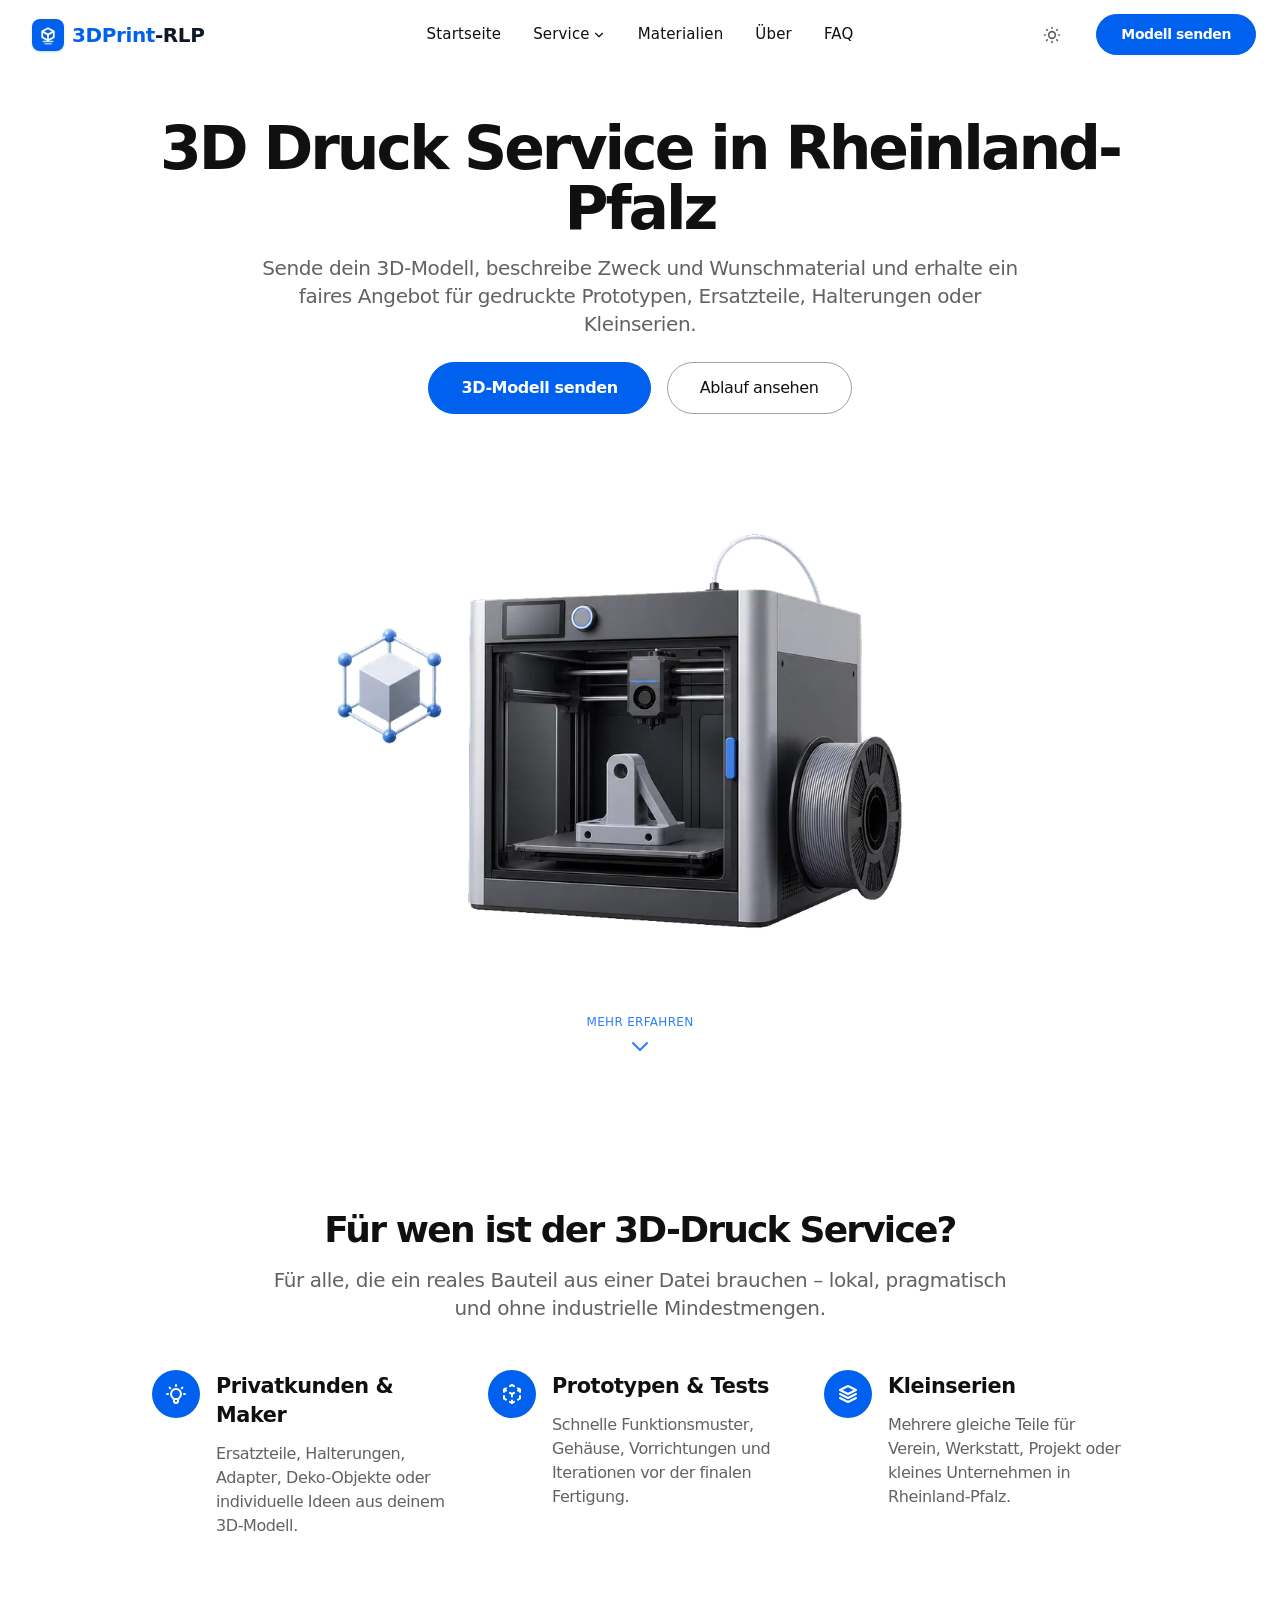
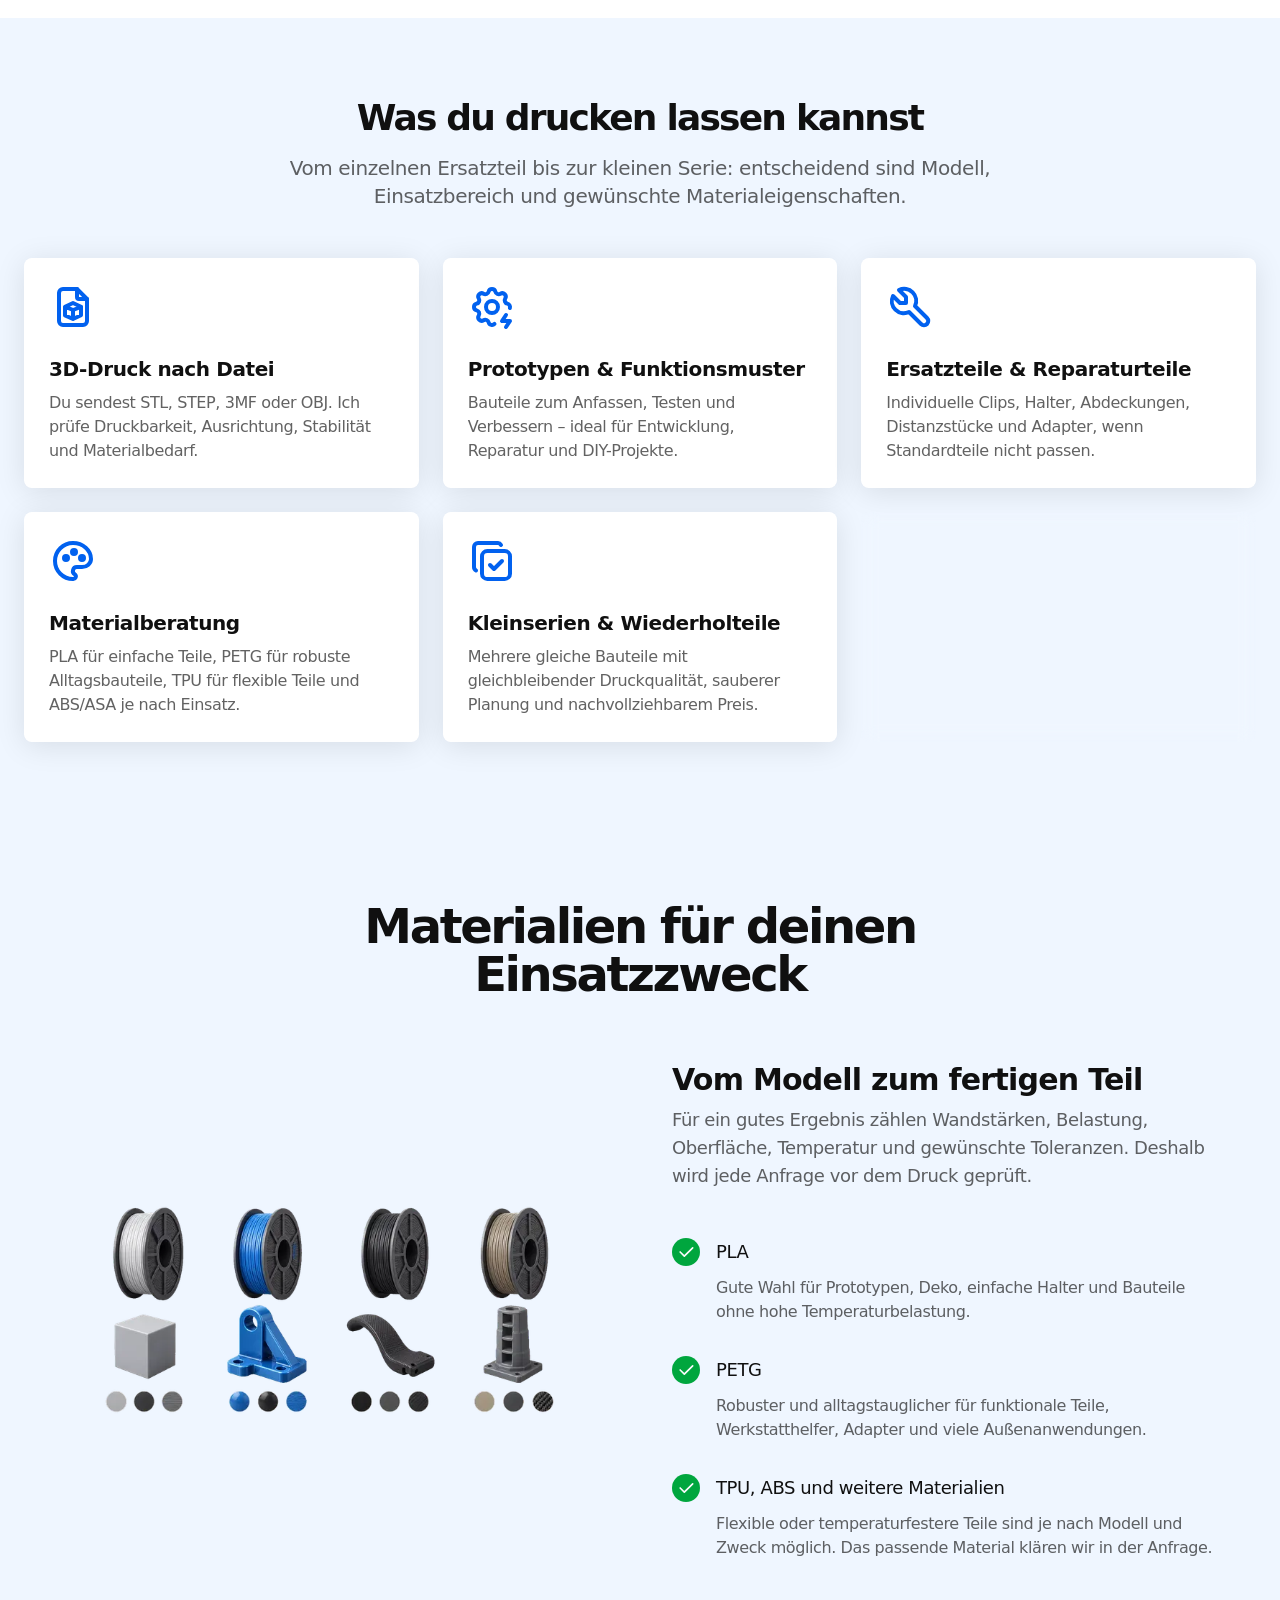
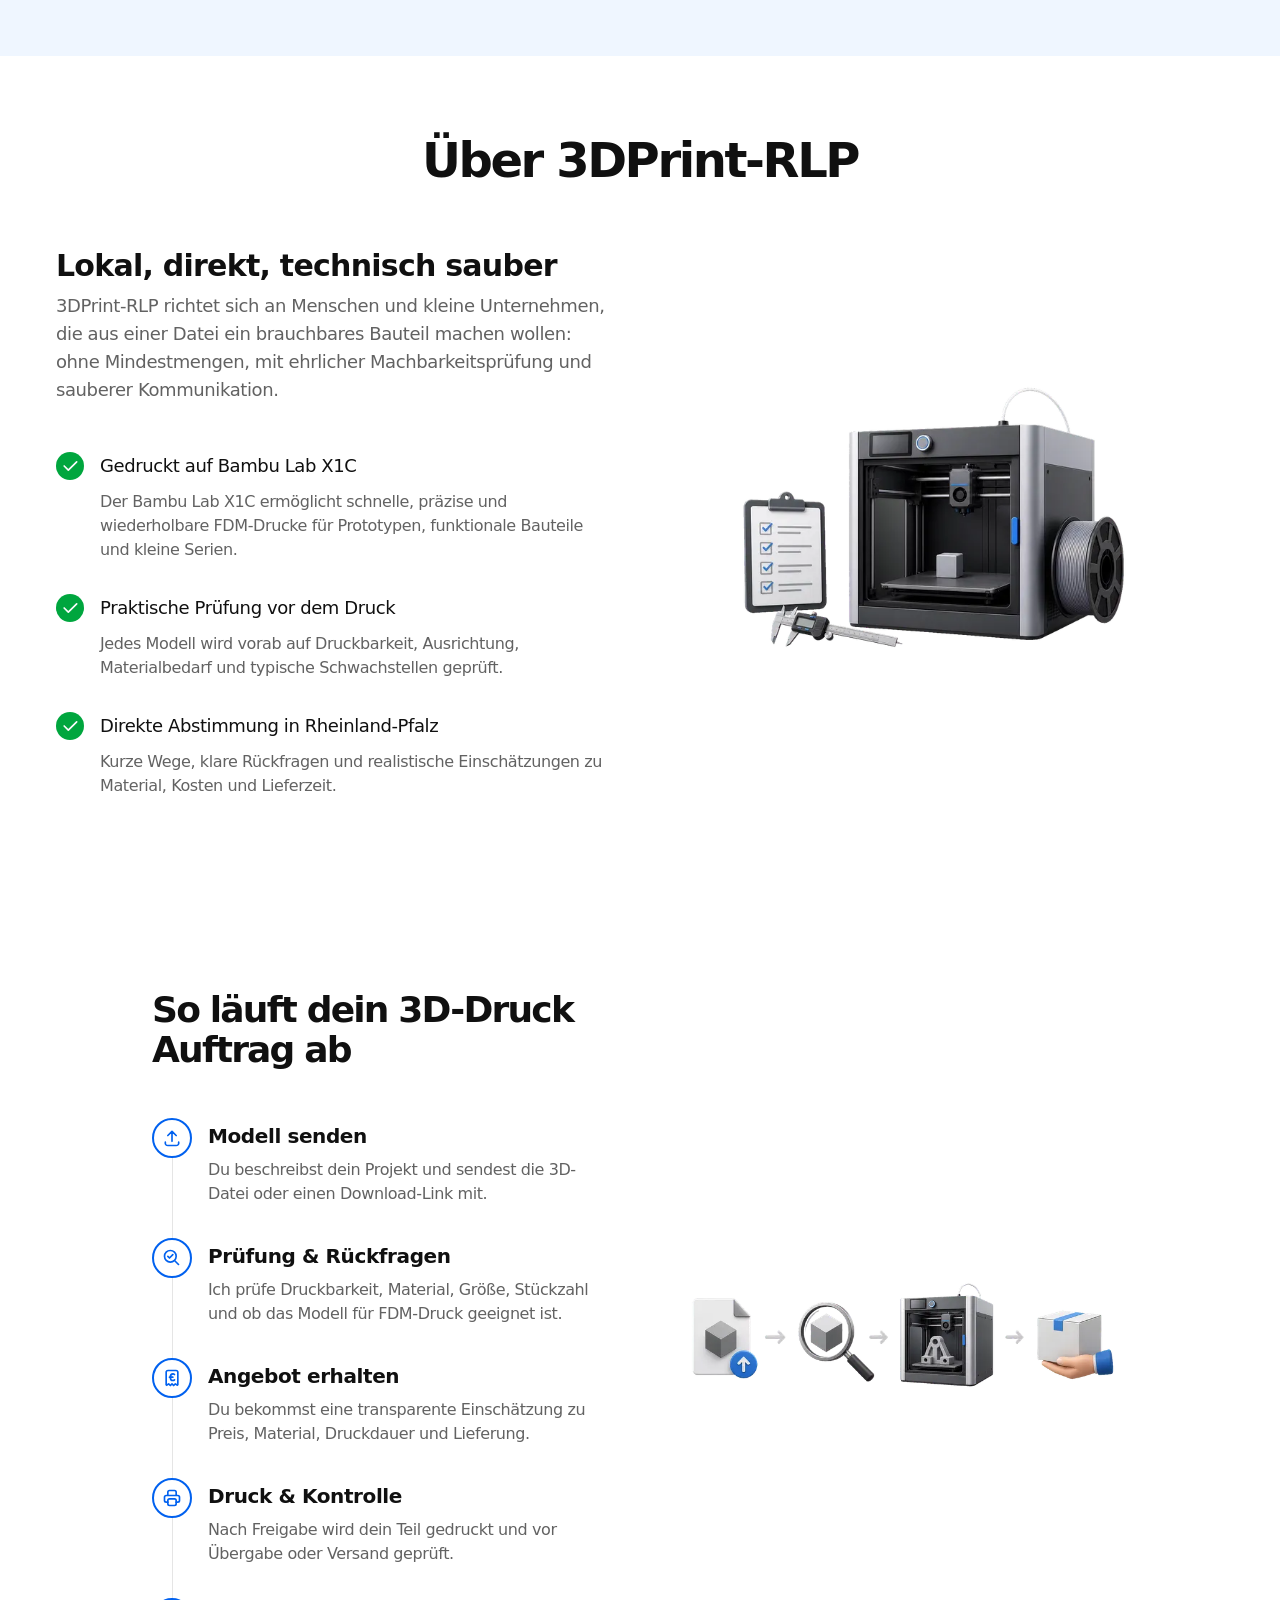
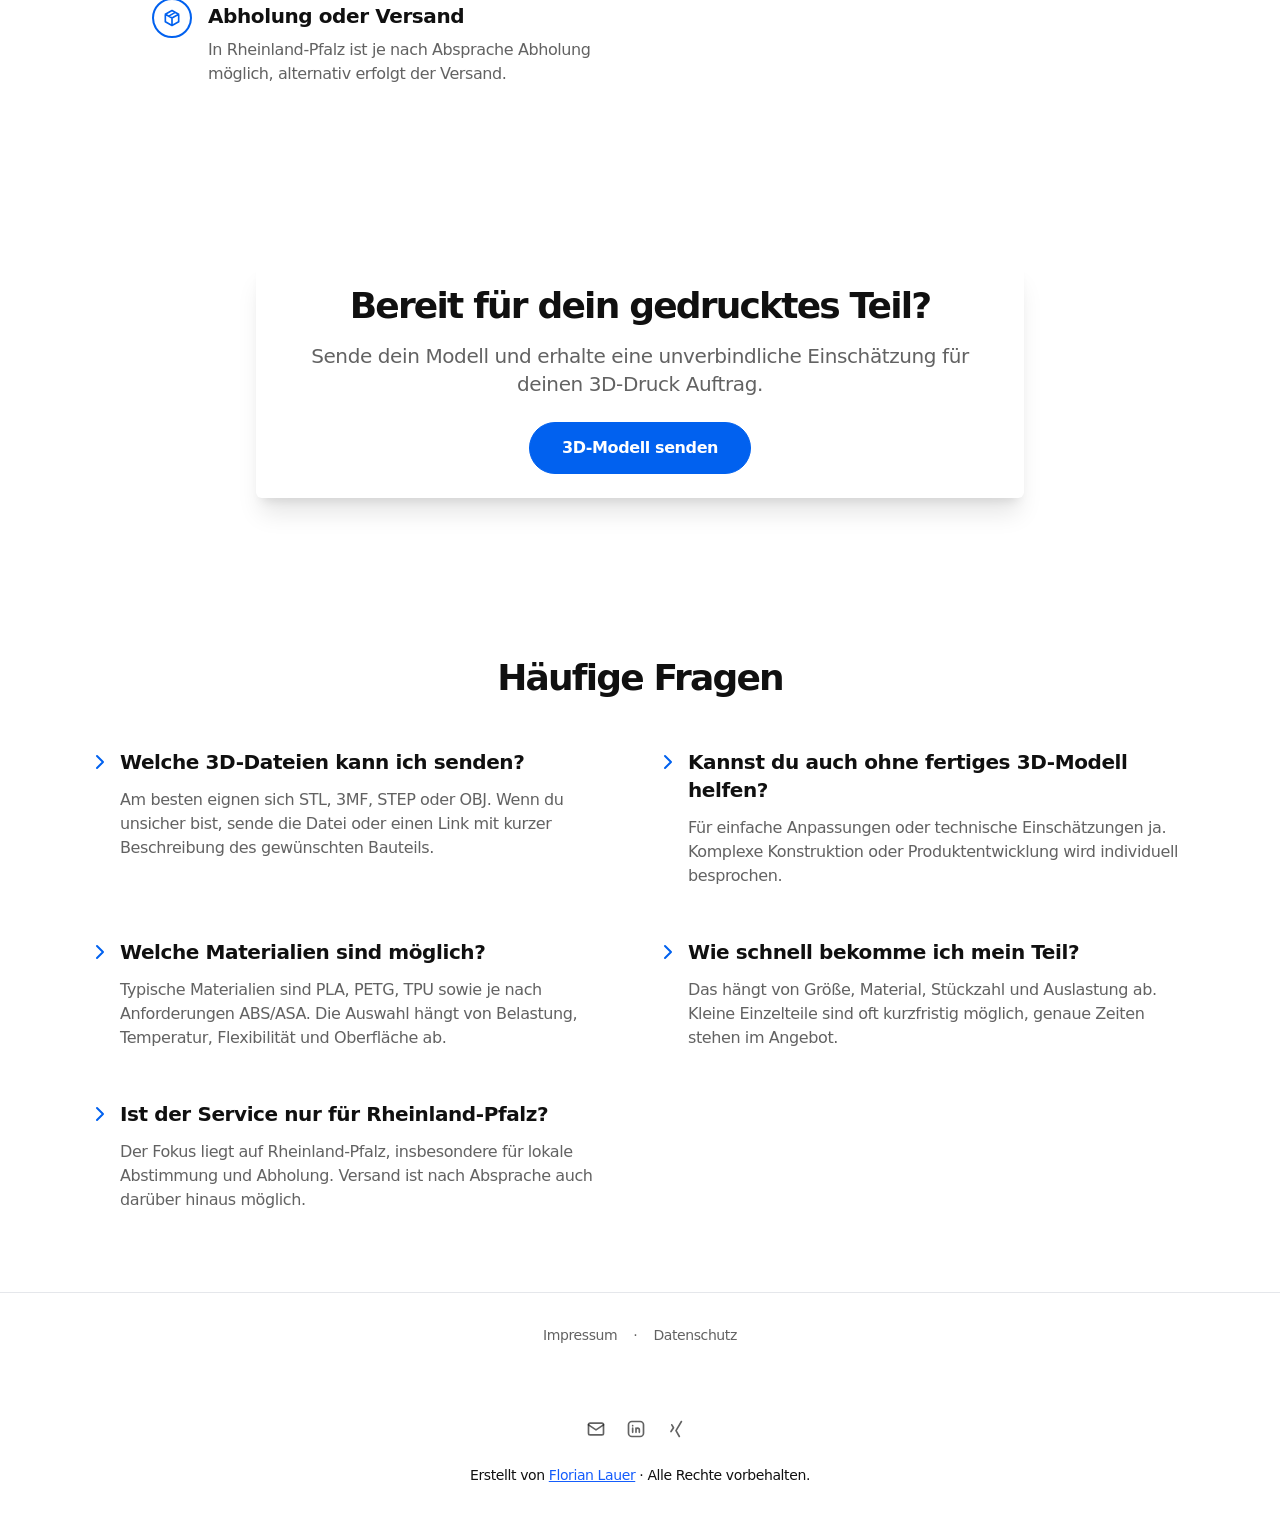
<file: index.html>
<!DOCTYPE html><html class="2xl:text-[20px]" dir="ltr" lang="de"><head><meta charset="UTF-8"><meta content="width=device-width,initial-scale=1" name="viewport"><link href="/sitemap-index.xml" rel="sitemap"><link href="[data-uri]" rel="shortcut icon"><link href="/_astro/favicon.B-3lZ6lV.svg" rel="icon" type="image/svg+xml"><link href="/_astro/favicon-16x16.CPQlSgik.png" rel="icon" sizes="16x16" type="image/png"><link href="/_astro/favicon-32x32.BfTQ4vm6.png" rel="icon" sizes="32x32" type="image/png"><link href="/_astro/apple-touch-icon.D1D8XJqk.png" rel="apple-touch-icon" sizes="180x180"><link href="/_astro/android-chrome-192x192.CGfPVZnA.png" rel="icon" sizes="192x192" type="image/png"><link href="/_astro/android-chrome-512x512.DG6S8uuY.png" rel="icon" sizes="512x512" type="image/png"><link href="/site.webmanifest" rel="manifest"><style>:root{--cc-font-family:'Inter Variable',sans-serif;--cc-modal-border-radius:1rem;--cc-btn-border-radius:9999px;--cc-bg:#ffffff;--cc-primary-color:#111827;--cc-secondary-color:#6b7280;--cc-btn-primary-bg:rgb(1 97 239);--cc-btn-primary-color:#ffffff;--cc-btn-primary-border-color:rgb(1 97 239);--cc-btn-primary-hover-bg:rgb(1 78 190);--cc-btn-primary-hover-color:#ffffff;--cc-btn-primary-hover-border-color:rgb(1 78 190);--cc-separator-border-color:#e5e7eb;--cc-footer-bg:#f9fafb;--cc-footer-border-color:#e5e7eb}#cc-main.cc--darkmode{--cc-bg:rgb(15 23 42);--cc-primary-color:rgb(229 236 246);--cc-secondary-color:rgb(148 163 184);--cc-btn-primary-bg:rgb(1 97 239);--cc-btn-primary-color:#ffffff;--cc-btn-primary-border-color:rgb(1 97 239);--cc-btn-primary-hover-bg:rgb(1 78 190);--cc-btn-primary-hover-color:#ffffff;--cc-btn-primary-hover-border-color:rgb(1 78 190);--cc-separator-border-color:rgb(255 255 255 / 8%);--cc-footer-bg:rgb(9 15 29);--cc-footer-border-color:rgb(255 255 255 / 8%);--cc-footer-color:rgb(148 163 184)}#cc-main .cm{box-shadow:0 4px 32px rgb(0 0 0 / 20%);border:1px solid var(--cc-separator-border-color)}#cc-main .cm__title{font-weight:600;font-size:1rem}#cc-main .cm__desc{font-size:.875rem;line-height:1.6}#cc-main .cm__btn{font-weight:500;font-size:.875rem}:root{--aw-font-sans:'Inter Variable';--aw-font-serif:'Inter Variable';--aw-font-heading:'Inter Variable';--aw-color-primary:rgb(1 97 239);--aw-color-secondary:rgb(1 84 207);--aw-color-accent:rgb(109 40 217);--aw-color-text-heading:rgb(0 0 0);--aw-color-text-default:rgb(16 16 16);--aw-color-text-muted:rgb(16 16 16 / 66%);--aw-color-bg-page:rgb(255 255 255);--aw-color-bg-page-dark:rgb(3 6 32)}.dark{--aw-font-sans:'Inter Variable';--aw-font-serif:'Inter Variable';--aw-font-heading:'Inter Variable';--aw-color-primary:rgb(1 97 239);--aw-color-secondary:rgb(1 84 207);--aw-color-accent:rgb(109 40 217);--aw-color-text-heading:rgb(247, 248, 248);--aw-color-text-default:rgb(229 236 246);--aw-color-text-muted:rgb(229 236 246 / 66%);--aw-color-bg-page:rgb(3 6 32)}</style><script>!function(){const e="system";function t(e){"dark"===e?document.documentElement.classList.add("dark"):document.documentElement.classList.remove("dark");const t=document.querySelectorAll("[data-aw-toggle-color-scheme] > input");t&&t.length&&t.forEach(t=>{t.checked="dark"!==e})}e&&e.endsWith(":only")||(localStorage.theme,0)?t(e.replace(":only","")):"dark"===localStorage.theme||!("theme"in localStorage)&&window.matchMedia("(prefers-color-scheme: dark)").matches?t("dark"):t("light")}()</script><title>3DPrint-RLP – 3D Druck Service in Rheinland-Pfalz</title><link href="https://www.3dprint-rlp.de" rel="canonical"><meta content="3D Druck Service in Rheinland-Pfalz: Sende dein 3D-Modell und erhalte ein Angebot für Prototypen, Ersatzteile, Halterungen und Kleinserien aus PLA, PETG, ABS oder TPU." name="description"><meta content="index, follow" name="robots"><meta content="3DPrint-RLP – 3D Druck Service in Rheinland-Pfalz" property="og:title"><meta content="website" property="og:type"><meta content="https://www.3dprint-rlp.de/_astro/hero-3dprint-rlp-minimal.CckD0odZ_Z41UoC.jpg" property="og:image"><meta content="https://www.3dprint-rlp.de" property="og:url"><meta content="3D Druck Service in Rheinland-Pfalz: Sende dein 3D-Modell und erhalte ein Angebot für Prototypen, Ersatzteile, Halterungen und Kleinserien aus PLA, PETG, ABS oder TPU." property="og:description"><meta content="de" property="og:locale"><meta content="3DPrint-RLP" property="og:site_name"><meta content="https://www.3dprint-rlp.de/_astro/hero-3dprint-rlp-minimal.CckD0odZ_Z41UoC.jpg" property="og:image:url"><meta content="1200" property="og:image:width"><meta content="626" property="og:image:height"><meta content="3DPrint-RLP – 3D Druck Service in Rheinland-Pfalz" property="og:image:alt"><meta content="summary_large_image" name="twitter:card"><meta content="@LauerFlorian" name="twitter:site"><meta content="@LauerFlorian" name="twitter:creator"><script data-id id="ga-init">if(document.getElementById("ga-init").dataset.id){var d=document.getElementById("ga-init").dataset.id;window.dataLayer=window.dataLayer||[],window.gtag=function(){dataLayer.push(arguments)},window.gtag("js",new Date),window.gtag("config",d)}</script><link href="https://images.unsplash.com" rel="preconnect"><script src="https://cloud.umami.is/script.js" data-website-id="01786d0e-2e12-4068-82dd-b2e217a2e656" defer="defer"></script><meta content="true" name="astro-view-transitions-enabled"><meta content="swap" name="astro-view-transitions-fallback"><script type="module" src="/_astro/ClientRouter.astro_astro_type_script_index_0_lang.CAqDO0tx.js"></script><link href="/_astro/Layout.C8nXGtP_.css" rel="stylesheet"><script type="module" src="/_astro/page.JYoqAuaC.js"></script></head><body class="antialiased bg-page text-default tracking-tight"><script type="module">function t(){const t=document.getElementById("cc-main");if(!t)return;const e=document.documentElement.classList.contains("dark");t.classList.toggle("cc--darkmode",e)}const c=new MutationObserver(t);c.observe(document.documentElement,{attributes:!0,attributeFilter:["class"]}),document.addEventListener("DOMContentLoaded",t)</script><header class="mx-auto w-full border-b border-gray-50/0 ease-in-out flex-none sticky top-0 transition-[opacity] z-40" data-aw-sticky-header="true" id="header"><div class="absolute inset-0"></div><div class="relative mx-auto md:px-6 text-default max-w-7xl md:grid md:grid-cols-3 md:items-center px-3 py-3 w-full"><div class="flex justify-between"><a class="flex items-center" href="/"><span class="flex items-center whitespace-nowrap gap-2 ml-2 rtl:ml-0 rtl:mr-2"><span class="flex items-center justify-center bg-primary h-8 rounded-lg shadow-blue-600/20 shadow-sm text-white w-8" aria-hidden="true"><svg class="w-6 h-6" viewBox="0 0 512 512" fill="none"><path d="M256 111 133 179l123 69 123-69-123-68Z" stroke="currentColor" stroke-width="38" stroke-linejoin="round"></path><path d="M133 179v126l123 69 123-69V179" stroke="currentColor" stroke-width="38" stroke-linejoin="round"></path><path d="M256 248v126" stroke="currentColor" stroke-width="38" stroke-linecap="round"></path><path d="M154 397h204" stroke="currentColor" stroke-width="32" stroke-linecap="round" opacity="0.78"></path><path d="M190 443h132" stroke="currentColor" stroke-width="32" stroke-linecap="round" opacity="0.62"></path></svg> </span><span class="font-bold text-2xl md:text-xl"><span class="text-primary">3DPrint</span><span class="dark:text-white text-gray-900">-RLP</span></span></span></a><div class="flex items-center md:hidden"><button class="flex items-center justify-center cursor-pointer flex-col group h-12 rounded w-12" type="button" aria-label="Toggle Menu" data-aw-toggle-menu><span class="sr-only">Toggle Menu</span> <span class="rounded-full bg-black dark:bg-white duration-200 ease h-0.5 my-1 opacity-80 transform transition w-6 group-[.expanded]:rotate-45 group-[.expanded]:translate-y-2.5" aria-hidden="true"></span> <span class="rounded-full bg-black dark:bg-white duration-200 ease h-0.5 my-1 opacity-80 transform transition w-6 group-[.expanded]:opacity-0" aria-hidden="true"></span> <span class="rounded-full bg-black dark:bg-white duration-200 ease h-0.5 my-1 opacity-80 transform transition w-6 group-[.expanded]:-rotate-45 group-[.expanded]:-translate-y-2.5" aria-hidden="true"></span></button></div></div><nav aria-label="Main navigation" class="items-center md:w-auto w-full hidden md:flex md:justify-self-center md:mx-5 md:overflow-visible overflow-x-hidden overflow-y-auto text-default"><ul class="flex flex-col md:flex-row font-medium md:justify-center md:self-center md:text-[0.9375rem] md:w-auto text-xl tracking-[0.01rem] w-full"><li class><a class="flex items-center whitespace-nowrap dark:hover:text-white hover:text-link px-4 py-3 aw-link-active" href="/">Startseite</a></li><li class="dropdown"><button class="flex items-center whitespace-nowrap dark:hover:text-white hover:text-link px-4 py-3" type="button">Service <svg class="rtl:ml-0 h-3.5 hidden md:inline ml-0.5 rtl:mr-0.5 w-3.5" data-icon="tabler:chevron-down" height="1em" width="1em"><symbol id="ai:tabler:chevron-down" viewBox="0 0 24 24"><path d="m6 9l6 6l6-6" stroke="currentColor" stroke-width="2" stroke-linecap="round" fill="none" stroke-linejoin="round"/></symbol><use href="#ai:tabler:chevron-down"></use></svg></button><ul class="dark:md:bg-dark drop-shadow-xl dropdown-menu font-medium md:absolute md:backdrop-blur-md md:bg-white/90 md:hidden md:min-w-[200px] md:pl-0 pl-4 rounded"><li><a class="block dark:hover:bg-gray-700 dark:hover:text-white first:rounded-t hover:text-link last:rounded-b md:hover:bg-gray-100 px-5 py-2 whitespace-no-wrap" href="/#fuer-wen">Für wen?</a></li><li><a class="block dark:hover:bg-gray-700 dark:hover:text-white first:rounded-t hover:text-link last:rounded-b md:hover:bg-gray-100 px-5 py-2 whitespace-no-wrap" href="/#leistungen">Leistungen</a></li><li><a class="block dark:hover:bg-gray-700 dark:hover:text-white first:rounded-t hover:text-link last:rounded-b md:hover:bg-gray-100 px-5 py-2 whitespace-no-wrap" href="/#ablauf">Ablauf</a></li></ul></li><li class><a class="flex items-center whitespace-nowrap dark:hover:text-white hover:text-link px-4 py-3" href="/#materialien">Materialien</a></li><li class><a class="flex items-center whitespace-nowrap dark:hover:text-white hover:text-link px-4 py-3" href="/#ueber-mich">Über</a></li><li class><a class="flex items-center whitespace-nowrap dark:hover:text-white hover:text-link px-4 py-3" href="/#faq">FAQ</a></li></ul></nav><div class="items-center md:self-center bottom-0 fixed hidden justify-end left-0 md:flex md:justify-self-end md:mb-0 md:p-0 md:static md:w-auto p-3 rtl:left-auto rtl:right-0 w-full"><div class="flex items-center justify-between md:w-auto w-full"><div class="flex"><button class="items-center rounded-lg dark:focus:ring-gray-700 dark:hover:bg-gray-700 dark:text-gray-400 focus:outline-none focus:ring-4 focus:ring-gray-200 hover:bg-gray-100 inline-flex p-2.5 text-muted text-sm" type="button" aria-label="Toggle between Dark and Light mode" data-aw-toggle-color-scheme><svg class="w-6 h-6 md:h-5 md:inline-block md:w-5" data-icon="tabler:sun" height="1em" width="1em"><symbol id="ai:tabler:sun" viewBox="0 0 24 24"><path d="M8 12a4 4 0 1 0 8 0a4 4 0 1 0-8 0m-5 0h1m8-9v1m8 8h1m-9 8v1M5.6 5.6l.7.7m12.1-.7l-.7.7m0 11.4l.7.7m-12.1-.7l-.7.7" stroke="currentColor" stroke-width="2" stroke-linecap="round" fill="none" stroke-linejoin="round"/></symbol><use href="#ai:tabler:sun"></use></svg></button></div><span class="rtl:ml-0 ml-4 rtl:mr-4"><a class="btn-primary font-semibold md:px-6 ml-2 px-5.5 py-2.5 shadow-none text-sm w-auto" href="/form">Modell senden</a></span></div></div></div></header><main><section class="flex flex-col relative md:-mt-[76px] min-h-screen not-prose"><div class="absolute inset-0 pointer-events-none" aria-hidden="true"></div><div class="flex flex-col relative flex-1 max-w-7xl mx-auto px-4 sm:px-6 w-full"><div class="pointer-events-none md:pt-[76px] pt-0"></div><div class="flex flex-col flex-1 justify-between md:py-12 py-8"><div class="mx-auto max-w-5xl md:pb-16 pb-10 text-center"><h1 class="intersect-once motion-safe:md:intersect:animate-fade motion-safe:md:opacity-0 intersect-quarter dark:text-gray-200 font-bold font-heading leading-tighter mb-4 md:text-6xl text-5xl tracking-tighter">3D Druck Service in Rheinland-Pfalz</h1><div class="mx-auto max-w-3xl"><p class="text-muted text-xl dark:text-slate-300 intersect-once intersect-quarter mb-6 motion-safe:md:intersect:animate-fade motion-safe:md:opacity-0">Sende dein 3D-Modell, beschreibe Zweck und Wunschmaterial und erhalte ein faires Angebot für gedruckte Prototypen, Ersatzteile, Halterungen oder Kleinserien.</p><div class="flex flex-col intersect-once intersect-quarter motion-safe:md:intersect:animate-fade motion-safe:md:opacity-0 flex-nowrap gap-4 m-auto max-w-xs sm:flex-row sm:justify-center sm:max-w-md"><div class="flex w-full sm:w-auto"><a class="btn-primary sm:mb-0 w-full" href="/form">3D-Modell senden</a></div><div class="flex w-full sm:w-auto"><a class="sm:mb-0 w-full btn-secondary" href="/#ablauf">Ablauf ansehen</a></div></div></div></div><div class="intersect-once motion-safe:md:intersect:animate-fade motion-safe:md:opacity-0 intersect-quarter intersect-no-queue"><div class="relative m-auto max-w-3xl"><img alt="3D Druck Service in Rheinland-Pfalz mit 3D-Drucker und gedruckten Bauteilen" class="mx-auto w-full h-auto max-w-[480px] rounded-md sm:max-w-full" decoding="async" height="1024" loading="eager" sizes="(max-width: 767px) 400px, (max-width: 1023px) 768px, 1024px" src="/_astro/hero-3dprint-rlp-minimal.CckD0odZ_ZMwYH8.webp" srcset="/_astro/hero-3dprint-rlp-minimal.CckD0odZ_Ca4mM.webp 400w, /_astro/hero-3dprint-rlp-minimal.CckD0odZ_1eFU4U.webp 768w, /_astro/hero-3dprint-rlp-minimal.CckD0odZ_Z1BWvUC.webp 1024w" style="object-fit:contain;object-position:center;max-width:1536px;max-height:1024px;aspect-ratio:1.5;width:100%" width="1536" fetchpriority="high"></div></div><div class="flex justify-center duration-500 py-6 transition-opacity" id="scroll-hint"><a class="flex items-center flex-col group gap-1 hover:text-blue-400 text-blue-500 transition-colors" href="#fuer-wen" aria-label="Weiter nach unten"><span class="text-xs tracking-wide uppercase">Mehr erfahren</span> <svg class="w-6 h-6 animate-bounce" viewBox="0 0 24 24" fill="none" stroke="currentColor" stroke-width="2" xmlns="http://www.w3.org/2000/svg"><path d="M19 9l-7 7-7-7" stroke-linecap="round" stroke-linejoin="round"></path></svg></a></div></div></div></section><script type="module">const t=document.getElementById("scroll-hint");t&&window.addEventListener("scroll",()=>{t.style.opacity=window.scrollY>80?"0":"1"},{passive:!0})</script><section class="relative not-prose scroll-mt-[72px]" id="fuer-wen"><div class="absolute inset-0 pointer-events-none -z-[1]" aria-hidden="true"><div class="absolute inset-0"></div></div><div class="intersect-once motion-safe:md:intersect:animate-fade motion-safe:md:opacity-0 intersect-quarter intersect-no-queue relative mx-auto px-4 lg:py-20 md:px-6 md:py-16 py-12 text-default max-w-5xl"><div class="text-center md:mx-auto mb-8 md:mb-12 max-w-3xl"><h2 class="font-bold font-heading leading-tighter tracking-tighter text-heading md:text-4xl text-3xl">Für wen ist der 3D-Druck Service?</h2><p class="text-muted text-xl mt-4">Für alle, die ein reales Bauteil aus einer Datei brauchen – lokal, pragmatisch und ohne industrielle Mindestmengen.</p></div><div class="mx-auto gap-8 grid md:gap-y-12 sm:grid-cols-2 lg:grid-cols-3"><div class="intersect-once motion-safe:md:intersect:animate-fade motion-safe:md:opacity-0"><div class="flex flex-row max-w-md"><div class="flex justify-center"><svg class="rounded-full rtl:mr-0 rtl:mr-0 h-7 mr-2 rtl:ml-2 w-7 bg-primary md:h-12 md:p-3 md:w-12 mr-4 p-2 rtl:ml-4 text-white" data-icon="tabler:bulb" height="1em" width="1em"><symbol id="ai:tabler:bulb" viewBox="0 0 24 24"><path d="M3 12h1m8-9v1m8 8h1M5.6 5.6l.7.7m12.1-.7l-.7.7M9 16a5 5 0 1 1 6 0a3.5 3.5 0 0 0-1 3a2 2 0 0 1-4 0a3.5 3.5 0 0 0-1-3m.7 1h4.6" stroke="currentColor" stroke-width="2" stroke-linecap="round" fill="none" stroke-linejoin="round"/></symbol><use href="#ai:tabler:bulb"></use></svg></div><div class="mt-0.5"><h3 class="font-bold text-xl md:text-[1.3rem]">Privatkunden &amp; Maker</h3><p class="text-muted mt-3">Ersatzteile, Halterungen, Adapter, Deko-Objekte oder individuelle Ideen aus deinem 3D-Modell.</p></div></div></div><div class="intersect-once motion-safe:md:intersect:animate-fade motion-safe:md:opacity-0"><div class="flex flex-row max-w-md"><div class="flex justify-center"><svg class="rounded-full rtl:mr-0 rtl:mr-0 h-7 mr-2 rtl:ml-2 w-7 bg-primary md:h-12 md:p-3 md:w-12 mr-4 p-2 rtl:ml-4 text-white" data-icon="tabler:3d-cube-sphere" height="1em" width="1em"><symbol id="ai:tabler:3d-cube-sphere" viewBox="0 0 24 24"><path d="m6 17.6l-2-1.1V14m0-4V7.5l2-1.1m4-2.3L12 3l2 1.1m4 2.3l2 1.1V10m0 4v2.5l-2 1.12m-4 2.28L12 21l-2-1.1m2-7.9l2-1.1m4-2.3l2-1.1M12 12v2.5m0 4V21m0-9l-2-1.12M6 8.6L4 7.5" stroke="currentColor" stroke-width="2" stroke-linecap="round" fill="none" stroke-linejoin="round"/></symbol><use href="#ai:tabler:3d-cube-sphere"></use></svg></div><div class="mt-0.5"><h3 class="font-bold text-xl md:text-[1.3rem]">Prototypen &amp; Tests</h3><p class="text-muted mt-3">Schnelle Funktionsmuster, Gehäuse, Vorrichtungen und Iterationen vor der finalen Fertigung.</p></div></div></div><div class="intersect-once motion-safe:md:intersect:animate-fade motion-safe:md:opacity-0"><div class="flex flex-row max-w-md"><div class="flex justify-center"><svg class="rounded-full rtl:mr-0 rtl:mr-0 h-7 mr-2 rtl:ml-2 w-7 bg-primary md:h-12 md:p-3 md:w-12 mr-4 p-2 rtl:ml-4 text-white" data-icon="tabler:stack-2" height="1em" width="1em"><symbol id="ai:tabler:stack-2" viewBox="0 0 24 24"><path d="M12 4L4 8l8 4l8-4zm-8 8l8 4l8-4M4 16l8 4l8-4" stroke="currentColor" stroke-width="2" stroke-linecap="round" fill="none" stroke-linejoin="round"/></symbol><use href="#ai:tabler:stack-2"></use></svg></div><div class="mt-0.5"><h3 class="font-bold text-xl md:text-[1.3rem]">Kleinserien</h3><p class="text-muted mt-3">Mehrere gleiche Teile für Verein, Werkstatt, Projekt oder kleines Unternehmen in Rheinland-Pfalz.</p></div></div></div></div></div></section><section class="relative not-prose scroll-mt-[72px]" id="leistungen"><div class="absolute inset-0 pointer-events-none -z-[1]" aria-hidden="true"><div class="absolute inset-0 bg-blue-50 dark:bg-transparent"></div></div><div class="intersect-once motion-safe:md:intersect:animate-fade motion-safe:md:opacity-0 intersect-quarter intersect-no-queue relative mx-auto px-4 lg:py-20 md:px-6 md:py-16 py-12 text-default max-w-7xl"><div class="text-center md:mx-auto mb-8 md:mb-12 max-w-3xl"><h2 class="font-bold font-heading leading-tighter tracking-tighter text-heading md:text-4xl text-3xl">Was du drucken lassen kannst</h2><p class="text-muted text-xl mt-4">Vom einzelnen Ersatzteil bis zur kleinen Serie: entscheidend sind Modell, Einsatzbereich und gewünschte Materialeigenschaften.</p></div><div class="grid sm:grid-cols-2 lg:grid-cols-3 gap-4 gap-x-12 md:gap-6"><div class="flex flex-col relative backdrop-blur bg-white border border-[#ffffff29] dark:bg-slate-900 dark:shadow-[0_4px_30px_rgba(0,0,0,0.1)] intersect-no-queue intersect-once intersect-quarter motion-safe:md:intersect:animate-fade motion-safe:md:opacity-0 p-6 rounded-lg shadow-[0_4px_30px_rgba(0,0,0,0.1)]"><svg class="text-primary h-12 mb-6 w-12" data-icon="tabler:file-3d" height="1em" width="1em"><symbol id="ai:tabler:file-3d" viewBox="0 0 24 24"><g fill="none" stroke="currentColor" stroke-linecap="round" stroke-linejoin="round" stroke-width="2"><path d="M14 3v4a1 1 0 0 0 1 1h4"/><path d="M17 21H7a2 2 0 0 1-2-2V5a2 2 0 0 1 2-2h7l5 5v11a2 2 0 0 1-2 2m-5-7.5l4-1.5"/><path d="m8 11.846l4 1.654V18l4-1.846v-4.308L12 10zM8 12v4.2l4 1.8"/></g></symbol><use href="#ai:tabler:file-3d"></use></svg><div class="font-bold text-xl">3D-Druck nach Datei</div><p class="text-muted mt-2">Du sendest STL, STEP, 3MF oder OBJ. Ich prüfe Druckbarkeit, Ausrichtung, Stabilität und Materialbedarf.</p></div><div class="flex flex-col relative backdrop-blur bg-white border border-[#ffffff29] dark:bg-slate-900 dark:shadow-[0_4px_30px_rgba(0,0,0,0.1)] intersect-no-queue intersect-once intersect-quarter motion-safe:md:intersect:animate-fade motion-safe:md:opacity-0 p-6 rounded-lg shadow-[0_4px_30px_rgba(0,0,0,0.1)]"><svg class="text-primary h-12 mb-6 w-12" data-icon="tabler:settings-bolt" height="1em" width="1em"><symbol id="ai:tabler:settings-bolt" viewBox="0 0 24 24"><g fill="none" stroke="currentColor" stroke-linecap="round" stroke-linejoin="round" stroke-width="2"><path d="M13.256 20.473c-.855.907-2.583.643-2.931-.79a1.724 1.724 0 0 0-2.573-1.066c-1.543.94-3.31-.826-2.37-2.37a1.724 1.724 0 0 0-1.065-2.572c-1.756-.426-1.756-2.924 0-3.35a1.724 1.724 0 0 0 1.066-2.573c-.94-1.543.826-3.31 2.37-2.37c1 .608 2.296.07 2.572-1.065c.426-1.756 2.924-1.756 3.35 0a1.724 1.724 0 0 0 2.573 1.066c1.543-.94 3.31.826 2.37 2.37a1.724 1.724 0 0 0 1.065 2.572c1.07.26 1.488 1.29 1.254 2.15M19 16l-2 3h4l-2 3"/><path d="M9 12a3 3 0 1 0 6 0a3 3 0 0 0-6 0"/></g></symbol><use href="#ai:tabler:settings-bolt"></use></svg><div class="font-bold text-xl">Prototypen &amp; Funktionsmuster</div><p class="text-muted mt-2">Bauteile zum Anfassen, Testen und Verbessern – ideal für Entwicklung, Reparatur und DIY-Projekte.</p></div><div class="flex flex-col relative backdrop-blur bg-white border border-[#ffffff29] dark:bg-slate-900 dark:shadow-[0_4px_30px_rgba(0,0,0,0.1)] intersect-no-queue intersect-once intersect-quarter motion-safe:md:intersect:animate-fade motion-safe:md:opacity-0 p-6 rounded-lg shadow-[0_4px_30px_rgba(0,0,0,0.1)]"><svg class="text-primary h-12 mb-6 w-12" data-icon="tabler:tool" height="1em" width="1em"><symbol id="ai:tabler:tool" viewBox="0 0 24 24"><path d="M7 10h3V7L6.5 3.5a6 6 0 0 1 8 8l6 6a2 2 0 0 1-3 3l-6-6a6 6 0 0 1-8-8z" stroke="currentColor" stroke-width="2" stroke-linecap="round" fill="none" stroke-linejoin="round"/></symbol><use href="#ai:tabler:tool"></use></svg><div class="font-bold text-xl">Ersatzteile &amp; Reparaturteile</div><p class="text-muted mt-2">Individuelle Clips, Halter, Abdeckungen, Distanzstücke und Adapter, wenn Standardteile nicht passen.</p></div><div class="flex flex-col relative backdrop-blur bg-white border border-[#ffffff29] dark:bg-slate-900 dark:shadow-[0_4px_30px_rgba(0,0,0,0.1)] intersect-no-queue intersect-once intersect-quarter motion-safe:md:intersect:animate-fade motion-safe:md:opacity-0 p-6 rounded-lg shadow-[0_4px_30px_rgba(0,0,0,0.1)]"><svg class="text-primary h-12 mb-6 w-12" data-icon="tabler:palette" height="1em" width="1em"><symbol id="ai:tabler:palette" viewBox="0 0 24 24"><g fill="none" stroke="currentColor" stroke-linecap="round" stroke-linejoin="round" stroke-width="2"><path d="M12 21a9 9 0 0 1 0-18c4.97 0 9 3.582 9 8c0 1.06-.474 2.078-1.318 2.828S17.693 15 16.5 15H14a2 2 0 0 0-1 3.75A1.3 1.3 0 0 1 12 21"/><path d="M7.5 10.5a1 1 0 1 0 2 0a1 1 0 1 0-2 0m4-3a1 1 0 1 0 2 0a1 1 0 1 0-2 0m4 3a1 1 0 1 0 2 0a1 1 0 1 0-2 0"/></g></symbol><use href="#ai:tabler:palette"></use></svg><div class="font-bold text-xl">Materialberatung</div><p class="text-muted mt-2">PLA für einfache Teile, PETG für robuste Alltagsbauteile, TPU für flexible Teile und ABS/ASA je nach Einsatz.</p></div><div class="flex flex-col relative backdrop-blur bg-white border border-[#ffffff29] dark:bg-slate-900 dark:shadow-[0_4px_30px_rgba(0,0,0,0.1)] intersect-no-queue intersect-once intersect-quarter motion-safe:md:intersect:animate-fade motion-safe:md:opacity-0 p-6 rounded-lg shadow-[0_4px_30px_rgba(0,0,0,0.1)]"><svg class="text-primary h-12 mb-6 w-12" data-icon="tabler:copy-check" height="1em" width="1em"><symbol id="ai:tabler:copy-check" viewBox="0 0 24 24"><g fill="none" stroke="currentColor" stroke-linecap="round" stroke-linejoin="round" stroke-width="2"><path d="M7 9.667A2.667 2.667 0 0 1 9.667 7h8.666A2.667 2.667 0 0 1 21 9.667v8.666A2.667 2.667 0 0 1 18.333 21H9.667A2.667 2.667 0 0 1 7 18.333z"/><path d="M4.012 16.737A2 2 0 0 1 3 15V5c0-1.1.9-2 2-2h10c.75 0 1.158.385 1.5 1M11 14l2 2l4-4"/></g></symbol><use href="#ai:tabler:copy-check"></use></svg><div class="font-bold text-xl">Kleinserien &amp; Wiederholteile</div><p class="text-muted mt-2">Mehrere gleiche Bauteile mit gleichbleibender Druckqualität, sauberer Planung und nachvollziehbarem Preis.</p></div><div class="flex flex-col relative backdrop-blur bg-white border border-[#ffffff29] dark:bg-slate-900 dark:shadow-[0_4px_30px_rgba(0,0,0,0.1)] intersect-no-queue intersect-once intersect-quarter motion-safe:md:intersect:animate-fade motion-safe:md:opacity-0 p-6 rounded-lg shadow-[0_4px_30px_rgba(0,0,0,0.1)]"><svg class="text-primary h-12 mb-6 w-12" data-icon="tabler:map-pin" height="1em" width="1em"><symbol id="ai:tabler:map-pin" viewBox="0 0 24 24"><g fill="none" stroke="currentColor" stroke-linecap="round" stroke-linejoin="round" stroke-width="2"><path d="M9 11a3 3 0 1 0 6 0a3 3 0 0 0-6 0"/><path d="M17.657 16.657L13.414 20.9a2 2 0 0 1-2.827 0l-4.244-4.243a8 8 0 1 1 11.314 0"/></g></symbol><use href="#ai:tabler:map-pin"></use></svg><div class="font-bold text-xl">Lokaler Service in RLP</div><p class="text-muted mt-2">Anfragen aus Rheinland-Pfalz mit unkomplizierter Abstimmung, Versand oder Abholung nach Vereinbarung.</p></div></div></div></section><section class="relative not-prose scroll-mt-[72px]" id="materialien"><div class="absolute inset-0 pointer-events-none -z-[1]" aria-hidden="true"><div class="absolute inset-0 bg-blue-50 dark:bg-transparent"></div></div><div class="intersect-once motion-safe:md:intersect:animate-fade motion-safe:md:opacity-0 intersect-quarter intersect-no-queue relative mx-auto px-4 lg:py-20 md:px-6 md:py-16 py-12 text-default max-w-7xl"><div class="text-center md:mx-auto mb-8 md:mb-12 lg:max-w-2xl max-w-xl sm:mx-auto"><h2 class="font-bold font-heading leading-tighter tracking-tighter text-heading mb-4 text-4xl md:text-5xl">Materialien für deinen Einsatzzweck</h2></div><div class="mx-auto max-w-7xl md:px-8 p-4"><div class="md:flex md:gap-16 md:flex-row-reverse"><div class="self-center md:basis-1/2"><div class="mb-12 dark:text-slate-400 text-lg"><h3 class="font-bold text-2xl dark:text-white mb-2 sm:text-3xl tracking-tight">Vom Modell zum fertigen Teil</h3><p class="text-muted dark:text-slate-400">Für ein gutes Ergebnis zählen Wandstärken, Belastung, Oberfläche, Temperatur und gewünschte Toleranzen. Deshalb wird jede Anfrage vor dem Druck geprüft.</p></div><div class="mx-auto gap-8 grid gap-y-4 md:gap-y-8"><div class="intersect-once motion-safe:md:intersect:animate-fade motion-safe:md:opacity-0"><div class="flex flex-row max-w-none"><div class="flex justify-center"><svg class="flex items-center justify-center bg-green-600 dark:bg-green-700 h-7 mr-2 p-1 rounded-full rtl:ml-2 rtl:mr-0 text-gray-50 w-7" data-icon="tabler:check" height="1em" width="1em" viewBox="0 0 24 24"><use href="#ai:tabler:check"></use></svg></div><div class="mt-0.5"><h3 class="rtl:ml-0 ml-2 rtl:mr-2 dark:text-white font-medium leading-6 text-lg">PLA</h3><p class="text-muted mt-3 dark:text-slate-400 ml-2 rtl:ml-0 rtl:mr-2">Gute Wahl für Prototypen, Deko, einfache Halter und Bauteile ohne hohe Temperaturbelastung.</p></div></div></div><div class="intersect-once motion-safe:md:intersect:animate-fade motion-safe:md:opacity-0"><div class="flex flex-row max-w-none"><div class="flex justify-center"><svg class="flex items-center justify-center bg-green-600 dark:bg-green-700 h-7 mr-2 p-1 rounded-full rtl:ml-2 rtl:mr-0 text-gray-50 w-7" data-icon="tabler:check" height="1em" width="1em" viewBox="0 0 24 24"><use href="#ai:tabler:check"></use></svg></div><div class="mt-0.5"><h3 class="rtl:ml-0 ml-2 rtl:mr-2 dark:text-white font-medium leading-6 text-lg">PETG</h3><p class="text-muted mt-3 dark:text-slate-400 ml-2 rtl:ml-0 rtl:mr-2">Robuster und alltagstauglicher für funktionale Teile, Werkstatthelfer, Adapter und viele Außenanwendungen.</p></div></div></div><div class="intersect-once motion-safe:md:intersect:animate-fade motion-safe:md:opacity-0"><div class="flex flex-row max-w-none"><div class="flex justify-center"><svg class="flex items-center justify-center bg-green-600 dark:bg-green-700 h-7 mr-2 p-1 rounded-full rtl:ml-2 rtl:mr-0 text-gray-50 w-7" data-icon="tabler:check" height="1em" width="1em" viewBox="0 0 24 24"><use href="#ai:tabler:check"></use></svg></div><div class="mt-0.5"><h3 class="rtl:ml-0 ml-2 rtl:mr-2 dark:text-white font-medium leading-6 text-lg">TPU, ABS und weitere Materialien</h3><p class="text-muted mt-3 dark:text-slate-400 ml-2 rtl:ml-0 rtl:mr-2">Flexible oder temperaturfestere Teile sind je nach Modell und Zweck möglich. Das passende Material klären wir in der Anfrage.</p></div></div></div></div></div><div class="flex items-center justify-center md:basis-1/2 md:mt-0 md:self-center mt-10" aria-hidden="true"><div class="relative m-auto max-w-4xl"><img alt="Minimalistische 3D Druck Materialillustration mit Filamenten, Musterteilen und Materialproben" class="mx-auto w-full h-auto object-contain" decoding="async" height="887" loading="lazy" sizes="(max-width: 768px) 100vw, 50vw" src="/_astro/materials-3dprint-rlp-minimal.BLHiYAuv_Z16Vc6l.webp" srcset="/_astro/materials-3dprint-rlp-minimal.BLHiYAuv_Z2vUPpM.webp 400w, /_astro/materials-3dprint-rlp-minimal.BLHiYAuv_ZaWTM4.webp 768w, /_astro/materials-3dprint-rlp-minimal.BLHiYAuv_Z25BHzu.webp 1024w" style="object-fit:contain;object-position:center;width:100%;height:auto;aspect-ratio:2" width="1774"></div></div></div></div></div></section><section class="relative not-prose scroll-mt-[72px]" id="ueber-mich"><div class="absolute inset-0 pointer-events-none -z-[1]" aria-hidden="true"><div class="absolute inset-0"></div></div><div class="intersect-once motion-safe:md:intersect:animate-fade motion-safe:md:opacity-0 intersect-quarter intersect-no-queue relative mx-auto px-4 lg:py-20 md:px-6 md:py-16 py-12 text-default max-w-7xl"><div class="text-center md:mx-auto mb-8 md:mb-12 lg:max-w-2xl max-w-xl sm:mx-auto"><h2 class="font-bold font-heading leading-tighter tracking-tighter text-heading mb-4 text-4xl md:text-5xl">Über 3DPrint-RLP</h2></div><div class="mx-auto max-w-7xl md:px-8 p-4"><div class="md:flex md:gap-16"><div class="self-center md:basis-1/2"><div class="mb-12 dark:text-slate-400 text-lg"><h3 class="font-bold text-2xl dark:text-white mb-2 sm:text-3xl tracking-tight">Lokal, direkt, technisch sauber</h3><p class="text-muted dark:text-slate-400">3DPrint-RLP richtet sich an Menschen und kleine Unternehmen, die aus einer Datei ein brauchbares Bauteil machen wollen: ohne Mindestmengen, mit ehrlicher Machbarkeitsprüfung und sauberer Kommunikation.</p></div><div class="mx-auto gap-8 grid gap-y-4 md:gap-y-8"><div class="intersect-once motion-safe:md:intersect:animate-fade motion-safe:md:opacity-0"><div class="flex flex-row max-w-none"><div class="flex justify-center"><svg class="flex items-center justify-center bg-green-600 dark:bg-green-700 h-7 mr-2 p-1 rounded-full rtl:ml-2 rtl:mr-0 text-gray-50 w-7" data-icon="tabler:check" height="1em" width="1em"><symbol id="ai:tabler:check" viewBox="0 0 24 24"><path d="m5 12l5 5L20 7" stroke="currentColor" stroke-width="2" stroke-linecap="round" fill="none" stroke-linejoin="round"/></symbol><use href="#ai:tabler:check"></use></svg></div><div class="mt-0.5"><h3 class="rtl:ml-0 ml-2 rtl:mr-2 dark:text-white font-medium leading-6 text-lg">Gedruckt auf Bambu Lab X1C</h3><p class="text-muted mt-3 dark:text-slate-400 ml-2 rtl:ml-0 rtl:mr-2">Der Bambu Lab X1C ermöglicht schnelle, präzise und wiederholbare FDM-Drucke für Prototypen, funktionale Bauteile und kleine Serien.</p></div></div></div><div class="intersect-once motion-safe:md:intersect:animate-fade motion-safe:md:opacity-0"><div class="flex flex-row max-w-none"><div class="flex justify-center"><svg class="flex items-center justify-center bg-green-600 dark:bg-green-700 h-7 mr-2 p-1 rounded-full rtl:ml-2 rtl:mr-0 text-gray-50 w-7" data-icon="tabler:check" height="1em" width="1em" viewBox="0 0 24 24"><use href="#ai:tabler:check"></use></svg></div><div class="mt-0.5"><h3 class="rtl:ml-0 ml-2 rtl:mr-2 dark:text-white font-medium leading-6 text-lg">Praktische Prüfung vor dem Druck</h3><p class="text-muted mt-3 dark:text-slate-400 ml-2 rtl:ml-0 rtl:mr-2">Jedes Modell wird vorab auf Druckbarkeit, Ausrichtung, Materialbedarf und typische Schwachstellen geprüft.</p></div></div></div><div class="intersect-once motion-safe:md:intersect:animate-fade motion-safe:md:opacity-0"><div class="flex flex-row max-w-none"><div class="flex justify-center"><svg class="flex items-center justify-center bg-green-600 dark:bg-green-700 h-7 mr-2 p-1 rounded-full rtl:ml-2 rtl:mr-0 text-gray-50 w-7" data-icon="tabler:check" height="1em" width="1em" viewBox="0 0 24 24"><use href="#ai:tabler:check"></use></svg></div><div class="mt-0.5"><h3 class="rtl:ml-0 ml-2 rtl:mr-2 dark:text-white font-medium leading-6 text-lg">Direkte Abstimmung in Rheinland-Pfalz</h3><p class="text-muted mt-3 dark:text-slate-400 ml-2 rtl:ml-0 rtl:mr-2">Kurze Wege, klare Rückfragen und realistische Einschätzungen zu Material, Kosten und Lieferzeit.</p></div></div></div></div></div><div class="flex items-center justify-center md:basis-1/2 md:mt-0 md:self-center mt-10" aria-hidden="true"><div class="relative m-auto max-w-4xl"><img alt="Minimalistische Illustration eines Bambu Lab X1C mit Checkliste und Messschieber" class="mx-auto w-full h-auto object-contain" decoding="async" height="941" loading="lazy" sizes="(max-width: 768px) 100vw, 50vw" src="/_astro/about-x1c-3dprint-rlp-minimal.Cqg7dS-X_1mJhfd.webp" srcset="/_astro/about-x1c-3dprint-rlp-minimal.Cqg7dS-X_ZkfYB0.webp 400w, /_astro/about-x1c-3dprint-rlp-minimal.Cqg7dS-X_Z1KGmIq.webp 768w, /_astro/about-x1c-3dprint-rlp-minimal.Cqg7dS-X_2trKM4.webp 1024w" style="object-fit:contain;object-position:center;width:100%;height:auto;aspect-ratio:1.7768331562167907" width="1672"></div></div></div></div></div></section><section class="relative not-prose scroll-mt-[72px]" id="ablauf"><div class="absolute inset-0 pointer-events-none -z-[1]" aria-hidden="true"><div class="absolute inset-0"></div></div><div class="intersect-once motion-safe:md:intersect:animate-fade motion-safe:md:opacity-0 intersect-quarter intersect-no-queue relative mx-auto px-4 lg:py-20 md:px-6 md:py-16 py-12 text-default max-w-5xl"><div class="flex flex-col md:flex-row gap-8 md:gap-12"><div class="md:py-4 md:basis-1/2 md:self-center"><div class="md:mx-auto mb-8 md:mb-12 rtl:text-right text-left"><h2 class="font-bold font-heading leading-tighter tracking-tighter text-heading text-3xl lg:text-4xl">So läuft dein 3D-Druck Auftrag ab</h2></div><div class><div class="flex intersect-once intersect-quarter motion-safe:md:intersect:animate-fade motion-safe:md:opacity-0"><div class="flex items-center rtl:mr-0 flex-col mr-4 rtl:ml-4"><div><div class="flex items-center justify-center"><svg class="rounded-full p-2 border-2 border-primary dark:border-blue-700 dark:text-slate-200 h-10 text-primary w-10" data-icon="tabler:upload" height="1em" width="1em"><symbol id="ai:tabler:upload" viewBox="0 0 24 24"><path d="M4 17v2a2 2 0 0 0 2 2h12a2 2 0 0 0 2-2v-2M7 9l5-5l5 5m-5-5v12" stroke="currentColor" stroke-width="2" stroke-linecap="round" fill="none" stroke-linejoin="round"/></symbol><use href="#ai:tabler:upload"></use></svg></div></div><div class="bg-black/10 dark:bg-slate-400/50 h-full w-px"></div></div><div class="pt-1 pb-8"><p class="font-bold text-xl">Modell senden</p><p class="text-muted mt-2">Du beschreibst dein Projekt und sendest die 3D-Datei oder einen Download-Link mit.</p></div></div><div class="flex intersect-once intersect-quarter motion-safe:md:intersect:animate-fade motion-safe:md:opacity-0"><div class="flex items-center rtl:mr-0 flex-col mr-4 rtl:ml-4"><div><div class="flex items-center justify-center"><svg class="rounded-full p-2 border-2 border-primary dark:border-blue-700 dark:text-slate-200 h-10 text-primary w-10" data-icon="tabler:zoom-check" height="1em" width="1em"><symbol id="ai:tabler:zoom-check" viewBox="0 0 24 24"><g fill="none" stroke="currentColor" stroke-linecap="round" stroke-linejoin="round" stroke-width="2"><path d="M3 10a7 7 0 1 0 14 0a7 7 0 1 0-14 0m18 11l-6-6"/><path d="m7 10l2 2l4-4"/></g></symbol><use href="#ai:tabler:zoom-check"></use></svg></div></div><div class="bg-black/10 dark:bg-slate-400/50 h-full w-px"></div></div><div class="pt-1 pb-8"><p class="font-bold text-xl">Prüfung & Rückfragen</p><p class="text-muted mt-2">Ich prüfe Druckbarkeit, Material, Größe, Stückzahl und ob das Modell für FDM-Druck geeignet ist.</p></div></div><div class="flex intersect-once intersect-quarter motion-safe:md:intersect:animate-fade motion-safe:md:opacity-0"><div class="flex items-center rtl:mr-0 flex-col mr-4 rtl:ml-4"><div><div class="flex items-center justify-center"><svg class="rounded-full p-2 border-2 border-primary dark:border-blue-700 dark:text-slate-200 h-10 text-primary w-10" data-icon="tabler:receipt-euro" height="1em" width="1em"><symbol id="ai:tabler:receipt-euro" viewBox="0 0 24 24"><g fill="none" stroke="currentColor" stroke-linecap="round" stroke-linejoin="round" stroke-width="2"><path d="M5 21V5a2 2 0 0 1 2-2h10a2 2 0 0 1 2 2v16l-3-2l-2 2l-2-2l-2 2l-2-2z"/><path d="M15 7.8c-.523-.502-1.172-.8-1.875-.8C11.398 7 10 8.791 10 11s1.398 4 3.125 4c.703 0 1.352-.298 1.874-.8M9 11h4"/></g></symbol><use href="#ai:tabler:receipt-euro"></use></svg></div></div><div class="bg-black/10 dark:bg-slate-400/50 h-full w-px"></div></div><div class="pt-1 pb-8"><p class="font-bold text-xl">Angebot erhalten</p><p class="text-muted mt-2">Du bekommst eine transparente Einschätzung zu Preis, Material, Druckdauer und Lieferung.</p></div></div><div class="flex intersect-once intersect-quarter motion-safe:md:intersect:animate-fade motion-safe:md:opacity-0"><div class="flex items-center rtl:mr-0 flex-col mr-4 rtl:ml-4"><div><div class="flex items-center justify-center"><svg class="rounded-full p-2 border-2 border-primary dark:border-blue-700 dark:text-slate-200 h-10 text-primary w-10" data-icon="tabler:printer" height="1em" width="1em"><symbol id="ai:tabler:printer" viewBox="0 0 24 24"><g fill="none" stroke="currentColor" stroke-linecap="round" stroke-linejoin="round" stroke-width="2"><path d="M17 17h2a2 2 0 0 0 2-2v-4a2 2 0 0 0-2-2H5a2 2 0 0 0-2 2v4a2 2 0 0 0 2 2h2m10-8V5a2 2 0 0 0-2-2H9a2 2 0 0 0-2 2v4"/><path d="M7 15a2 2 0 0 1 2-2h6a2 2 0 0 1 2 2v4a2 2 0 0 1-2 2H9a2 2 0 0 1-2-2z"/></g></symbol><use href="#ai:tabler:printer"></use></svg></div></div><div class="bg-black/10 dark:bg-slate-400/50 h-full w-px"></div></div><div class="pt-1 pb-8"><p class="font-bold text-xl">Druck & Kontrolle</p><p class="text-muted mt-2">Nach Freigabe wird dein Teil gedruckt und vor Übergabe oder Versand geprüft.</p></div></div><div class="flex intersect-once intersect-quarter motion-safe:md:intersect:animate-fade motion-safe:md:opacity-0"><div class="flex items-center rtl:mr-0 flex-col mr-4 rtl:ml-4"><div><div class="flex items-center justify-center"><svg class="rounded-full p-2 border-2 border-primary dark:border-blue-700 dark:text-slate-200 h-10 text-primary w-10" data-icon="tabler:package" height="1em" width="1em"><symbol id="ai:tabler:package" viewBox="0 0 24 24"><path d="m12 3l8 4.5v9L12 21l-8-4.5v-9zm0 9l8-4.5M12 12v9m0-9L4 7.5m12-2.25l-8 4.5" stroke="currentColor" stroke-width="2" stroke-linecap="round" fill="none" stroke-linejoin="round"/></symbol><use href="#ai:tabler:package"></use></svg></div></div></div><div class="pt-1"><p class="font-bold text-xl">Abholung oder Versand</p><p class="text-muted mt-2">In Rheinland-Pfalz ist je nach Absprache Abholung möglich, alternativ erfolgt der Versand.</p></div></div></div></div><div class="flex items-center justify-center md:basis-1/2 relative"><img alt="Minimalistische Ablaufillustration vom 3D Modell zur Pruefung, zum Druck und zur Lieferung" class="mx-auto w-full object-contain max-w-md" decoding="async" height="793" loading="lazy" sizes="(max-width: 768px) 100vw, 50vw" src="/_astro/process-3dprint-rlp-minimal.dyaaVL8K_Z1Yvmua.webp" srcset="/_astro/process-3dprint-rlp-minimal.dyaaVL8K_FaFxg.webp 400w, /_astro/process-3dprint-rlp-minimal.dyaaVL8K_ZHgyk2.webp 768w, /_astro/process-3dprint-rlp-minimal.dyaaVL8K_Z243du0.webp 1024w" style="object-fit:contain;object-position:center;max-width:1983px;max-height:793px;aspect-ratio:2.5006305170239598;width:100%" width="1983"></div></div></div></section><section class="relative not-prose scroll-mt-[72px]"><div class="absolute inset-0 pointer-events-none -z-[1]" aria-hidden="true"><div class="absolute inset-0"></div></div><div class="intersect-once motion-safe:md:intersect:animate-fade motion-safe:md:opacity-0 intersect-quarter intersect-no-queue relative mx-auto px-4 lg:py-20 md:px-6 md:py-16 py-12 text-default max-w-6xl"><div class="mx-auto max-w-3xl dark:border dark:border-slate-600 dark:shadow-none p-6 rounded-md shadow-xl text-center"><div class="text-center md:mx-auto mb-0 md:mb-0"><h2 class="font-bold font-heading leading-tighter tracking-tighter text-heading md:text-4xl mb-4 text-4xl">Bereit für dein gedrucktes Teil?</h2><p class="text-muted dark:text-slate-400 mt-4 text-xl">Sende dein Modell und erhalte eine unverbindliche Einschätzung für deinen 3D-Druck Auftrag.</p></div><div class="flex flex-col gap-4 flex-nowrap m-auto max-w-xs sm:flex-row sm:justify-center sm:max-w-md mt-6"><div class="flex w-full sm:w-auto"><a class="btn-primary sm:mb-0 w-full" href="/form">3D-Modell senden</a></div></div></div></div></section><section class="relative not-prose scroll-mt-[72px]" id="faq"><div class="absolute inset-0 pointer-events-none -z-[1]" aria-hidden="true"><div class="absolute inset-0"></div></div><div class="intersect-once motion-safe:md:intersect:animate-fade motion-safe:md:opacity-0 intersect-quarter intersect-no-queue relative mx-auto px-4 lg:py-20 md:px-6 md:py-16 py-12 text-default max-w-6xl"><div class="text-center md:mx-auto mb-8 md:mb-12 max-w-3xl"><h2 class="font-bold font-heading leading-tighter tracking-tighter text-heading md:text-4xl text-3xl">Häufige Fragen</h2></div><div class="mx-auto gap-8 grid md:gap-y-12 sm:grid-cols-2 gap-y-8"><div class="intersect-once motion-safe:md:intersect:animate-fade motion-safe:md:opacity-0"><div class="flex flex-row max-w-none"><div class="flex justify-center"><svg class="text-primary flex-shrink-0 h-6 mr-2 mt-1 rtl:ml-2 rtl:mr-0 w-6" data-icon="tabler:chevron-right" height="1em" width="1em"><symbol id="ai:tabler:chevron-right" viewBox="0 0 24 24"><path d="m9 6l6 6l-6 6" stroke="currentColor" stroke-width="2" stroke-linecap="round" fill="none" stroke-linejoin="round"/></symbol><use href="#ai:tabler:chevron-right"></use></svg></div><div class="mt-0.5"><h3 class="font-bold text-xl">Welche 3D-Dateien kann ich senden?</h3><p class="text-muted mt-3">Am besten eignen sich STL, 3MF, STEP oder OBJ. Wenn du unsicher bist, sende die Datei oder einen Link mit kurzer Beschreibung des gewünschten Bauteils.</p></div></div></div><div class="intersect-once motion-safe:md:intersect:animate-fade motion-safe:md:opacity-0"><div class="flex flex-row max-w-none"><div class="flex justify-center"><svg class="text-primary flex-shrink-0 h-6 mr-2 mt-1 rtl:ml-2 rtl:mr-0 w-6" data-icon="tabler:chevron-right" height="1em" width="1em" viewBox="0 0 24 24"><use href="#ai:tabler:chevron-right"></use></svg></div><div class="mt-0.5"><h3 class="font-bold text-xl">Kannst du auch ohne fertiges 3D-Modell helfen?</h3><p class="text-muted mt-3">Für einfache Anpassungen oder technische Einschätzungen ja. Komplexe Konstruktion oder Produktentwicklung wird individuell besprochen.</p></div></div></div><div class="intersect-once motion-safe:md:intersect:animate-fade motion-safe:md:opacity-0"><div class="flex flex-row max-w-none"><div class="flex justify-center"><svg class="text-primary flex-shrink-0 h-6 mr-2 mt-1 rtl:ml-2 rtl:mr-0 w-6" data-icon="tabler:chevron-right" height="1em" width="1em" viewBox="0 0 24 24"><use href="#ai:tabler:chevron-right"></use></svg></div><div class="mt-0.5"><h3 class="font-bold text-xl">Welche Materialien sind möglich?</h3><p class="text-muted mt-3">Typische Materialien sind PLA, PETG, TPU sowie je nach Anforderungen ABS/ASA. Die Auswahl hängt von Belastung, Temperatur, Flexibilität und Oberfläche ab.</p></div></div></div><div class="intersect-once motion-safe:md:intersect:animate-fade motion-safe:md:opacity-0"><div class="flex flex-row max-w-none"><div class="flex justify-center"><svg class="text-primary flex-shrink-0 h-6 mr-2 mt-1 rtl:ml-2 rtl:mr-0 w-6" data-icon="tabler:chevron-right" height="1em" width="1em" viewBox="0 0 24 24"><use href="#ai:tabler:chevron-right"></use></svg></div><div class="mt-0.5"><h3 class="font-bold text-xl">Wie schnell bekomme ich mein Teil?</h3><p class="text-muted mt-3">Das hängt von Größe, Material, Stückzahl und Auslastung ab. Kleine Einzelteile sind oft kurzfristig möglich, genaue Zeiten stehen im Angebot.</p></div></div></div><div class="intersect-once motion-safe:md:intersect:animate-fade motion-safe:md:opacity-0"><div class="flex flex-row max-w-none"><div class="flex justify-center"><svg class="text-primary flex-shrink-0 h-6 mr-2 mt-1 rtl:ml-2 rtl:mr-0 w-6" data-icon="tabler:chevron-right" height="1em" width="1em" viewBox="0 0 24 24"><use href="#ai:tabler:chevron-right"></use></svg></div><div class="mt-0.5"><h3 class="font-bold text-xl">Ist der Service nur für Rheinland-Pfalz?</h3><p class="text-muted mt-3">Der Fokus liegt auf Rheinland-Pfalz, insbesondere für lokale Abstimmung und Abholung. Versand ist nach Absprache auch darüber hinaus möglich.</p></div></div></div></div></div></section></main><footer class="relative not-prose border-gray-200 border-t dark:border-slate-800"><div class="absolute inset-0 pointer-events-none dark:bg-dark" aria-hidden="true"></div><div class="intersect-once motion-safe:md:intersect:animate-fade motion-safe:md:opacity-0 intersect-quarter intersect-no-queue relative mx-auto px-4 max-w-7xl dark:text-slate-300 sm:px-6"><div class="flex justify-center gap-4 py-8 text-sm"><a class="text-muted dark:text-gray-400 duration-150 ease-in-out hover:text-gray-700 hover:underline transition" href="/impressum">Impressum</a> <span class="text-muted">·</span><a class="text-muted dark:text-gray-400 duration-150 ease-in-out hover:text-gray-700 hover:underline transition" href="/datenschutz">Datenschutz</a></div><div class="flex items-center flex-col gap-4 md:py-8 py-6"><ul class="flex -ml-2"><li><a class="items-center rounded-lg dark:focus:ring-gray-700 dark:hover:bg-gray-700 dark:text-gray-400 focus:outline-none focus:ring-4 focus:ring-gray-200 hover:bg-gray-100 inline-flex p-2.5 text-muted text-sm" href="mailto:kontakt@3dprint-rlp.de" aria-label="E-Mail"><svg class="h-5 w-5" data-icon="tabler:mail" height="1em" width="1em"><symbol id="ai:tabler:mail" viewBox="0 0 24 24"><g fill="none" stroke="currentColor" stroke-linecap="round" stroke-linejoin="round" stroke-width="2"><path d="M3 7a2 2 0 0 1 2-2h14a2 2 0 0 1 2 2v10a2 2 0 0 1-2 2H5a2 2 0 0 1-2-2z"/><path d="m3 7l9 6l9-6"/></g></symbol><use href="#ai:tabler:mail"></use></svg></a></li><li><a class="items-center rounded-lg dark:focus:ring-gray-700 dark:hover:bg-gray-700 dark:text-gray-400 focus:outline-none focus:ring-4 focus:ring-gray-200 hover:bg-gray-100 inline-flex p-2.5 text-muted text-sm" href="https://www.linkedin.com/in/florian-lauer-549368309/" aria-label="LinkedIn"><svg class="h-5 w-5" data-icon="tabler:brand-linkedin" height="1em" width="1em"><symbol id="ai:tabler:brand-linkedin" viewBox="0 0 24 24"><g fill="none" stroke="currentColor" stroke-linecap="round" stroke-linejoin="round" stroke-width="2"><path d="M8 11v5m0-8v.01M12 16v-5m4 5v-3a2 2 0 1 0-4 0"/><path d="M3 7a4 4 0 0 1 4-4h10a4 4 0 0 1 4 4v10a4 4 0 0 1-4 4H7a4 4 0 0 1-4-4z"/></g></symbol><use href="#ai:tabler:brand-linkedin"></use></svg></a></li><li><a class="items-center rounded-lg dark:focus:ring-gray-700 dark:hover:bg-gray-700 dark:text-gray-400 focus:outline-none focus:ring-4 focus:ring-gray-200 hover:bg-gray-100 inline-flex p-2.5 text-muted text-sm" href="https://www.xing.com/profile/Florian_Lauer5" aria-label="XING"><svg class="h-5 w-5" data-icon="tabler:brand-xing" height="1em" width="1em"><symbol id="ai:tabler:brand-xing" viewBox="0 0 24 24"><path d="m16 21l-4-7l6.5-11M7 7l2 3.5L6 15" stroke="currentColor" stroke-width="2" stroke-linecap="round" fill="none" stroke-linejoin="round"/></symbol><use href="#ai:tabler:brand-xing"></use></svg></a></li></ul><div class="text-center dark:text-muted text-sm">Erstellt von <a class="dark:text-muted text-blue-600 underline" href="https://www.laitco.de" rel="noopener" target="_blank">Florian Lauer</a> · Alle Rechte vorbehalten.</div></div></div></footer><script>!function(){const e="system";if(window.basic_script)return;function t(e){"dark"===e?document.documentElement.classList.add("dark"):document.documentElement.classList.remove("dark")}window.basic_script=!0;const a=function(){e&&e.endsWith(":only")||(localStorage.theme,0)?t(e.replace(":only","")):"dark"===localStorage.theme||!("theme"in localStorage)&&window.matchMedia("(prefers-color-scheme: dark)").matches?t("dark"):t("light")};function d(e,t,a){const d="string"==typeof e?document.querySelectorAll(e):e;d&&d.length&&d.forEach(e=>{e.addEventListener(t,t=>a(t,e),!1)})}a();const o=function(){let t=window.scrollY,a=!0;d("#header nav","click",function(){document.querySelector("[data-aw-toggle-menu]")?.classList.remove("expanded"),document.body.classList.remove("overflow-hidden"),document.getElementById("header")?.classList.remove("h-screen"),document.getElementById("header")?.classList.remove("expanded"),document.getElementById("header")?.classList.remove("bg-page"),document.querySelector("#header nav")?.classList.add("hidden"),document.querySelector("#header > div > div:last-child")?.classList.add("hidden")}),d("[data-aw-toggle-menu]","click",function(e,t){t.classList.toggle("expanded"),document.body.classList.toggle("overflow-hidden"),document.getElementById("header")?.classList.toggle("h-screen"),document.getElementById("header")?.classList.toggle("expanded"),document.getElementById("header")?.classList.toggle("bg-page"),document.querySelector("#header nav")?.classList.toggle("hidden"),document.querySelector("#header > div > div:last-child")?.classList.toggle("hidden")}),d("[data-aw-toggle-color-scheme]","click",function(){e.endsWith(":only")||(Observer.removeAnimationDelay(),document.documentElement.classList.toggle("dark"),localStorage.theme=document.documentElement.classList.contains("dark")?"dark":"light")}),d("[data-aw-social-share]","click",function(e,t){const a=t.getAttribute("data-aw-social-share"),d=encodeURIComponent(t.getAttribute("data-aw-url")),o=encodeURIComponent(t.getAttribute("data-aw-text"));let n;switch(a){case"facebook":n=`https://www.facebook.com/sharer.php?u=${d}`;break;case"twitter":n=`https://twitter.com/intent/tweet?url=${d}&text=${o}`;break;case"linkedin":n=`https://www.linkedin.com/shareArticle?mini=true&url=${d}&title=${o}`;break;case"whatsapp":n=`https://wa.me/?text=${o}%20${d}`;break;case"mail":n=`mailto:?subject=%22${o}%22&body=${o}%20${d}`;break;default:return}const c=document.createElement("a");c.target="_blank",c.href=n,c.click()});function o(){const e=document.querySelector("#header[data-aw-sticky-header]");e&&(t>60&&!e.classList.contains("scroll")?e.classList.add("scroll"):t<=60&&e.classList.contains("scroll")&&e.classList.remove("scroll"),a=!1)}window.matchMedia("(max-width: 767px)").addEventListener("change",function(){document.querySelector("[data-aw-toggle-menu]")?.classList.remove("expanded"),document.body.classList.remove("overflow-hidden"),document.getElementById("header")?.classList.remove("h-screen"),document.getElementById("header")?.classList.remove("expanded"),document.getElementById("header")?.classList.remove("bg-page"),document.querySelector("#header nav")?.classList.add("hidden"),document.querySelector("#header > div > div:last-child")?.classList.add("hidden")}),o(),d([document],"scroll",function(){t=window.scrollY,a||(window.requestAnimationFrame(()=>{o()}),a=!0)})},n=function(){document.documentElement.classList.add("motion-safe:scroll-smooth");const e=document.querySelector("[data-aw-toggle-menu]");e&&e.classList.remove("expanded"),document.body.classList.remove("overflow-hidden"),document.getElementById("header")?.classList.remove("h-screen"),document.getElementById("header")?.classList.remove("expanded"),document.querySelector("#header nav")?.classList.add("hidden")};window.onload=o,window.onpageshow=n,document.addEventListener("astro:after-swap",()=>{a(),o(),n()})}()</script><script>const Observer={observer:null,delayBetweenAnimations:100,animationCounter:0,elements:null,start(t){this.observer&&this.observer.disconnect(),this.animationCounter=0;this.elements=Array.from(document.querySelectorAll(['[class*=" intersect:"]','[class*=":intersect:"]','[class^="intersect:"]','[class="intersect"]','[class*=" intersect "]','[class^="intersect "]','[class$=" intersect"]'].join(",")));if(this.elements.forEach(t=>{var e;t.setAttribute("no-intersect",""),t._intersectionThreshold=(e=t).classList.contains("intersect-full")?.99:e.classList.contains("intersect-half")?.5:e.classList.contains("intersect-quarter")?.25:0}),t){const t=window.innerHeight;this.elements.forEach(e=>{const s=e.getBoundingClientRect();s.top<t&&s.bottom>0&&(e.removeAttribute("no-intersect"),e.setAttribute("data-animated","true"),e.style.animationDuration="0s")})}this.observer=new IntersectionObserver(t=>{t.forEach(t=>{requestAnimationFrame(()=>{const e=t.target,s=t.intersectionRatio,n=e._intersectionThreshold;if(e.classList.contains("intersect-no-queue"))t.isIntersecting?(e.removeAttribute("no-intersect"),e.classList.contains("intersect-once")&&this.observer.unobserve(e)):e.setAttribute("no-intersect","");else if(s>=n){if(!e.hasAttribute("data-animated")){e.removeAttribute("no-intersect"),e.setAttribute("data-animated","true"),e.style.animationDuration="";const t=this.animationCounter*this.delayBetweenAnimations;this.animationCounter++,e.style.transitionDelay=`${t}ms`,e.style.animationDelay=`${t}ms`,e.classList.contains("intersect-once")&&this.observer.unobserve(e)}}else e.setAttribute("no-intersect",""),e.removeAttribute("data-animated"),e.style.transitionDelay="",e.style.animationDelay="",e.style.animationDuration="",this.animationCounter=0})})},{threshold:[0,.25,.5,.99]}),this.elements.forEach(t=>{t.hasAttribute("data-animated")||this.observer.observe(t)})},removeAnimationDelay(){this.elements.forEach(t=>{"true"===t.getAttribute("data-animated")&&(t.style.transitionDelay="",t.style.animationDelay="")})}};Observer.start(!1),document.addEventListener("astro:after-swap",()=>{Observer.start(!0)})</script></body></html>
</file>
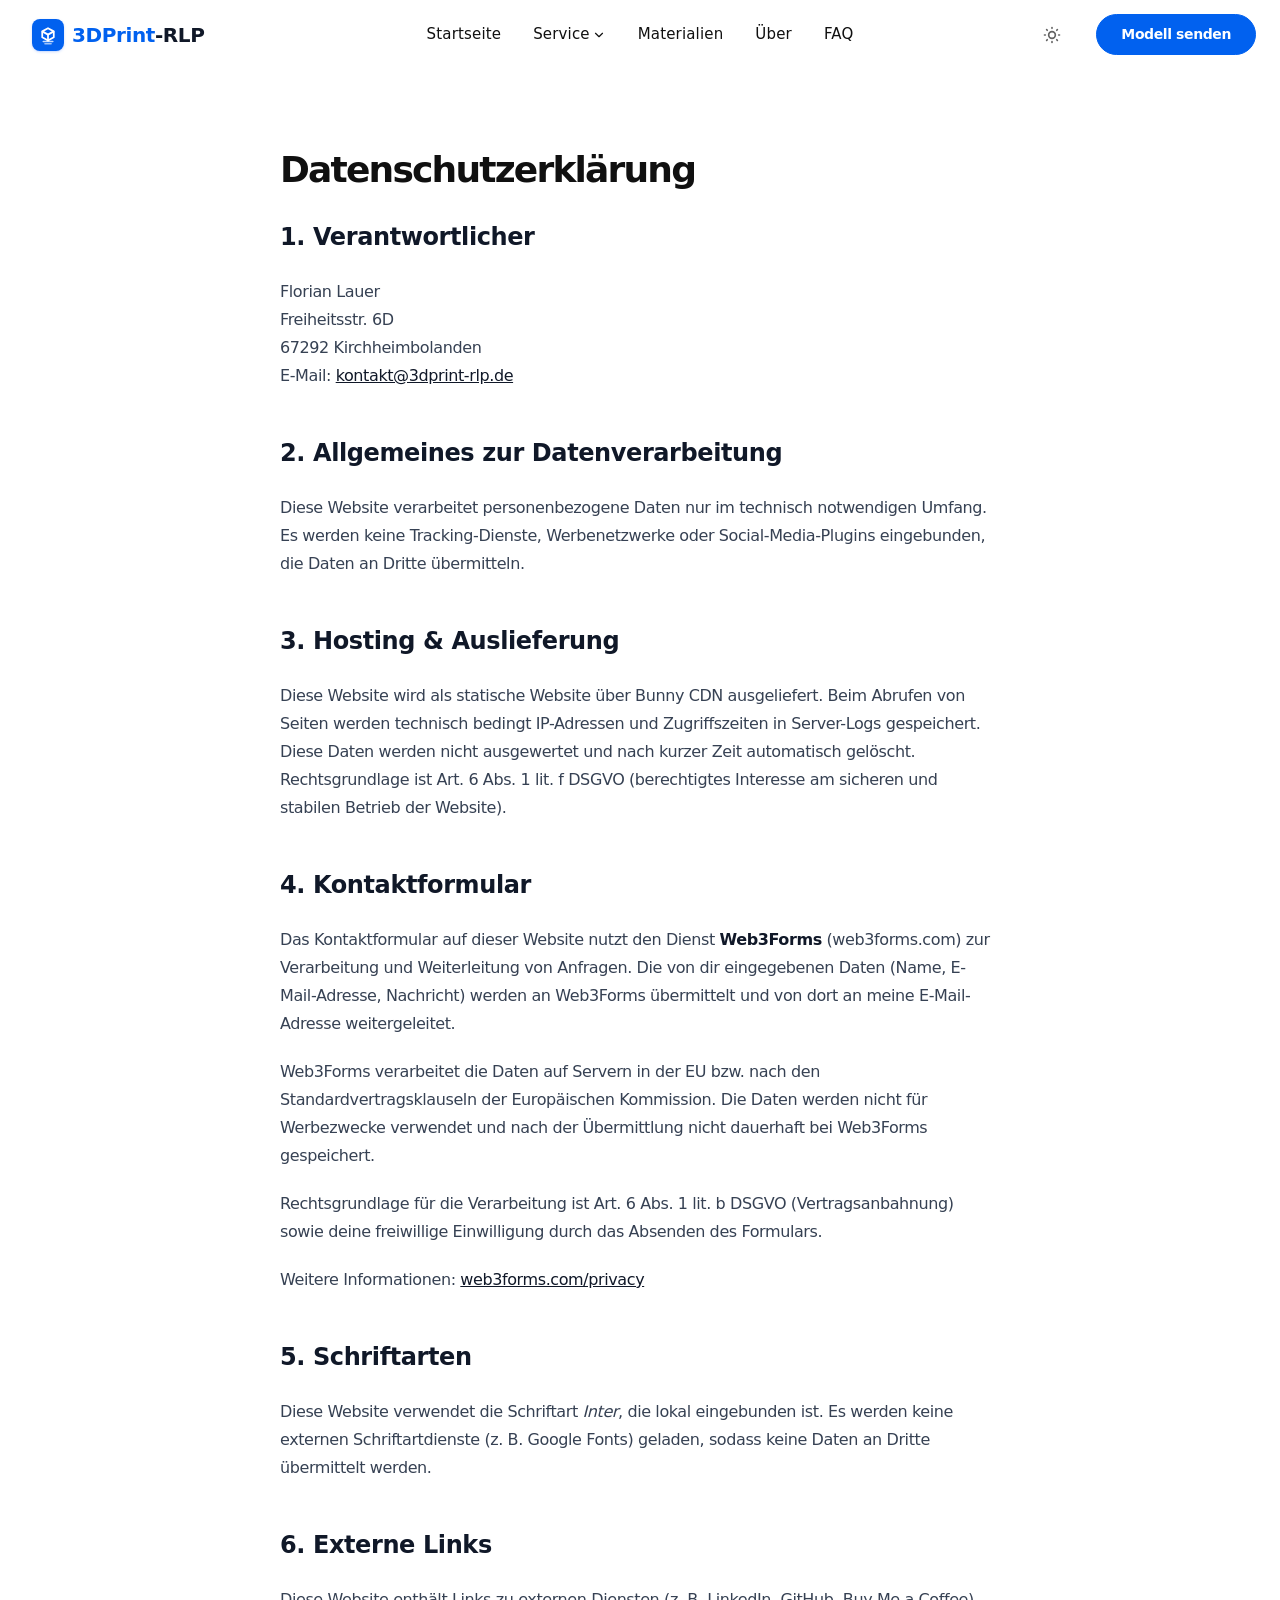
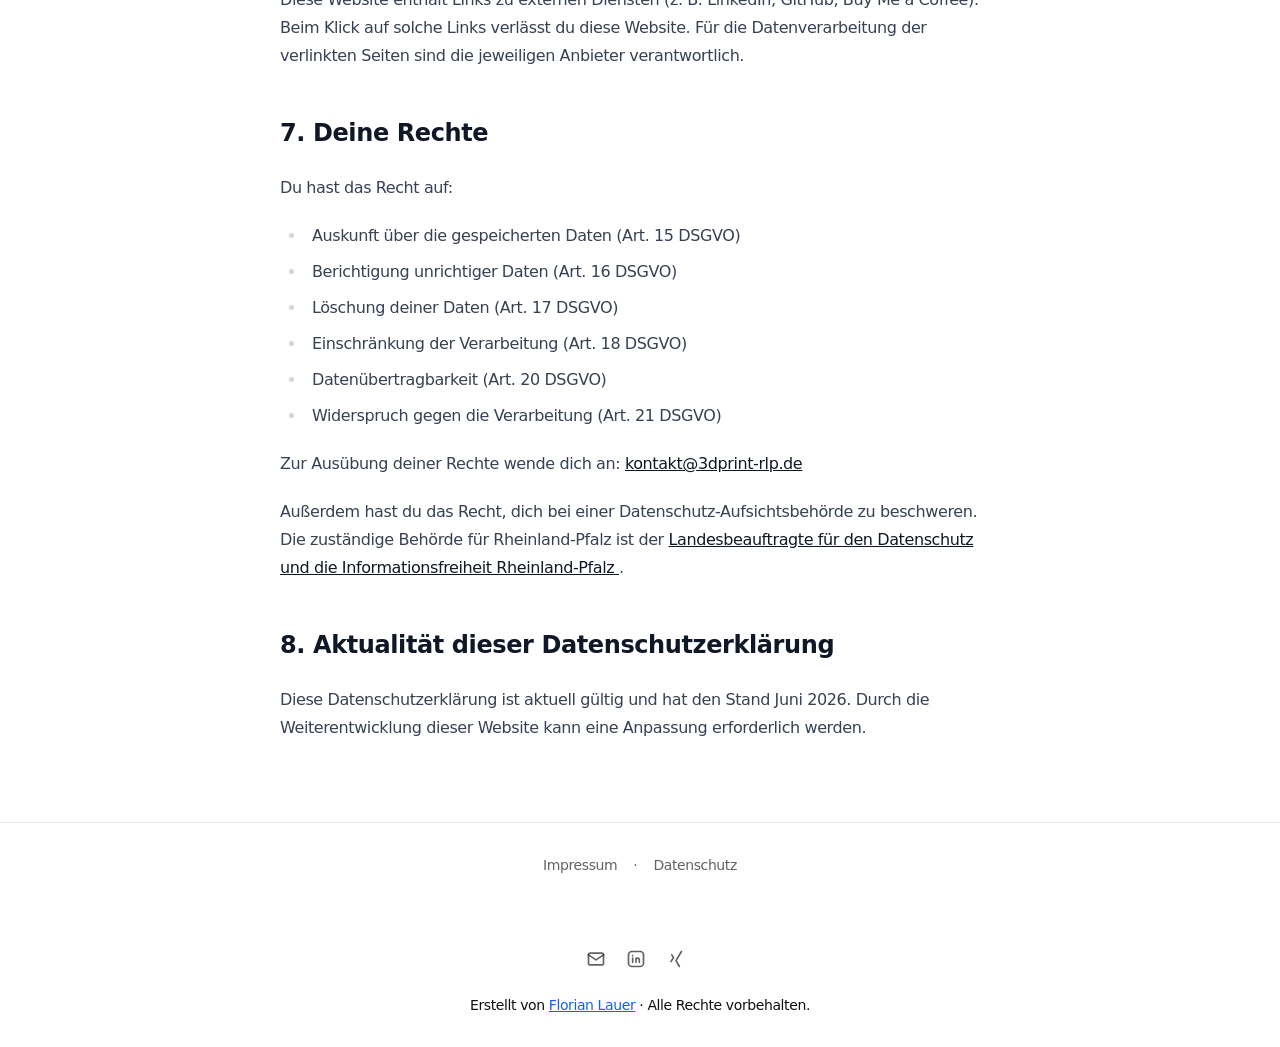
<file: datenschutz/index.html>
<!DOCTYPE html><html class="2xl:text-[20px]" dir="ltr" lang="de"><head><meta charset="UTF-8"><meta content="width=device-width,initial-scale=1" name="viewport"><link href="/sitemap-index.xml" rel="sitemap"><link href="[data-uri]" rel="shortcut icon"><link href="/_astro/favicon.B-3lZ6lV.svg" rel="icon" type="image/svg+xml"><link href="/_astro/favicon-16x16.CPQlSgik.png" rel="icon" sizes="16x16" type="image/png"><link href="/_astro/favicon-32x32.BfTQ4vm6.png" rel="icon" sizes="32x32" type="image/png"><link href="/_astro/apple-touch-icon.D1D8XJqk.png" rel="apple-touch-icon" sizes="180x180"><link href="/_astro/android-chrome-192x192.CGfPVZnA.png" rel="icon" sizes="192x192" type="image/png"><link href="/_astro/android-chrome-512x512.DG6S8uuY.png" rel="icon" sizes="512x512" type="image/png"><link href="/site.webmanifest" rel="manifest"><style>:root{--cc-font-family:'Inter Variable',sans-serif;--cc-modal-border-radius:1rem;--cc-btn-border-radius:9999px;--cc-bg:#ffffff;--cc-primary-color:#111827;--cc-secondary-color:#6b7280;--cc-btn-primary-bg:rgb(1 97 239);--cc-btn-primary-color:#ffffff;--cc-btn-primary-border-color:rgb(1 97 239);--cc-btn-primary-hover-bg:rgb(1 78 190);--cc-btn-primary-hover-color:#ffffff;--cc-btn-primary-hover-border-color:rgb(1 78 190);--cc-separator-border-color:#e5e7eb;--cc-footer-bg:#f9fafb;--cc-footer-border-color:#e5e7eb}#cc-main.cc--darkmode{--cc-bg:rgb(15 23 42);--cc-primary-color:rgb(229 236 246);--cc-secondary-color:rgb(148 163 184);--cc-btn-primary-bg:rgb(1 97 239);--cc-btn-primary-color:#ffffff;--cc-btn-primary-border-color:rgb(1 97 239);--cc-btn-primary-hover-bg:rgb(1 78 190);--cc-btn-primary-hover-color:#ffffff;--cc-btn-primary-hover-border-color:rgb(1 78 190);--cc-separator-border-color:rgb(255 255 255 / 8%);--cc-footer-bg:rgb(9 15 29);--cc-footer-border-color:rgb(255 255 255 / 8%);--cc-footer-color:rgb(148 163 184)}#cc-main .cm{box-shadow:0 4px 32px rgb(0 0 0 / 20%);border:1px solid var(--cc-separator-border-color)}#cc-main .cm__title{font-weight:600;font-size:1rem}#cc-main .cm__desc{font-size:.875rem;line-height:1.6}#cc-main .cm__btn{font-weight:500;font-size:.875rem}:root{--aw-font-sans:'Inter Variable';--aw-font-serif:'Inter Variable';--aw-font-heading:'Inter Variable';--aw-color-primary:rgb(1 97 239);--aw-color-secondary:rgb(1 84 207);--aw-color-accent:rgb(109 40 217);--aw-color-text-heading:rgb(0 0 0);--aw-color-text-default:rgb(16 16 16);--aw-color-text-muted:rgb(16 16 16 / 66%);--aw-color-bg-page:rgb(255 255 255);--aw-color-bg-page-dark:rgb(3 6 32)}.dark{--aw-font-sans:'Inter Variable';--aw-font-serif:'Inter Variable';--aw-font-heading:'Inter Variable';--aw-color-primary:rgb(1 97 239);--aw-color-secondary:rgb(1 84 207);--aw-color-accent:rgb(109 40 217);--aw-color-text-heading:rgb(247, 248, 248);--aw-color-text-default:rgb(229 236 246);--aw-color-text-muted:rgb(229 236 246 / 66%);--aw-color-bg-page:rgb(3 6 32)}</style><script>!function(){const e="system";function t(e){"dark"===e?document.documentElement.classList.add("dark"):document.documentElement.classList.remove("dark");const t=document.querySelectorAll("[data-aw-toggle-color-scheme] > input");t&&t.length&&t.forEach(t=>{t.checked="dark"!==e})}e&&e.endsWith(":only")||(localStorage.theme,0)?t(e.replace(":only","")):"dark"===localStorage.theme||!("theme"in localStorage)&&window.matchMedia("(prefers-color-scheme: dark)").matches?t("dark"):t("light")}()</script><title>Datenschutzerklärung — 3DPrint-RLP</title><link href="https://www.3dprint-rlp.de/datenschutz" rel="canonical"><meta content="3D-Druck Service in Rheinland-Pfalz: 3D-Modell senden, Material und Zweck beschreiben und gedruckte Bauteile, Prototypen oder Ersatzteile erhalten." name="description"><meta content="noindex, nofollow" name="robots"><meta content="Datenschutzerklärung" property="og:title"><meta content="website" property="og:type"><meta content="https://www.3dprint-rlp.de/_astro/hero-3dprint-rlp-minimal.CckD0odZ_Z41UoC.jpg" property="og:image"><meta content="https://www.3dprint-rlp.de/datenschutz" property="og:url"><meta content="3D-Druck Service in Rheinland-Pfalz: 3D-Modell senden, Material und Zweck beschreiben und gedruckte Bauteile, Prototypen oder Ersatzteile erhalten." property="og:description"><meta content="de" property="og:locale"><meta content="3DPrint-RLP" property="og:site_name"><meta content="https://www.3dprint-rlp.de/_astro/hero-3dprint-rlp-minimal.CckD0odZ_Z41UoC.jpg" property="og:image:url"><meta content="1200" property="og:image:width"><meta content="626" property="og:image:height"><meta content="Datenschutzerklärung" property="og:image:alt"><meta content="summary_large_image" name="twitter:card"><meta content="@LauerFlorian" name="twitter:site"><meta content="@LauerFlorian" name="twitter:creator"><script data-id id="ga-init">if(document.getElementById("ga-init").dataset.id){var d=document.getElementById("ga-init").dataset.id;window.dataLayer=window.dataLayer||[],window.gtag=function(){dataLayer.push(arguments)},window.gtag("js",new Date),window.gtag("config",d)}</script><link href="https://images.unsplash.com" rel="preconnect"><script src="https://cloud.umami.is/script.js" data-website-id="01786d0e-2e12-4068-82dd-b2e217a2e656" defer="defer"></script><meta content="true" name="astro-view-transitions-enabled"><meta content="swap" name="astro-view-transitions-fallback"><script src="/_astro/ClientRouter.astro_astro_type_script_index_0_lang.CAqDO0tx.js" type="module"></script><link href="/_astro/Layout.C8nXGtP_.css" rel="stylesheet"><script src="/_astro/page.JYoqAuaC.js" type="module"></script></head><body class="antialiased bg-page text-default tracking-tight"><script type="module">function t(){const t=document.getElementById("cc-main");if(!t)return;const e=document.documentElement.classList.contains("dark");t.classList.toggle("cc--darkmode",e)}const c=new MutationObserver(t);c.observe(document.documentElement,{attributes:!0,attributeFilter:["class"]}),document.addEventListener("DOMContentLoaded",t)</script><header class="w-full mx-auto border-b border-gray-50/0 ease-in-out flex-none sticky top-0 transition-[opacity] z-40" data-aw-sticky-header="true" id="header"><div class="absolute inset-0"></div><div class="w-full mx-auto max-w-7xl md:grid md:grid-cols-3 md:items-center md:px-6 px-3 py-3 relative text-default"><div class="flex justify-between"><a href="/" class="items-center flex"><span class="items-center flex whitespace-nowrap gap-2 ml-2 rtl:ml-0 rtl:mr-2"><span class="items-center flex justify-center bg-primary h-8 rounded-lg shadow-blue-600/20 shadow-sm text-white w-8" aria-hidden="true"><svg class="w-6 h-6" fill="none" viewBox="0 0 512 512"><path d="M256 111 133 179l123 69 123-69-123-68Z" stroke="currentColor" stroke-width="38" stroke-linejoin="round"></path><path d="M133 179v126l123 69 123-69V179" stroke="currentColor" stroke-width="38" stroke-linejoin="round"></path><path d="M256 248v126" stroke="currentColor" stroke-width="38" stroke-linecap="round"></path><path d="M154 397h204" stroke="currentColor" stroke-width="32" stroke-linecap="round" opacity="0.78"></path><path d="M190 443h132" stroke="currentColor" stroke-width="32" stroke-linecap="round" opacity="0.62"></path></svg> </span><span class="font-bold md:text-xl text-2xl"><span class="text-primary">3DPrint</span><span class="dark:text-white text-gray-900">-RLP</span></span></span></a><div class="items-center flex md:hidden"><button class="items-center flex flex-col cursor-pointer group h-12 justify-center rounded w-12" type="button" aria-label="Toggle Menu" data-aw-toggle-menu><span class="sr-only">Toggle Menu</span> <span class="transition bg-black dark:bg-white duration-200 ease h-0.5 my-1 opacity-80 rounded-full transform w-6 group-[.expanded]:rotate-45 group-[.expanded]:translate-y-2.5" aria-hidden="true"></span> <span class="transition bg-black dark:bg-white duration-200 ease h-0.5 my-1 opacity-80 rounded-full transform w-6 group-[.expanded]:opacity-0" aria-hidden="true"></span> <span class="transition bg-black dark:bg-white duration-200 ease h-0.5 my-1 opacity-80 rounded-full transform w-6 group-[.expanded]:-rotate-45 group-[.expanded]:-translate-y-2.5" aria-hidden="true"></span></button></div></div><nav aria-label="Main navigation" class="items-center md:w-auto w-full hidden md:flex md:justify-self-center md:mx-5 md:overflow-visible overflow-x-hidden overflow-y-auto text-default"><ul class="flex flex-col font-medium md:flex-row md:justify-center md:self-center md:text-[0.9375rem] md:w-auto text-xl tracking-[0.01rem] w-full"><li class><a href="/" class="items-center flex whitespace-nowrap dark:hover:text-white hover:text-link px-4 py-3">Startseite</a></li><li class="dropdown"><button class="items-center flex whitespace-nowrap dark:hover:text-white hover:text-link px-4 py-3" type="button">Service <svg class="rtl:ml-0 h-3.5 hidden md:inline ml-0.5 rtl:mr-0.5 w-3.5" data-icon="tabler:chevron-down" height="1em" width="1em"><symbol id="ai:tabler:chevron-down" viewBox="0 0 24 24"><path d="m6 9l6 6l6-6" stroke="currentColor" stroke-width="2" stroke-linecap="round" fill="none" stroke-linejoin="round"/></symbol><use href="#ai:tabler:chevron-down"></use></svg></button><ul class="dark:md:bg-dark drop-shadow-xl dropdown-menu font-medium md:absolute md:backdrop-blur-md md:bg-white/90 md:hidden md:min-w-[200px] md:pl-0 pl-4 rounded"><li><a href="/#fuer-wen" class="dark:hover:bg-gray-700 block dark:hover:text-white first:rounded-t hover:text-link last:rounded-b md:hover:bg-gray-100 px-5 py-2 whitespace-no-wrap">Für wen?</a></li><li><a href="/#leistungen" class="dark:hover:bg-gray-700 block dark:hover:text-white first:rounded-t hover:text-link last:rounded-b md:hover:bg-gray-100 px-5 py-2 whitespace-no-wrap">Leistungen</a></li><li><a href="/#ablauf" class="dark:hover:bg-gray-700 block dark:hover:text-white first:rounded-t hover:text-link last:rounded-b md:hover:bg-gray-100 px-5 py-2 whitespace-no-wrap">Ablauf</a></li></ul></li><li class><a href="/#materialien" class="items-center flex whitespace-nowrap dark:hover:text-white hover:text-link px-4 py-3">Materialien</a></li><li class><a href="/#ueber-mich" class="items-center flex whitespace-nowrap dark:hover:text-white hover:text-link px-4 py-3">Über</a></li><li class><a href="/#faq" class="items-center flex whitespace-nowrap dark:hover:text-white hover:text-link px-4 py-3">FAQ</a></li></ul></nav><div class="items-center md:w-auto w-full hidden md:flex bottom-0 fixed justify-end left-0 md:justify-self-end md:mb-0 md:p-0 md:self-center md:static p-3 rtl:left-auto rtl:right-0"><div class="items-center flex justify-between md:w-auto w-full"><div class="flex"><button class="items-center rounded-lg dark:focus:ring-gray-700 dark:hover:bg-gray-700 dark:text-gray-400 focus:outline-none focus:ring-4 focus:ring-gray-200 hover:bg-gray-100 inline-flex p-2.5 text-muted text-sm" type="button" aria-label="Toggle between Dark and Light mode" data-aw-toggle-color-scheme><svg class="w-6 h-6 md:h-5 md:inline-block md:w-5" data-icon="tabler:sun" height="1em" width="1em"><symbol id="ai:tabler:sun" viewBox="0 0 24 24"><path d="M8 12a4 4 0 1 0 8 0a4 4 0 1 0-8 0m-5 0h1m8-9v1m8 8h1m-9 8v1M5.6 5.6l.7.7m12.1-.7l-.7.7m0 11.4l.7.7m-12.1-.7l-.7.7" stroke="currentColor" stroke-width="2" stroke-linecap="round" fill="none" stroke-linejoin="round"/></symbol><use href="#ai:tabler:sun"></use></svg></button></div><span class="rtl:ml-0 ml-4 rtl:mr-4"><a href="/form" class="btn-primary font-semibold md:px-6 ml-2 px-5.5 py-2.5 shadow-none text-sm w-auto">Modell senden</a></span></div></div></div></header><main><section class="md:py-20 py-16"><div class="mx-auto px-4 sm:px-6 max-w-3xl"><h1 class="dark:text-white font-bold font-heading leading-tighter mb-8 text-4xl tracking-tighter">Datenschutzerklärung</h1><div class="dark:prose-invert max-w-none prose"><h2>1. Verantwortlicher</h2><p>Florian Lauer<br>Freiheitsstr. 6D<br>67292 Kirchheimbolanden<br>E-Mail: <a href="mailto:kontakt@3dprint-rlp.de">kontakt@3dprint-rlp.de</a></p><h2>2. Allgemeines zur Datenverarbeitung</h2><p>Diese Website verarbeitet personenbezogene Daten nur im technisch notwendigen Umfang. Es werden keine Tracking-Dienste, Werbenetzwerke oder Social-Media-Plugins eingebunden, die Daten an Dritte übermitteln.</p><h2>3. Hosting & Auslieferung</h2><p>Diese Website wird als statische Website über Bunny CDN ausgeliefert. Beim Abrufen von Seiten werden technisch bedingt IP-Adressen und Zugriffszeiten in Server-Logs gespeichert. Diese Daten werden nicht ausgewertet und nach kurzer Zeit automatisch gelöscht. Rechtsgrundlage ist Art. 6 Abs. 1 lit. f DSGVO (berechtigtes Interesse am sicheren und stabilen Betrieb der Website).</p><h2>4. Kontaktformular</h2><p>Das Kontaktformular auf dieser Website nutzt den Dienst <strong>Web3Forms</strong> (web3forms.com) zur Verarbeitung und Weiterleitung von Anfragen. Die von dir eingegebenen Daten (Name, E-Mail-Adresse, Nachricht) werden an Web3Forms übermittelt und von dort an meine E-Mail-Adresse weitergeleitet.</p><p>Web3Forms verarbeitet die Daten auf Servern in der EU bzw. nach den Standardvertragsklauseln der Europäischen Kommission. Die Daten werden nicht für Werbezwecke verwendet und nach der Übermittlung nicht dauerhaft bei Web3Forms gespeichert.</p><p>Rechtsgrundlage für die Verarbeitung ist Art. 6 Abs. 1 lit. b DSGVO (Vertragsanbahnung) sowie deine freiwillige Einwilligung durch das Absenden des Formulars.</p><p>Weitere Informationen: <a href="https://web3forms.com/privacy" rel="noopener" target="_blank">web3forms.com/privacy</a></p><h2>5. Schriftarten</h2><p>Diese Website verwendet die Schriftart <em>Inter</em>, die lokal eingebunden ist. Es werden keine externen Schriftartdienste (z. B. Google Fonts) geladen, sodass keine Daten an Dritte übermittelt werden.</p><h2>6. Externe Links</h2><p>Diese Website enthält Links zu externen Diensten (z. B. LinkedIn, GitHub, Buy Me a Coffee). Beim Klick auf solche Links verlässt du diese Website. Für die Datenverarbeitung der verlinkten Seiten sind die jeweiligen Anbieter verantwortlich.</p><h2>7. Deine Rechte</h2><p>Du hast das Recht auf:</p><ul><li>Auskunft über die gespeicherten Daten (Art. 15 DSGVO)</li><li>Berichtigung unrichtiger Daten (Art. 16 DSGVO)</li><li>Löschung deiner Daten (Art. 17 DSGVO)</li><li>Einschränkung der Verarbeitung (Art. 18 DSGVO)</li><li>Datenübertragbarkeit (Art. 20 DSGVO)</li><li>Widerspruch gegen die Verarbeitung (Art. 21 DSGVO)</li></ul><p>Zur Ausübung deiner Rechte wende dich an: <a href="mailto:kontakt@3dprint-rlp.de">kontakt@3dprint-rlp.de</a></p><p>Außerdem hast du das Recht, dich bei einer Datenschutz-Aufsichtsbehörde zu beschweren. Die zuständige Behörde für Rheinland-Pfalz ist der <a href="https://www.datenschutz.rlp.de" rel="noopener" target="_blank">Landesbeauftragte für den Datenschutz und die Informationsfreiheit Rheinland-Pfalz </a>.</p><h2>8. Aktualität dieser Datenschutzerklärung</h2><p>Diese Datenschutzerklärung ist aktuell gültig und hat den Stand Juni 2026. Durch die Weiterentwicklung dieser Website kann eine Anpassung erforderlich werden.</p></div></div></section></main><footer class="border-gray-200 border-t dark:border-slate-800 not-prose relative"><div class="absolute inset-0 dark:bg-dark pointer-events-none" aria-hidden="true"></div><div class="mx-auto max-w-7xl relative dark:text-slate-300 intersect-no-queue intersect-once intersect-quarter motion-safe:md:intersect:animate-fade motion-safe:md:opacity-0 px-4 sm:px-6"><div class="flex justify-center gap-4 py-8 text-sm"><a href="/impressum" class="transition dark:text-gray-400 duration-150 ease-in-out hover:text-gray-700 hover:underline text-muted">Impressum</a> <span class="text-muted">·</span><a href="/datenschutz" class="transition dark:text-gray-400 duration-150 ease-in-out hover:text-gray-700 hover:underline text-muted">Datenschutz</a></div><div class="items-center flex flex-col gap-4 md:py-8 py-6"><ul class="flex -ml-2"><li><a href="mailto:kontakt@3dprint-rlp.de" class="items-center rounded-lg dark:focus:ring-gray-700 dark:hover:bg-gray-700 dark:text-gray-400 focus:outline-none focus:ring-4 focus:ring-gray-200 hover:bg-gray-100 inline-flex p-2.5 text-muted text-sm" aria-label="E-Mail"><svg class="h-5 w-5" data-icon="tabler:mail" height="1em" width="1em"><symbol id="ai:tabler:mail" viewBox="0 0 24 24"><g fill="none" stroke="currentColor" stroke-linecap="round" stroke-linejoin="round" stroke-width="2"><path d="M3 7a2 2 0 0 1 2-2h14a2 2 0 0 1 2 2v10a2 2 0 0 1-2 2H5a2 2 0 0 1-2-2z"/><path d="m3 7l9 6l9-6"/></g></symbol><use href="#ai:tabler:mail"></use></svg></a></li><li><a href="https://www.linkedin.com/in/florian-lauer-549368309/" class="items-center rounded-lg dark:focus:ring-gray-700 dark:hover:bg-gray-700 dark:text-gray-400 focus:outline-none focus:ring-4 focus:ring-gray-200 hover:bg-gray-100 inline-flex p-2.5 text-muted text-sm" aria-label="LinkedIn"><svg class="h-5 w-5" data-icon="tabler:brand-linkedin" height="1em" width="1em"><symbol id="ai:tabler:brand-linkedin" viewBox="0 0 24 24"><g fill="none" stroke="currentColor" stroke-linecap="round" stroke-linejoin="round" stroke-width="2"><path d="M8 11v5m0-8v.01M12 16v-5m4 5v-3a2 2 0 1 0-4 0"/><path d="M3 7a4 4 0 0 1 4-4h10a4 4 0 0 1 4 4v10a4 4 0 0 1-4 4H7a4 4 0 0 1-4-4z"/></g></symbol><use href="#ai:tabler:brand-linkedin"></use></svg></a></li><li><a href="https://www.xing.com/profile/Florian_Lauer5" class="items-center rounded-lg dark:focus:ring-gray-700 dark:hover:bg-gray-700 dark:text-gray-400 focus:outline-none focus:ring-4 focus:ring-gray-200 hover:bg-gray-100 inline-flex p-2.5 text-muted text-sm" aria-label="XING"><svg class="h-5 w-5" data-icon="tabler:brand-xing" height="1em" width="1em"><symbol id="ai:tabler:brand-xing" viewBox="0 0 24 24"><path d="m16 21l-4-7l6.5-11M7 7l2 3.5L6 15" stroke="currentColor" stroke-width="2" stroke-linecap="round" fill="none" stroke-linejoin="round"/></symbol><use href="#ai:tabler:brand-xing"></use></svg></a></li></ul><div class="dark:text-muted text-center text-sm">Erstellt von <a href="https://www.laitco.de" class="dark:text-muted text-blue-600 underline" rel="noopener" target="_blank">Florian Lauer</a> · Alle Rechte vorbehalten.</div></div></div></footer><script>!function(){const e="system";if(window.basic_script)return;function t(e){"dark"===e?document.documentElement.classList.add("dark"):document.documentElement.classList.remove("dark")}window.basic_script=!0;const a=function(){e&&e.endsWith(":only")||(localStorage.theme,0)?t(e.replace(":only","")):"dark"===localStorage.theme||!("theme"in localStorage)&&window.matchMedia("(prefers-color-scheme: dark)").matches?t("dark"):t("light")};function d(e,t,a){const d="string"==typeof e?document.querySelectorAll(e):e;d&&d.length&&d.forEach(e=>{e.addEventListener(t,t=>a(t,e),!1)})}a();const o=function(){let t=window.scrollY,a=!0;d("#header nav","click",function(){document.querySelector("[data-aw-toggle-menu]")?.classList.remove("expanded"),document.body.classList.remove("overflow-hidden"),document.getElementById("header")?.classList.remove("h-screen"),document.getElementById("header")?.classList.remove("expanded"),document.getElementById("header")?.classList.remove("bg-page"),document.querySelector("#header nav")?.classList.add("hidden"),document.querySelector("#header > div > div:last-child")?.classList.add("hidden")}),d("[data-aw-toggle-menu]","click",function(e,t){t.classList.toggle("expanded"),document.body.classList.toggle("overflow-hidden"),document.getElementById("header")?.classList.toggle("h-screen"),document.getElementById("header")?.classList.toggle("expanded"),document.getElementById("header")?.classList.toggle("bg-page"),document.querySelector("#header nav")?.classList.toggle("hidden"),document.querySelector("#header > div > div:last-child")?.classList.toggle("hidden")}),d("[data-aw-toggle-color-scheme]","click",function(){e.endsWith(":only")||(Observer.removeAnimationDelay(),document.documentElement.classList.toggle("dark"),localStorage.theme=document.documentElement.classList.contains("dark")?"dark":"light")}),d("[data-aw-social-share]","click",function(e,t){const a=t.getAttribute("data-aw-social-share"),d=encodeURIComponent(t.getAttribute("data-aw-url")),o=encodeURIComponent(t.getAttribute("data-aw-text"));let n;switch(a){case"facebook":n=`https://www.facebook.com/sharer.php?u=${d}`;break;case"twitter":n=`https://twitter.com/intent/tweet?url=${d}&text=${o}`;break;case"linkedin":n=`https://www.linkedin.com/shareArticle?mini=true&url=${d}&title=${o}`;break;case"whatsapp":n=`https://wa.me/?text=${o}%20${d}`;break;case"mail":n=`mailto:?subject=%22${o}%22&body=${o}%20${d}`;break;default:return}const c=document.createElement("a");c.target="_blank",c.href=n,c.click()});function o(){const e=document.querySelector("#header[data-aw-sticky-header]");e&&(t>60&&!e.classList.contains("scroll")?e.classList.add("scroll"):t<=60&&e.classList.contains("scroll")&&e.classList.remove("scroll"),a=!1)}window.matchMedia("(max-width: 767px)").addEventListener("change",function(){document.querySelector("[data-aw-toggle-menu]")?.classList.remove("expanded"),document.body.classList.remove("overflow-hidden"),document.getElementById("header")?.classList.remove("h-screen"),document.getElementById("header")?.classList.remove("expanded"),document.getElementById("header")?.classList.remove("bg-page"),document.querySelector("#header nav")?.classList.add("hidden"),document.querySelector("#header > div > div:last-child")?.classList.add("hidden")}),o(),d([document],"scroll",function(){t=window.scrollY,a||(window.requestAnimationFrame(()=>{o()}),a=!0)})},n=function(){document.documentElement.classList.add("motion-safe:scroll-smooth");const e=document.querySelector("[data-aw-toggle-menu]");e&&e.classList.remove("expanded"),document.body.classList.remove("overflow-hidden"),document.getElementById("header")?.classList.remove("h-screen"),document.getElementById("header")?.classList.remove("expanded"),document.querySelector("#header nav")?.classList.add("hidden")};window.onload=o,window.onpageshow=n,document.addEventListener("astro:after-swap",()=>{a(),o(),n()})}()</script><script>const Observer={observer:null,delayBetweenAnimations:100,animationCounter:0,elements:null,start(t){this.observer&&this.observer.disconnect(),this.animationCounter=0;this.elements=Array.from(document.querySelectorAll(['[class*=" intersect:"]','[class*=":intersect:"]','[class^="intersect:"]','[class="intersect"]','[class*=" intersect "]','[class^="intersect "]','[class$=" intersect"]'].join(",")));if(this.elements.forEach(t=>{var e;t.setAttribute("no-intersect",""),t._intersectionThreshold=(e=t).classList.contains("intersect-full")?.99:e.classList.contains("intersect-half")?.5:e.classList.contains("intersect-quarter")?.25:0}),t){const t=window.innerHeight;this.elements.forEach(e=>{const s=e.getBoundingClientRect();s.top<t&&s.bottom>0&&(e.removeAttribute("no-intersect"),e.setAttribute("data-animated","true"),e.style.animationDuration="0s")})}this.observer=new IntersectionObserver(t=>{t.forEach(t=>{requestAnimationFrame(()=>{const e=t.target,s=t.intersectionRatio,n=e._intersectionThreshold;if(e.classList.contains("intersect-no-queue"))t.isIntersecting?(e.removeAttribute("no-intersect"),e.classList.contains("intersect-once")&&this.observer.unobserve(e)):e.setAttribute("no-intersect","");else if(s>=n){if(!e.hasAttribute("data-animated")){e.removeAttribute("no-intersect"),e.setAttribute("data-animated","true"),e.style.animationDuration="";const t=this.animationCounter*this.delayBetweenAnimations;this.animationCounter++,e.style.transitionDelay=`${t}ms`,e.style.animationDelay=`${t}ms`,e.classList.contains("intersect-once")&&this.observer.unobserve(e)}}else e.setAttribute("no-intersect",""),e.removeAttribute("data-animated"),e.style.transitionDelay="",e.style.animationDelay="",e.style.animationDuration="",this.animationCounter=0})})},{threshold:[0,.25,.5,.99]}),this.elements.forEach(t=>{t.hasAttribute("data-animated")||this.observer.observe(t)})},removeAnimationDelay(){this.elements.forEach(t=>{"true"===t.getAttribute("data-animated")&&(t.style.transitionDelay="",t.style.animationDelay="")})}};Observer.start(!1),document.addEventListener("astro:after-swap",()=>{Observer.start(!0)})</script></body></html>
</file>
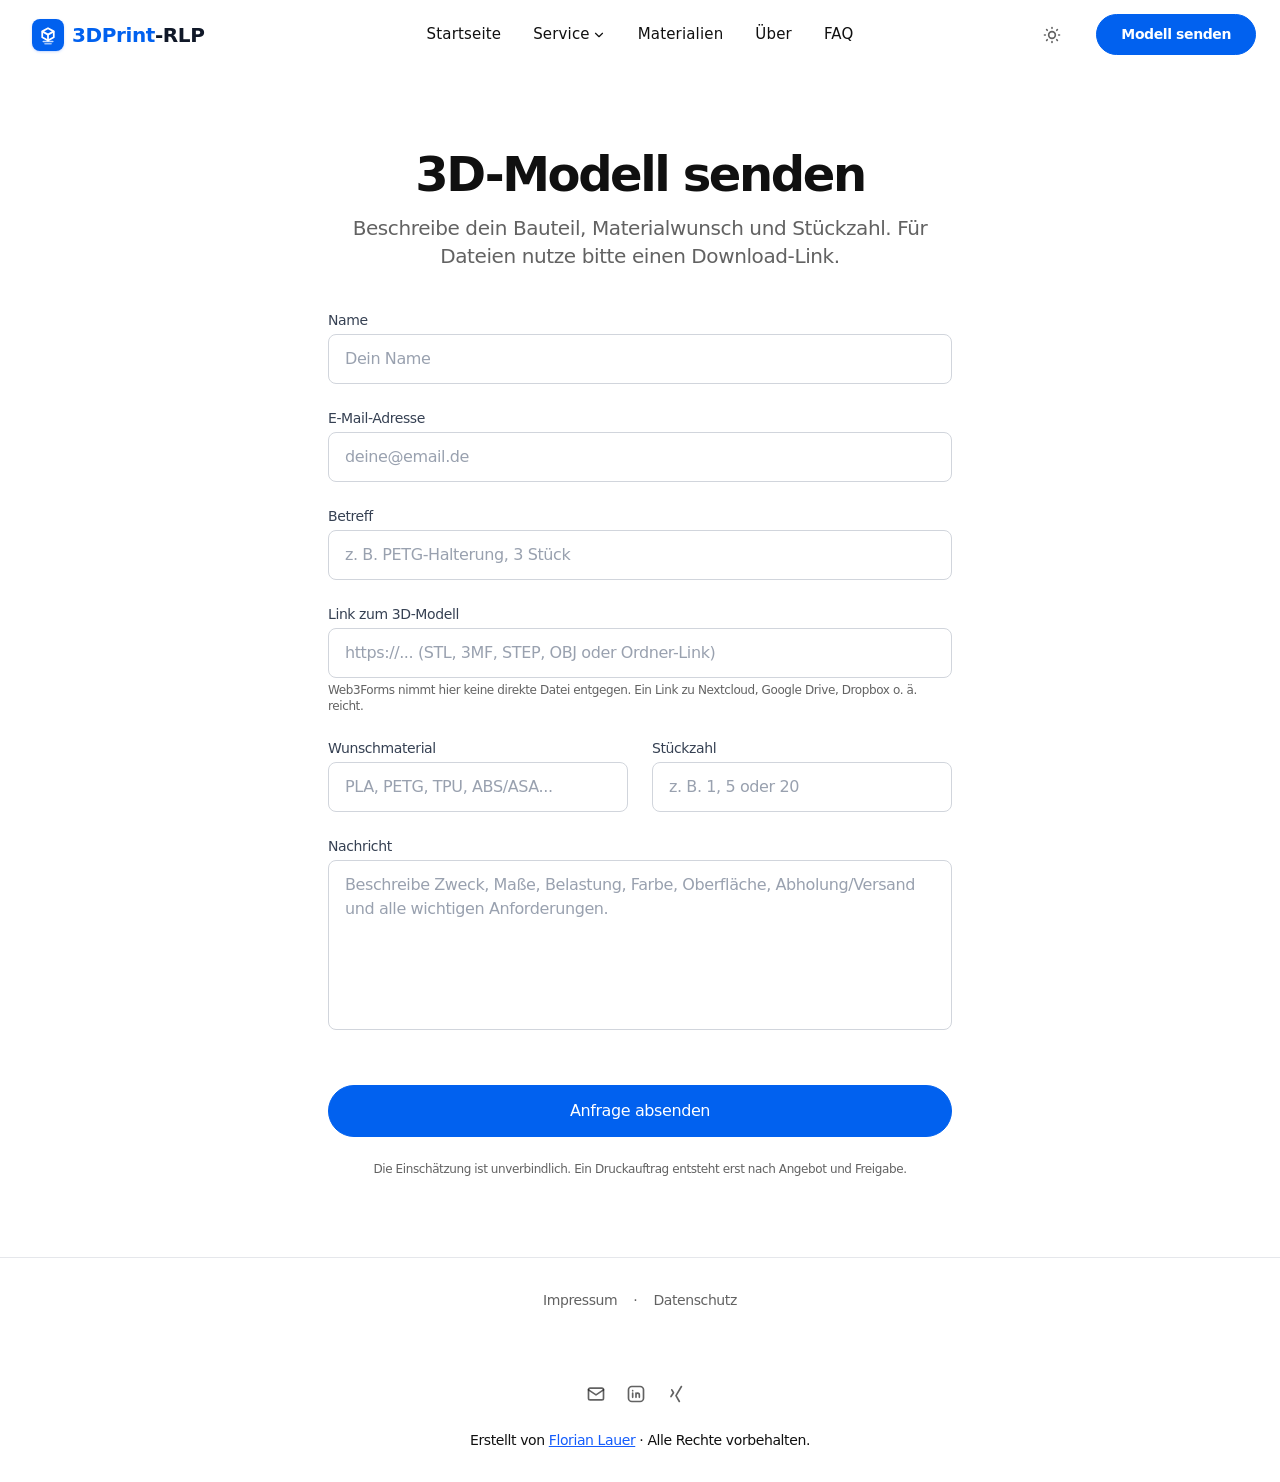
<file: form/index.html>
<!DOCTYPE html><html class="2xl:text-[20px]" dir="ltr" lang="de"><head><meta charset="UTF-8"><meta content="width=device-width,initial-scale=1" name="viewport"><link href="/sitemap-index.xml" rel="sitemap"><link href="[data-uri]" rel="shortcut icon"><link href="/_astro/favicon.B-3lZ6lV.svg" rel="icon" type="image/svg+xml"><link href="/_astro/favicon-16x16.CPQlSgik.png" rel="icon" sizes="16x16" type="image/png"><link href="/_astro/favicon-32x32.BfTQ4vm6.png" rel="icon" sizes="32x32" type="image/png"><link href="/_astro/apple-touch-icon.D1D8XJqk.png" rel="apple-touch-icon" sizes="180x180"><link href="/_astro/android-chrome-192x192.CGfPVZnA.png" rel="icon" sizes="192x192" type="image/png"><link href="/_astro/android-chrome-512x512.DG6S8uuY.png" rel="icon" sizes="512x512" type="image/png"><link href="/site.webmanifest" rel="manifest"><style>:root{--cc-font-family:'Inter Variable',sans-serif;--cc-modal-border-radius:1rem;--cc-btn-border-radius:9999px;--cc-bg:#ffffff;--cc-primary-color:#111827;--cc-secondary-color:#6b7280;--cc-btn-primary-bg:rgb(1 97 239);--cc-btn-primary-color:#ffffff;--cc-btn-primary-border-color:rgb(1 97 239);--cc-btn-primary-hover-bg:rgb(1 78 190);--cc-btn-primary-hover-color:#ffffff;--cc-btn-primary-hover-border-color:rgb(1 78 190);--cc-separator-border-color:#e5e7eb;--cc-footer-bg:#f9fafb;--cc-footer-border-color:#e5e7eb}#cc-main.cc--darkmode{--cc-bg:rgb(15 23 42);--cc-primary-color:rgb(229 236 246);--cc-secondary-color:rgb(148 163 184);--cc-btn-primary-bg:rgb(1 97 239);--cc-btn-primary-color:#ffffff;--cc-btn-primary-border-color:rgb(1 97 239);--cc-btn-primary-hover-bg:rgb(1 78 190);--cc-btn-primary-hover-color:#ffffff;--cc-btn-primary-hover-border-color:rgb(1 78 190);--cc-separator-border-color:rgb(255 255 255 / 8%);--cc-footer-bg:rgb(9 15 29);--cc-footer-border-color:rgb(255 255 255 / 8%);--cc-footer-color:rgb(148 163 184)}#cc-main .cm{box-shadow:0 4px 32px rgb(0 0 0 / 20%);border:1px solid var(--cc-separator-border-color)}#cc-main .cm__title{font-weight:600;font-size:1rem}#cc-main .cm__desc{font-size:.875rem;line-height:1.6}#cc-main .cm__btn{font-weight:500;font-size:.875rem}:root{--aw-font-sans:'Inter Variable';--aw-font-serif:'Inter Variable';--aw-font-heading:'Inter Variable';--aw-color-primary:rgb(1 97 239);--aw-color-secondary:rgb(1 84 207);--aw-color-accent:rgb(109 40 217);--aw-color-text-heading:rgb(0 0 0);--aw-color-text-default:rgb(16 16 16);--aw-color-text-muted:rgb(16 16 16 / 66%);--aw-color-bg-page:rgb(255 255 255);--aw-color-bg-page-dark:rgb(3 6 32)}.dark{--aw-font-sans:'Inter Variable';--aw-font-serif:'Inter Variable';--aw-font-heading:'Inter Variable';--aw-color-primary:rgb(1 97 239);--aw-color-secondary:rgb(1 84 207);--aw-color-accent:rgb(109 40 217);--aw-color-text-heading:rgb(247, 248, 248);--aw-color-text-default:rgb(229 236 246);--aw-color-text-muted:rgb(229 236 246 / 66%);--aw-color-bg-page:rgb(3 6 32)}</style><script>!function(){const e="system";function t(e){"dark"===e?document.documentElement.classList.add("dark"):document.documentElement.classList.remove("dark");const t=document.querySelectorAll("[data-aw-toggle-color-scheme] > input");t&&t.length&&t.forEach(t=>{t.checked="dark"!==e})}e&&e.endsWith(":only")||(localStorage.theme,0)?t(e.replace(":only","")):"dark"===localStorage.theme||!("theme"in localStorage)&&window.matchMedia("(prefers-color-scheme: dark)").matches?t("dark"):t("light")}()</script><title>3D-Modell senden — 3DPrint-RLP</title><link href="https://www.3dprint-rlp.de/form" rel="canonical"><meta content="Sende dein 3D-Modell oder einen Download-Link für ein unverbindliches 3D-Druck Angebot in Rheinland-Pfalz." name="description"><meta content="noindex, nofollow" name="robots"><meta content="3D-Modell senden" property="og:title"><meta content="website" property="og:type"><meta content="https://www.3dprint-rlp.de/_astro/hero-3dprint-rlp-minimal.CckD0odZ_Z41UoC.jpg" property="og:image"><meta content="https://www.3dprint-rlp.de/form" property="og:url"><meta content="Sende dein 3D-Modell oder einen Download-Link für ein unverbindliches 3D-Druck Angebot in Rheinland-Pfalz." property="og:description"><meta content="de" property="og:locale"><meta content="3DPrint-RLP" property="og:site_name"><meta content="https://www.3dprint-rlp.de/_astro/hero-3dprint-rlp-minimal.CckD0odZ_Z41UoC.jpg" property="og:image:url"><meta content="1200" property="og:image:width"><meta content="626" property="og:image:height"><meta content="3D-Modell senden" property="og:image:alt"><meta content="summary_large_image" name="twitter:card"><meta content="@LauerFlorian" name="twitter:site"><meta content="@LauerFlorian" name="twitter:creator"><script data-id id="ga-init">if(document.getElementById("ga-init").dataset.id){var d=document.getElementById("ga-init").dataset.id;window.dataLayer=window.dataLayer||[],window.gtag=function(){dataLayer.push(arguments)},window.gtag("js",new Date),window.gtag("config",d)}</script><link href="https://images.unsplash.com" rel="preconnect"><script src="https://cloud.umami.is/script.js" defer="defer" data-website-id="01786d0e-2e12-4068-82dd-b2e217a2e656"></script><meta content="true" name="astro-view-transitions-enabled"><meta content="swap" name="astro-view-transitions-fallback"><script src="/_astro/ClientRouter.astro_astro_type_script_index_0_lang.CAqDO0tx.js" type="module"></script><link href="/_astro/Layout.C8nXGtP_.css" rel="stylesheet"><script src="/_astro/page.JYoqAuaC.js" type="module"></script></head><body class="antialiased bg-page text-default tracking-tight"><script type="module">function t(){const t=document.getElementById("cc-main");if(!t)return;const e=document.documentElement.classList.contains("dark");t.classList.toggle("cc--darkmode",e)}const c=new MutationObserver(t);c.observe(document.documentElement,{attributes:!0,attributeFilter:["class"]}),document.addEventListener("DOMContentLoaded",t)</script><header class="w-full mx-auto border-b border-gray-50/0 ease-in-out flex-none sticky top-0 transition-[opacity] z-40" data-aw-sticky-header="true" id="header"><div class="absolute inset-0"></div><div class="w-full py-3 max-w-7xl md:grid md:grid-cols-3 md:items-center md:px-6 mx-auto px-3 relative text-default"><div class="flex justify-between"><a class="items-center flex" href="/"><span class="items-center flex whitespace-nowrap gap-2 ml-2 rtl:ml-0 rtl:mr-2"><span class="items-center flex justify-center bg-primary h-8 rounded-lg shadow-blue-600/20 shadow-sm text-white w-8" aria-hidden="true"><svg class="w-6 h-6" fill="none" viewBox="0 0 512 512"><path d="M256 111 133 179l123 69 123-69-123-68Z" stroke="currentColor" stroke-width="38" stroke-linejoin="round"></path><path d="M133 179v126l123 69 123-69V179" stroke="currentColor" stroke-width="38" stroke-linejoin="round"></path><path d="M256 248v126" stroke="currentColor" stroke-width="38" stroke-linecap="round"></path><path d="M154 397h204" stroke="currentColor" stroke-width="32" stroke-linecap="round" opacity="0.78"></path><path d="M190 443h132" stroke="currentColor" stroke-width="32" stroke-linecap="round" opacity="0.62"></path></svg> </span><span class="font-bold md:text-xl text-2xl"><span class="text-primary">3DPrint</span><span class="text-gray-900 dark:text-white">-RLP</span></span></span></a><div class="items-center flex md:hidden"><button class="items-center flex flex-col cursor-pointer group h-12 justify-center rounded w-12" type="button" aria-label="Toggle Menu" data-aw-toggle-menu><span class="sr-only">Toggle Menu</span> <span class="w-6 bg-black dark:bg-white duration-200 ease h-0.5 my-1 opacity-80 rounded-full transform transition group-[.expanded]:rotate-45 group-[.expanded]:translate-y-2.5" aria-hidden="true"></span> <span class="w-6 bg-black dark:bg-white duration-200 ease h-0.5 my-1 opacity-80 rounded-full transform transition group-[.expanded]:opacity-0" aria-hidden="true"></span> <span class="w-6 bg-black dark:bg-white duration-200 ease h-0.5 my-1 opacity-80 rounded-full transform transition group-[.expanded]:-rotate-45 group-[.expanded]:-translate-y-2.5" aria-hidden="true"></span></button></div></div><nav aria-label="Main navigation" class="items-center md:w-auto w-full hidden md:flex md:justify-self-center md:mx-5 md:overflow-visible overflow-x-hidden overflow-y-auto text-default"><ul class="flex flex-col font-medium md:flex-row md:justify-center md:self-center md:text-[0.9375rem] md:w-auto text-xl tracking-[0.01rem] w-full"><li class><a class="items-center flex whitespace-nowrap dark:hover:text-white hover:text-link px-4 py-3" href="/">Startseite</a></li><li class="dropdown"><button class="items-center flex whitespace-nowrap dark:hover:text-white hover:text-link px-4 py-3" type="button">Service <svg class="rtl:ml-0 h-3.5 hidden md:inline ml-0.5 rtl:mr-0.5 w-3.5" data-icon="tabler:chevron-down" height="1em" width="1em"><symbol id="ai:tabler:chevron-down" viewBox="0 0 24 24"><path d="m6 9l6 6l6-6" stroke="currentColor" stroke-width="2" stroke-linecap="round" fill="none" stroke-linejoin="round"/></symbol><use href="#ai:tabler:chevron-down"></use></svg></button><ul class="dark:md:bg-dark drop-shadow-xl dropdown-menu font-medium md:absolute md:backdrop-blur-md md:bg-white/90 md:hidden md:min-w-[200px] md:pl-0 pl-4 rounded"><li><a class="block dark:hover:bg-gray-700 dark:hover:text-white first:rounded-t hover:text-link last:rounded-b md:hover:bg-gray-100 px-5 py-2 whitespace-no-wrap" href="/#fuer-wen">Für wen?</a></li><li><a class="block dark:hover:bg-gray-700 dark:hover:text-white first:rounded-t hover:text-link last:rounded-b md:hover:bg-gray-100 px-5 py-2 whitespace-no-wrap" href="/#leistungen">Leistungen</a></li><li><a class="block dark:hover:bg-gray-700 dark:hover:text-white first:rounded-t hover:text-link last:rounded-b md:hover:bg-gray-100 px-5 py-2 whitespace-no-wrap" href="/#ablauf">Ablauf</a></li></ul></li><li class><a class="items-center flex whitespace-nowrap dark:hover:text-white hover:text-link px-4 py-3" href="/#materialien">Materialien</a></li><li class><a class="items-center flex whitespace-nowrap dark:hover:text-white hover:text-link px-4 py-3" href="/#ueber-mich">Über</a></li><li class><a class="items-center flex whitespace-nowrap dark:hover:text-white hover:text-link px-4 py-3" href="/#faq">FAQ</a></li></ul></nav><div class="items-center md:w-auto w-full hidden md:flex bottom-0 fixed justify-end left-0 md:justify-self-end md:mb-0 md:p-0 md:self-center md:static p-3 rtl:left-auto rtl:right-0"><div class="items-center flex justify-between md:w-auto w-full"><div class="flex"><button class="items-center rounded-lg dark:focus:ring-gray-700 dark:hover:bg-gray-700 dark:text-gray-400 focus:outline-none focus:ring-4 focus:ring-gray-200 hover:bg-gray-100 inline-flex p-2.5 text-muted text-sm" type="button" aria-label="Toggle between Dark and Light mode" data-aw-toggle-color-scheme><svg class="w-6 h-6 md:h-5 md:inline-block md:w-5" data-icon="tabler:sun" height="1em" width="1em"><symbol id="ai:tabler:sun" viewBox="0 0 24 24"><path d="M8 12a4 4 0 1 0 8 0a4 4 0 1 0-8 0m-5 0h1m8-9v1m8 8h1m-9 8v1M5.6 5.6l.7.7m12.1-.7l-.7.7m0 11.4l.7.7m-12.1-.7l-.7.7" stroke="currentColor" stroke-width="2" stroke-linecap="round" fill="none" stroke-linejoin="round"/></symbol><use href="#ai:tabler:sun"></use></svg></button></div><span class="rtl:ml-0 ml-4 rtl:mr-4"><a class="text-sm btn-primary font-semibold md:px-6 ml-2 px-5.5 py-2.5 shadow-none w-auto" href="/form">Modell senden</a></span></div></div></div></header><main><section class="md:py-20 py-16"><div class="px-4 mx-auto sm:px-6 max-w-2xl"><div class="text-center mb-10"><h1 class="font-bold dark:text-white font-heading leading-tighter mb-4 md:text-5xl text-4xl tracking-tighter">3D-Modell senden</h1><p class="text-muted dark:text-slate-400 text-xl">Beschreibe dein Bauteil, Materialwunsch und Stückzahl. Für Dateien nutze bitte einen Download-Link.</p></div><form action="https://api.web3forms.com/submit" class="space-y-6" id="contact-form" method="POST" novalidate><input name="access_key" type="hidden" value="71e8dc9a-313c-40e9-b3e8-cfd9bb1d2492"> <input name="redirect" type="hidden" value="/thanks"> <input name="subject" type="hidden" value="Neue 3D-Druck Anfrage über 3DPrint-RLP"> <input name="botcheck" type="checkbox" class="hidden" style="display:none"><div><label class="text-sm block dark:text-gray-300 font-medium mb-1 text-gray-700" for="name">Name</label> <input name="name" type="text" class="px-4 py-3 bg-white border border-gray-300 dark:bg-slate-800 dark:border-gray-600 dark:text-white focus:border-transparent focus:outline-none focus:ring-2 focus:ring-blue-500 placeholder-gray-400 rounded-lg text-gray-900 transition w-full" id="name" placeholder="Dein Name" autocomplete="name"><p class="text-sm hidden text-red-500 mt-1" id="name-error">Bitte gib deinen Namen an.</p></div><div><label class="text-sm block dark:text-gray-300 font-medium mb-1 text-gray-700" for="email">E-Mail-Adresse</label> <input name="email" type="email" class="px-4 py-3 bg-white border border-gray-300 dark:bg-slate-800 dark:border-gray-600 dark:text-white focus:border-transparent focus:outline-none focus:ring-2 focus:ring-blue-500 placeholder-gray-400 rounded-lg text-gray-900 transition w-full" id="email" placeholder="deine@email.de" autocomplete="email"><p class="text-sm hidden text-red-500 mt-1" id="email-error">Bitte gib eine gültige E-Mail-Adresse an.</p></div><div><label class="text-sm block dark:text-gray-300 font-medium mb-1 text-gray-700" for="subject">Betreff</label> <input name="subject_field" type="text" class="px-4 py-3 bg-white border border-gray-300 dark:bg-slate-800 dark:border-gray-600 dark:text-white focus:border-transparent focus:outline-none focus:ring-2 focus:ring-blue-500 placeholder-gray-400 rounded-lg text-gray-900 transition w-full" id="subject" placeholder="z. B. PETG-Halterung, 3 Stück" required><p class="text-sm hidden text-red-500 mt-1" id="subject-error">Bitte gib einen Betreff an.</p></div><div><label class="text-sm block dark:text-gray-300 font-medium mb-1 text-gray-700" for="model-link">Link zum 3D-Modell</label> <input name="model_link" type="url" class="px-4 py-3 bg-white border border-gray-300 dark:bg-slate-800 dark:border-gray-600 dark:text-white focus:border-transparent focus:outline-none focus:ring-2 focus:ring-blue-500 placeholder-gray-400 rounded-lg text-gray-900 transition w-full" id="model-link" placeholder="https://... (STL, 3MF, STEP, OBJ oder Ordner-Link)"><p class="text-muted dark:text-slate-400 text-xs mt-1">Web3Forms nimmt hier keine direkte Datei entgegen. Ein Link zu Nextcloud, Google Drive, Dropbox o. ä. reicht.</p></div><div class="gap-6 grid sm:grid-cols-2"><div><label class="text-sm block dark:text-gray-300 font-medium mb-1 text-gray-700" for="material">Wunschmaterial</label> <input name="material" type="text" class="px-4 py-3 bg-white border border-gray-300 dark:bg-slate-800 dark:border-gray-600 dark:text-white focus:border-transparent focus:outline-none focus:ring-2 focus:ring-blue-500 placeholder-gray-400 rounded-lg text-gray-900 transition w-full" id="material" placeholder="PLA, PETG, TPU, ABS/ASA..."></div><div><label class="text-sm block dark:text-gray-300 font-medium mb-1 text-gray-700" for="quantity">Stückzahl</label> <input name="quantity" type="text" class="px-4 py-3 bg-white border border-gray-300 dark:bg-slate-800 dark:border-gray-600 dark:text-white focus:border-transparent focus:outline-none focus:ring-2 focus:ring-blue-500 placeholder-gray-400 rounded-lg text-gray-900 transition w-full" id="quantity" placeholder="z. B. 1, 5 oder 20"></div></div><div><label class="text-sm block dark:text-gray-300 font-medium mb-1 text-gray-700" for="message">Nachricht</label> <textarea class="px-4 py-3 bg-white border border-gray-300 dark:bg-slate-800 dark:border-gray-600 dark:text-white focus:border-transparent focus:outline-none focus:ring-2 focus:ring-blue-500 placeholder-gray-400 rounded-lg text-gray-900 transition w-full resize-none" id="message" name="message" placeholder="Beschreibe Zweck, Maße, Belastung, Farbe, Oberfläche, Abholung/Versand und alle wichtigen Anforderungen." rows="6"></textarea><p class="text-sm hidden text-red-500 mt-1" id="message-error">Bitte beschreibe dein 3D-Druck Projekt.</p></div><div class="items-center flex flex-col gap-2"><div class="h-captcha" data-captcha="true" data-theme="dark" id="hcaptcha-container"></div><p class="text-sm hidden text-red-500" id="captcha-error">Bitte bestätige, dass du kein Bot bist.</p></div><button class="w-full !bg-primary !border-primary !text-white btn btn-primary hover:!bg-secondary hover:!border-secondary" type="submit" id="submit-btn">Anfrage absenden</button><p class="text-muted dark:text-slate-400 text-xs text-center">Die Einschätzung ist unverbindlich. Ein Druckauftrag entsteht erst nach Angebot und Freigabe.</p></form></div></section></main><footer class="relative border-gray-200 border-t dark:border-slate-800 not-prose"><div class="absolute inset-0 dark:bg-dark pointer-events-none" aria-hidden="true"></div><div class="px-4 mx-auto sm:px-6 dark:text-slate-300 intersect-no-queue intersect-once intersect-quarter max-w-7xl motion-safe:md:intersect:animate-fade motion-safe:md:opacity-0 relative"><div class="text-sm flex gap-4 justify-center py-8"><a class="text-muted dark:text-gray-400 duration-150 ease-in-out hover:text-gray-700 hover:underline transition" href="/impressum">Impressum</a> <span class="text-muted">·</span><a class="text-muted dark:text-gray-400 duration-150 ease-in-out hover:text-gray-700 hover:underline transition" href="/datenschutz">Datenschutz</a></div><div class="items-center flex flex-col gap-4 md:py-8 py-6"><ul class="flex -ml-2"><li><a class="items-center rounded-lg dark:focus:ring-gray-700 dark:hover:bg-gray-700 dark:text-gray-400 focus:outline-none focus:ring-4 focus:ring-gray-200 hover:bg-gray-100 inline-flex p-2.5 text-muted text-sm" href="mailto:kontakt@3dprint-rlp.de" aria-label="E-Mail"><svg class="h-5 w-5" data-icon="tabler:mail" height="1em" width="1em"><symbol id="ai:tabler:mail" viewBox="0 0 24 24"><g fill="none" stroke="currentColor" stroke-linecap="round" stroke-linejoin="round" stroke-width="2"><path d="M3 7a2 2 0 0 1 2-2h14a2 2 0 0 1 2 2v10a2 2 0 0 1-2 2H5a2 2 0 0 1-2-2z"/><path d="m3 7l9 6l9-6"/></g></symbol><use href="#ai:tabler:mail"></use></svg></a></li><li><a class="items-center rounded-lg dark:focus:ring-gray-700 dark:hover:bg-gray-700 dark:text-gray-400 focus:outline-none focus:ring-4 focus:ring-gray-200 hover:bg-gray-100 inline-flex p-2.5 text-muted text-sm" href="https://www.linkedin.com/in/florian-lauer-549368309/" aria-label="LinkedIn"><svg class="h-5 w-5" data-icon="tabler:brand-linkedin" height="1em" width="1em"><symbol id="ai:tabler:brand-linkedin" viewBox="0 0 24 24"><g fill="none" stroke="currentColor" stroke-linecap="round" stroke-linejoin="round" stroke-width="2"><path d="M8 11v5m0-8v.01M12 16v-5m4 5v-3a2 2 0 1 0-4 0"/><path d="M3 7a4 4 0 0 1 4-4h10a4 4 0 0 1 4 4v10a4 4 0 0 1-4 4H7a4 4 0 0 1-4-4z"/></g></symbol><use href="#ai:tabler:brand-linkedin"></use></svg></a></li><li><a class="items-center rounded-lg dark:focus:ring-gray-700 dark:hover:bg-gray-700 dark:text-gray-400 focus:outline-none focus:ring-4 focus:ring-gray-200 hover:bg-gray-100 inline-flex p-2.5 text-muted text-sm" href="https://www.xing.com/profile/Florian_Lauer5" aria-label="XING"><svg class="h-5 w-5" data-icon="tabler:brand-xing" height="1em" width="1em"><symbol id="ai:tabler:brand-xing" viewBox="0 0 24 24"><path d="m16 21l-4-7l6.5-11M7 7l2 3.5L6 15" stroke="currentColor" stroke-width="2" stroke-linecap="round" fill="none" stroke-linejoin="round"/></symbol><use href="#ai:tabler:brand-xing"></use></svg></a></li></ul><div class="text-sm dark:text-muted text-center">Erstellt von <a class="text-blue-600 dark:text-muted underline" href="https://www.laitco.de" rel="noopener" target="_blank">Florian Lauer</a> · Alle Rechte vorbehalten.</div></div></div></footer><script>!function(){const e="system";if(window.basic_script)return;function t(e){"dark"===e?document.documentElement.classList.add("dark"):document.documentElement.classList.remove("dark")}window.basic_script=!0;const a=function(){e&&e.endsWith(":only")||(localStorage.theme,0)?t(e.replace(":only","")):"dark"===localStorage.theme||!("theme"in localStorage)&&window.matchMedia("(prefers-color-scheme: dark)").matches?t("dark"):t("light")};function d(e,t,a){const d="string"==typeof e?document.querySelectorAll(e):e;d&&d.length&&d.forEach(e=>{e.addEventListener(t,t=>a(t,e),!1)})}a();const o=function(){let t=window.scrollY,a=!0;d("#header nav","click",function(){document.querySelector("[data-aw-toggle-menu]")?.classList.remove("expanded"),document.body.classList.remove("overflow-hidden"),document.getElementById("header")?.classList.remove("h-screen"),document.getElementById("header")?.classList.remove("expanded"),document.getElementById("header")?.classList.remove("bg-page"),document.querySelector("#header nav")?.classList.add("hidden"),document.querySelector("#header > div > div:last-child")?.classList.add("hidden")}),d("[data-aw-toggle-menu]","click",function(e,t){t.classList.toggle("expanded"),document.body.classList.toggle("overflow-hidden"),document.getElementById("header")?.classList.toggle("h-screen"),document.getElementById("header")?.classList.toggle("expanded"),document.getElementById("header")?.classList.toggle("bg-page"),document.querySelector("#header nav")?.classList.toggle("hidden"),document.querySelector("#header > div > div:last-child")?.classList.toggle("hidden")}),d("[data-aw-toggle-color-scheme]","click",function(){e.endsWith(":only")||(Observer.removeAnimationDelay(),document.documentElement.classList.toggle("dark"),localStorage.theme=document.documentElement.classList.contains("dark")?"dark":"light")}),d("[data-aw-social-share]","click",function(e,t){const a=t.getAttribute("data-aw-social-share"),d=encodeURIComponent(t.getAttribute("data-aw-url")),o=encodeURIComponent(t.getAttribute("data-aw-text"));let n;switch(a){case"facebook":n=`https://www.facebook.com/sharer.php?u=${d}`;break;case"twitter":n=`https://twitter.com/intent/tweet?url=${d}&text=${o}`;break;case"linkedin":n=`https://www.linkedin.com/shareArticle?mini=true&url=${d}&title=${o}`;break;case"whatsapp":n=`https://wa.me/?text=${o}%20${d}`;break;case"mail":n=`mailto:?subject=%22${o}%22&body=${o}%20${d}`;break;default:return}const c=document.createElement("a");c.target="_blank",c.href=n,c.click()});function o(){const e=document.querySelector("#header[data-aw-sticky-header]");e&&(t>60&&!e.classList.contains("scroll")?e.classList.add("scroll"):t<=60&&e.classList.contains("scroll")&&e.classList.remove("scroll"),a=!1)}window.matchMedia("(max-width: 767px)").addEventListener("change",function(){document.querySelector("[data-aw-toggle-menu]")?.classList.remove("expanded"),document.body.classList.remove("overflow-hidden"),document.getElementById("header")?.classList.remove("h-screen"),document.getElementById("header")?.classList.remove("expanded"),document.getElementById("header")?.classList.remove("bg-page"),document.querySelector("#header nav")?.classList.add("hidden"),document.querySelector("#header > div > div:last-child")?.classList.add("hidden")}),o(),d([document],"scroll",function(){t=window.scrollY,a||(window.requestAnimationFrame(()=>{o()}),a=!0)})},n=function(){document.documentElement.classList.add("motion-safe:scroll-smooth");const e=document.querySelector("[data-aw-toggle-menu]");e&&e.classList.remove("expanded"),document.body.classList.remove("overflow-hidden"),document.getElementById("header")?.classList.remove("h-screen"),document.getElementById("header")?.classList.remove("expanded"),document.querySelector("#header nav")?.classList.add("hidden")};window.onload=o,window.onpageshow=n,document.addEventListener("astro:after-swap",()=>{a(),o(),n()})}()</script><script>const Observer={observer:null,delayBetweenAnimations:100,animationCounter:0,elements:null,start(t){this.observer&&this.observer.disconnect(),this.animationCounter=0;this.elements=Array.from(document.querySelectorAll(['[class*=" intersect:"]','[class*=":intersect:"]','[class^="intersect:"]','[class="intersect"]','[class*=" intersect "]','[class^="intersect "]','[class$=" intersect"]'].join(",")));if(this.elements.forEach(t=>{var e;t.setAttribute("no-intersect",""),t._intersectionThreshold=(e=t).classList.contains("intersect-full")?.99:e.classList.contains("intersect-half")?.5:e.classList.contains("intersect-quarter")?.25:0}),t){const t=window.innerHeight;this.elements.forEach(e=>{const s=e.getBoundingClientRect();s.top<t&&s.bottom>0&&(e.removeAttribute("no-intersect"),e.setAttribute("data-animated","true"),e.style.animationDuration="0s")})}this.observer=new IntersectionObserver(t=>{t.forEach(t=>{requestAnimationFrame(()=>{const e=t.target,s=t.intersectionRatio,n=e._intersectionThreshold;if(e.classList.contains("intersect-no-queue"))t.isIntersecting?(e.removeAttribute("no-intersect"),e.classList.contains("intersect-once")&&this.observer.unobserve(e)):e.setAttribute("no-intersect","");else if(s>=n){if(!e.hasAttribute("data-animated")){e.removeAttribute("no-intersect"),e.setAttribute("data-animated","true"),e.style.animationDuration="";const t=this.animationCounter*this.delayBetweenAnimations;this.animationCounter++,e.style.transitionDelay=`${t}ms`,e.style.animationDelay=`${t}ms`,e.classList.contains("intersect-once")&&this.observer.unobserve(e)}}else e.setAttribute("no-intersect",""),e.removeAttribute("data-animated"),e.style.transitionDelay="",e.style.animationDelay="",e.style.animationDuration="",this.animationCounter=0})})},{threshold:[0,.25,.5,.99]}),this.elements.forEach(t=>{t.hasAttribute("data-animated")||this.observer.observe(t)})},removeAnimationDelay(){this.elements.forEach(t=>{"true"===t.getAttribute("data-animated")&&(t.style.transitionDelay="",t.style.animationDelay="")})}};Observer.start(!1),document.addEventListener("astro:after-swap",()=>{Observer.start(!0)})</script></body></html><script src="https://web3forms.com/client/script.js" defer="defer" async></script><script type="module">function b(){return document.documentElement.classList.contains("dark")||window.matchMedia("(prefers-color-scheme: dark)").matches}function m(){const e=document.getElementById("hcaptcha-container");e&&e.setAttribute("data-theme",b()?"dark":"light")}m();const v=new MutationObserver(()=>m());v.observe(document.documentElement,{attributes:!0,attributeFilter:["class"]}),window.matchMedia("(prefers-color-scheme: dark)").addEventListener("change",m);const g=document.getElementById("contact-form");function s(e,t){const r=document.getElementById(e);r&&r.classList.toggle("hidden",!t)}function a(e,t){const r=document.getElementById(e);r&&(t?(r.classList.add("border-red-500","focus:ring-red-500"),r.classList.remove("border-gray-300","dark:border-gray-600","focus:ring-blue-500")):(r.classList.remove("border-red-500","focus:ring-red-500"),r.classList.add("border-gray-300","dark:border-gray-600","focus:ring-blue-500")))}g?.addEventListener("submit",e=>{e.preventDefault();const t=document.getElementById("name").value.trim(),r=document.getElementById("email").value.trim(),n=document.getElementById("subject").value.trim(),c=document.getElementById("message").value.trim(),o=document.querySelector('[name="h-captcha-response"]')?.value;let d=!0;const m=0===t.length;s("name-error",m),a("name",m),m&&(d=!1);const u=!/^[^\s@]+@[^\s@]+\.[^\s@]+$/.test(r);s("email-error",u),a("email",u),u&&(d=!1);const l=0===n.length;s("subject-error",l),a("subject",l),l&&(d=!1);const i=0===c.length;s("message-error",i),a("message",i),i&&(d=!1);const b=!o||0===o.length;s("captcha-error",b),b&&(d=!1),d&&g.submit()})</script>
</file>
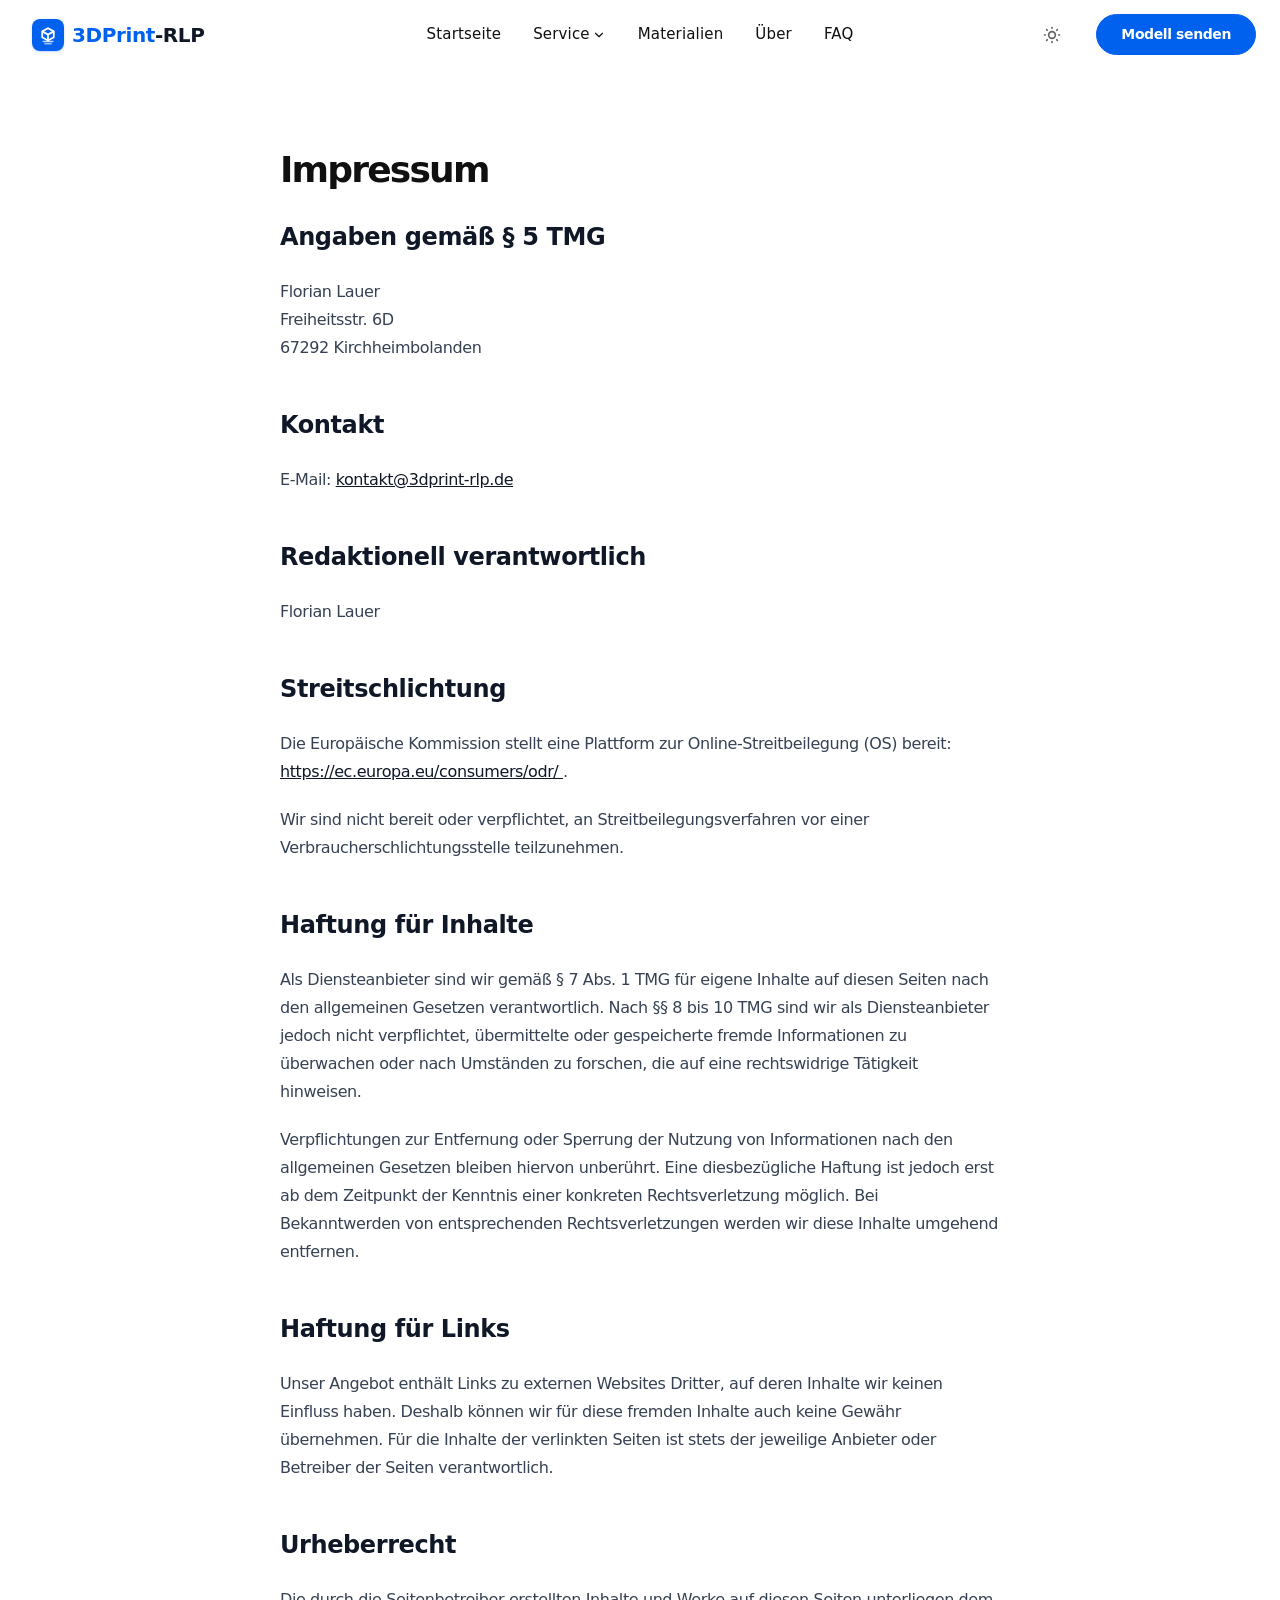
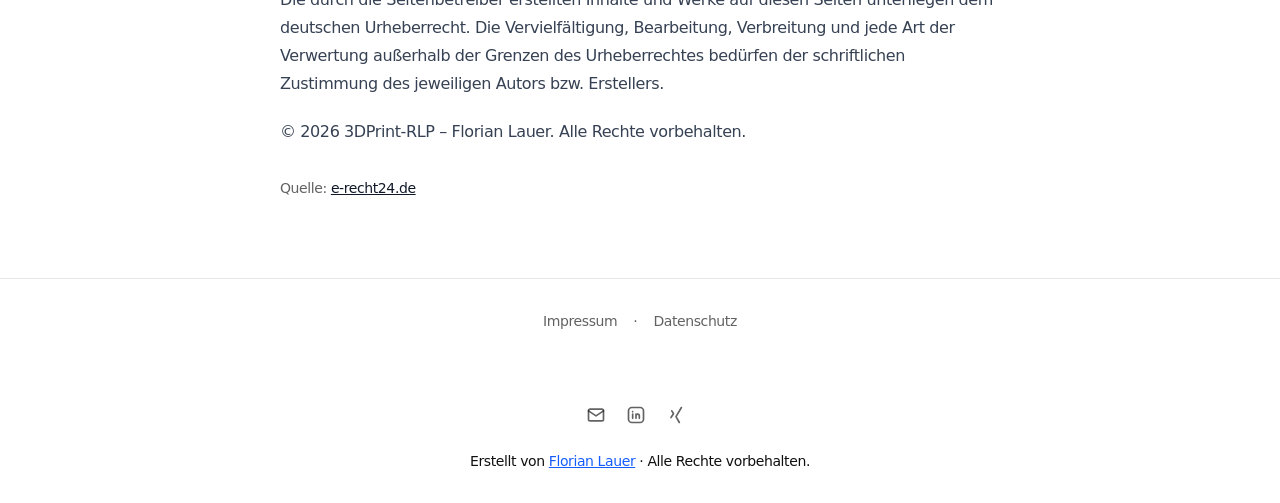
<file: impressum/index.html>
<!DOCTYPE html><html class="2xl:text-[20px]" dir="ltr" lang="de"><head><meta charset="UTF-8"><meta content="width=device-width,initial-scale=1" name="viewport"><link href="/sitemap-index.xml" rel="sitemap"><link href="[data-uri]" rel="shortcut icon"><link href="/_astro/favicon.B-3lZ6lV.svg" rel="icon" type="image/svg+xml"><link href="/_astro/favicon-16x16.CPQlSgik.png" rel="icon" sizes="16x16" type="image/png"><link href="/_astro/favicon-32x32.BfTQ4vm6.png" rel="icon" sizes="32x32" type="image/png"><link href="/_astro/apple-touch-icon.D1D8XJqk.png" rel="apple-touch-icon" sizes="180x180"><link href="/_astro/android-chrome-192x192.CGfPVZnA.png" rel="icon" sizes="192x192" type="image/png"><link href="/_astro/android-chrome-512x512.DG6S8uuY.png" rel="icon" sizes="512x512" type="image/png"><link href="/site.webmanifest" rel="manifest"><style>:root{--cc-font-family:'Inter Variable',sans-serif;--cc-modal-border-radius:1rem;--cc-btn-border-radius:9999px;--cc-bg:#ffffff;--cc-primary-color:#111827;--cc-secondary-color:#6b7280;--cc-btn-primary-bg:rgb(1 97 239);--cc-btn-primary-color:#ffffff;--cc-btn-primary-border-color:rgb(1 97 239);--cc-btn-primary-hover-bg:rgb(1 78 190);--cc-btn-primary-hover-color:#ffffff;--cc-btn-primary-hover-border-color:rgb(1 78 190);--cc-separator-border-color:#e5e7eb;--cc-footer-bg:#f9fafb;--cc-footer-border-color:#e5e7eb}#cc-main.cc--darkmode{--cc-bg:rgb(15 23 42);--cc-primary-color:rgb(229 236 246);--cc-secondary-color:rgb(148 163 184);--cc-btn-primary-bg:rgb(1 97 239);--cc-btn-primary-color:#ffffff;--cc-btn-primary-border-color:rgb(1 97 239);--cc-btn-primary-hover-bg:rgb(1 78 190);--cc-btn-primary-hover-color:#ffffff;--cc-btn-primary-hover-border-color:rgb(1 78 190);--cc-separator-border-color:rgb(255 255 255 / 8%);--cc-footer-bg:rgb(9 15 29);--cc-footer-border-color:rgb(255 255 255 / 8%);--cc-footer-color:rgb(148 163 184)}#cc-main .cm{box-shadow:0 4px 32px rgb(0 0 0 / 20%);border:1px solid var(--cc-separator-border-color)}#cc-main .cm__title{font-weight:600;font-size:1rem}#cc-main .cm__desc{font-size:.875rem;line-height:1.6}#cc-main .cm__btn{font-weight:500;font-size:.875rem}:root{--aw-font-sans:'Inter Variable';--aw-font-serif:'Inter Variable';--aw-font-heading:'Inter Variable';--aw-color-primary:rgb(1 97 239);--aw-color-secondary:rgb(1 84 207);--aw-color-accent:rgb(109 40 217);--aw-color-text-heading:rgb(0 0 0);--aw-color-text-default:rgb(16 16 16);--aw-color-text-muted:rgb(16 16 16 / 66%);--aw-color-bg-page:rgb(255 255 255);--aw-color-bg-page-dark:rgb(3 6 32)}.dark{--aw-font-sans:'Inter Variable';--aw-font-serif:'Inter Variable';--aw-font-heading:'Inter Variable';--aw-color-primary:rgb(1 97 239);--aw-color-secondary:rgb(1 84 207);--aw-color-accent:rgb(109 40 217);--aw-color-text-heading:rgb(247, 248, 248);--aw-color-text-default:rgb(229 236 246);--aw-color-text-muted:rgb(229 236 246 / 66%);--aw-color-bg-page:rgb(3 6 32)}</style><script>!function(){const e="system";function t(e){"dark"===e?document.documentElement.classList.add("dark"):document.documentElement.classList.remove("dark");const t=document.querySelectorAll("[data-aw-toggle-color-scheme] > input");t&&t.length&&t.forEach(t=>{t.checked="dark"!==e})}e&&e.endsWith(":only")||(localStorage.theme,0)?t(e.replace(":only","")):"dark"===localStorage.theme||!("theme"in localStorage)&&window.matchMedia("(prefers-color-scheme: dark)").matches?t("dark"):t("light")}()</script><title>Impressum — 3DPrint-RLP</title><link href="https://www.3dprint-rlp.de/impressum" rel="canonical"><meta content="3D-Druck Service in Rheinland-Pfalz: 3D-Modell senden, Material und Zweck beschreiben und gedruckte Bauteile, Prototypen oder Ersatzteile erhalten." name="description"><meta content="noindex, nofollow" name="robots"><meta content="Impressum" property="og:title"><meta content="website" property="og:type"><meta content="https://www.3dprint-rlp.de/_astro/hero-3dprint-rlp-minimal.CckD0odZ_Z41UoC.jpg" property="og:image"><meta content="https://www.3dprint-rlp.de/impressum" property="og:url"><meta content="3D-Druck Service in Rheinland-Pfalz: 3D-Modell senden, Material und Zweck beschreiben und gedruckte Bauteile, Prototypen oder Ersatzteile erhalten." property="og:description"><meta content="de" property="og:locale"><meta content="3DPrint-RLP" property="og:site_name"><meta content="https://www.3dprint-rlp.de/_astro/hero-3dprint-rlp-minimal.CckD0odZ_Z41UoC.jpg" property="og:image:url"><meta content="1200" property="og:image:width"><meta content="626" property="og:image:height"><meta content="Impressum" property="og:image:alt"><meta content="summary_large_image" name="twitter:card"><meta content="@LauerFlorian" name="twitter:site"><meta content="@LauerFlorian" name="twitter:creator"><script data-id id="ga-init">if(document.getElementById("ga-init").dataset.id){var d=document.getElementById("ga-init").dataset.id;window.dataLayer=window.dataLayer||[],window.gtag=function(){dataLayer.push(arguments)},window.gtag("js",new Date),window.gtag("config",d)}</script><link href="https://images.unsplash.com" rel="preconnect"><script src="https://cloud.umami.is/script.js" data-website-id="01786d0e-2e12-4068-82dd-b2e217a2e656" defer="defer"></script><meta content="true" name="astro-view-transitions-enabled"><meta content="swap" name="astro-view-transitions-fallback"><script src="/_astro/ClientRouter.astro_astro_type_script_index_0_lang.CAqDO0tx.js" type="module"></script><link href="/_astro/Layout.C8nXGtP_.css" rel="stylesheet"><script src="/_astro/page.JYoqAuaC.js" type="module"></script></head><body class="antialiased bg-page text-default tracking-tight"><script type="module">function t(){const t=document.getElementById("cc-main");if(!t)return;const e=document.documentElement.classList.contains("dark");t.classList.toggle("cc--darkmode",e)}const c=new MutationObserver(t);c.observe(document.documentElement,{attributes:!0,attributeFilter:["class"]}),document.addEventListener("DOMContentLoaded",t)</script><header class="w-full mx-auto border-b border-gray-50/0 ease-in-out flex-none sticky top-0 transition-[opacity] z-40" data-aw-sticky-header="true" id="header"><div class="absolute inset-0"></div><div class="w-full mx-auto max-w-7xl md:grid md:grid-cols-3 md:items-center md:px-6 px-3 py-3 relative text-default"><div class="flex justify-between"><a href="/" class="items-center flex"><span class="items-center flex whitespace-nowrap gap-2 ml-2 rtl:ml-0 rtl:mr-2"><span class="items-center flex justify-center bg-primary h-8 rounded-lg shadow-blue-600/20 shadow-sm text-white w-8" aria-hidden="true"><svg class="w-6 h-6" fill="none" viewBox="0 0 512 512"><path d="M256 111 133 179l123 69 123-69-123-68Z" stroke="currentColor" stroke-width="38" stroke-linejoin="round"></path><path d="M133 179v126l123 69 123-69V179" stroke="currentColor" stroke-width="38" stroke-linejoin="round"></path><path d="M256 248v126" stroke="currentColor" stroke-width="38" stroke-linecap="round"></path><path d="M154 397h204" stroke="currentColor" stroke-width="32" stroke-linecap="round" opacity="0.78"></path><path d="M190 443h132" stroke="currentColor" stroke-width="32" stroke-linecap="round" opacity="0.62"></path></svg> </span><span class="font-bold md:text-xl text-2xl"><span class="text-primary">3DPrint</span><span class="dark:text-white text-gray-900">-RLP</span></span></span></a><div class="items-center flex md:hidden"><button class="items-center flex flex-col cursor-pointer group h-12 justify-center rounded w-12" type="button" aria-label="Toggle Menu" data-aw-toggle-menu><span class="sr-only">Toggle Menu</span> <span class="transition bg-black dark:bg-white duration-200 ease h-0.5 my-1 opacity-80 rounded-full transform w-6 group-[.expanded]:rotate-45 group-[.expanded]:translate-y-2.5" aria-hidden="true"></span> <span class="transition bg-black dark:bg-white duration-200 ease h-0.5 my-1 opacity-80 rounded-full transform w-6 group-[.expanded]:opacity-0" aria-hidden="true"></span> <span class="transition bg-black dark:bg-white duration-200 ease h-0.5 my-1 opacity-80 rounded-full transform w-6 group-[.expanded]:-rotate-45 group-[.expanded]:-translate-y-2.5" aria-hidden="true"></span></button></div></div><nav aria-label="Main navigation" class="items-center md:w-auto w-full hidden md:flex md:justify-self-center md:mx-5 md:overflow-visible overflow-x-hidden overflow-y-auto text-default"><ul class="flex flex-col font-medium md:flex-row md:justify-center md:self-center md:text-[0.9375rem] md:w-auto text-xl tracking-[0.01rem] w-full"><li class><a href="/" class="items-center flex whitespace-nowrap dark:hover:text-white hover:text-link px-4 py-3">Startseite</a></li><li class="dropdown"><button class="items-center flex whitespace-nowrap dark:hover:text-white hover:text-link px-4 py-3" type="button">Service <svg class="rtl:ml-0 h-3.5 hidden md:inline ml-0.5 rtl:mr-0.5 w-3.5" data-icon="tabler:chevron-down" height="1em" width="1em"><symbol id="ai:tabler:chevron-down" viewBox="0 0 24 24"><path d="m6 9l6 6l6-6" stroke="currentColor" stroke-width="2" stroke-linecap="round" fill="none" stroke-linejoin="round"/></symbol><use href="#ai:tabler:chevron-down"></use></svg></button><ul class="dark:md:bg-dark drop-shadow-xl dropdown-menu font-medium md:absolute md:backdrop-blur-md md:bg-white/90 md:hidden md:min-w-[200px] md:pl-0 pl-4 rounded"><li><a href="/#fuer-wen" class="block dark:hover:bg-gray-700 dark:hover:text-white first:rounded-t hover:text-link last:rounded-b md:hover:bg-gray-100 px-5 py-2 whitespace-no-wrap">Für wen?</a></li><li><a href="/#leistungen" class="block dark:hover:bg-gray-700 dark:hover:text-white first:rounded-t hover:text-link last:rounded-b md:hover:bg-gray-100 px-5 py-2 whitespace-no-wrap">Leistungen</a></li><li><a href="/#ablauf" class="block dark:hover:bg-gray-700 dark:hover:text-white first:rounded-t hover:text-link last:rounded-b md:hover:bg-gray-100 px-5 py-2 whitespace-no-wrap">Ablauf</a></li></ul></li><li class><a href="/#materialien" class="items-center flex whitespace-nowrap dark:hover:text-white hover:text-link px-4 py-3">Materialien</a></li><li class><a href="/#ueber-mich" class="items-center flex whitespace-nowrap dark:hover:text-white hover:text-link px-4 py-3">Über</a></li><li class><a href="/#faq" class="items-center flex whitespace-nowrap dark:hover:text-white hover:text-link px-4 py-3">FAQ</a></li></ul></nav><div class="items-center md:w-auto w-full hidden md:flex bottom-0 fixed justify-end left-0 md:justify-self-end md:mb-0 md:p-0 md:self-center md:static p-3 rtl:left-auto rtl:right-0"><div class="items-center flex justify-between md:w-auto w-full"><div class="flex"><button class="items-center rounded-lg dark:focus:ring-gray-700 dark:hover:bg-gray-700 dark:text-gray-400 focus:outline-none focus:ring-4 focus:ring-gray-200 hover:bg-gray-100 inline-flex p-2.5 text-muted text-sm" type="button" aria-label="Toggle between Dark and Light mode" data-aw-toggle-color-scheme><svg class="w-6 h-6 md:h-5 md:inline-block md:w-5" data-icon="tabler:sun" height="1em" width="1em"><symbol id="ai:tabler:sun" viewBox="0 0 24 24"><path d="M8 12a4 4 0 1 0 8 0a4 4 0 1 0-8 0m-5 0h1m8-9v1m8 8h1m-9 8v1M5.6 5.6l.7.7m12.1-.7l-.7.7m0 11.4l.7.7m-12.1-.7l-.7.7" stroke="currentColor" stroke-width="2" stroke-linecap="round" fill="none" stroke-linejoin="round"/></symbol><use href="#ai:tabler:sun"></use></svg></button></div><span class="rtl:ml-0 ml-4 rtl:mr-4"><a href="/form" class="btn-primary font-semibold md:px-6 ml-2 px-5.5 py-2.5 shadow-none text-sm w-auto">Modell senden</a></span></div></div></div></header><main><section class="md:py-20 py-16"><div class="mx-auto px-4 sm:px-6 max-w-3xl"><h1 class="dark:text-white font-bold font-heading leading-tighter mb-8 text-4xl tracking-tighter">Impressum</h1><div class="dark:prose-invert max-w-none prose"><h2>Angaben gemäß § 5 TMG</h2><p>Florian Lauer<br>Freiheitsstr. 6D<br>67292 Kirchheimbolanden</p><h2>Kontakt</h2><p>E-Mail: <a href="mailto:kontakt@3dprint-rlp.de">kontakt@3dprint-rlp.de</a></p><h2>Redaktionell verantwortlich</h2><p>Florian Lauer</p><h2>Streitschlichtung</h2><p>Die Europäische Kommission stellt eine Plattform zur Online-Streitbeilegung (OS) bereit: <a href="https://ec.europa.eu/consumers/odr/" rel="noopener noreferrer" target="_blank">https://ec.europa.eu/consumers/odr/ </a>.</p><p>Wir sind nicht bereit oder verpflichtet, an Streitbeilegungsverfahren vor einer Verbraucherschlichtungsstelle teilzunehmen.</p><h2>Haftung für Inhalte</h2><p>Als Diensteanbieter sind wir gemäß § 7 Abs. 1 TMG für eigene Inhalte auf diesen Seiten nach den allgemeinen Gesetzen verantwortlich. Nach §§ 8 bis 10 TMG sind wir als Diensteanbieter jedoch nicht verpflichtet, übermittelte oder gespeicherte fremde Informationen zu überwachen oder nach Umständen zu forschen, die auf eine rechtswidrige Tätigkeit hinweisen.</p><p>Verpflichtungen zur Entfernung oder Sperrung der Nutzung von Informationen nach den allgemeinen Gesetzen bleiben hiervon unberührt. Eine diesbezügliche Haftung ist jedoch erst ab dem Zeitpunkt der Kenntnis einer konkreten Rechtsverletzung möglich. Bei Bekanntwerden von entsprechenden Rechtsverletzungen werden wir diese Inhalte umgehend entfernen.</p><h2>Haftung für Links</h2><p>Unser Angebot enthält Links zu externen Websites Dritter, auf deren Inhalte wir keinen Einfluss haben. Deshalb können wir für diese fremden Inhalte auch keine Gewähr übernehmen. Für die Inhalte der verlinkten Seiten ist stets der jeweilige Anbieter oder Betreiber der Seiten verantwortlich.</p><h2>Urheberrecht</h2><p>Die durch die Seitenbetreiber erstellten Inhalte und Werke auf diesen Seiten unterliegen dem deutschen Urheberrecht. Die Vervielfältigung, Bearbeitung, Verbreitung und jede Art der Verwertung außerhalb der Grenzen des Urheberrechtes bedürfen der schriftlichen Zustimmung des jeweiligen Autors bzw. Erstellers.</p><p>© 2026 3DPrint-RLP – Florian Lauer. Alle Rechte vorbehalten.</p><p class="text-muted text-sm dark:text-slate-400 mt-8">Quelle: <a href="https://www.e-recht24.de" rel="noopener" target="_blank">e-recht24.de</a></p></div></div></section></main><footer class="border-gray-200 border-t dark:border-slate-800 not-prose relative"><div class="absolute inset-0 dark:bg-dark pointer-events-none" aria-hidden="true"></div><div class="mx-auto max-w-7xl relative dark:text-slate-300 intersect-no-queue intersect-once intersect-quarter motion-safe:md:intersect:animate-fade motion-safe:md:opacity-0 px-4 sm:px-6"><div class="flex justify-center gap-4 py-8 text-sm"><a href="/impressum" class="text-muted dark:text-gray-400 duration-150 ease-in-out hover:text-gray-700 hover:underline transition">Impressum</a> <span class="text-muted">·</span><a href="/datenschutz" class="text-muted dark:text-gray-400 duration-150 ease-in-out hover:text-gray-700 hover:underline transition">Datenschutz</a></div><div class="items-center flex flex-col gap-4 md:py-8 py-6"><ul class="flex -ml-2"><li><a href="mailto:kontakt@3dprint-rlp.de" class="items-center rounded-lg dark:focus:ring-gray-700 dark:hover:bg-gray-700 dark:text-gray-400 focus:outline-none focus:ring-4 focus:ring-gray-200 hover:bg-gray-100 inline-flex p-2.5 text-muted text-sm" aria-label="E-Mail"><svg class="h-5 w-5" data-icon="tabler:mail" height="1em" width="1em"><symbol id="ai:tabler:mail" viewBox="0 0 24 24"><g fill="none" stroke="currentColor" stroke-linecap="round" stroke-linejoin="round" stroke-width="2"><path d="M3 7a2 2 0 0 1 2-2h14a2 2 0 0 1 2 2v10a2 2 0 0 1-2 2H5a2 2 0 0 1-2-2z"/><path d="m3 7l9 6l9-6"/></g></symbol><use href="#ai:tabler:mail"></use></svg></a></li><li><a href="https://www.linkedin.com/in/florian-lauer-549368309/" class="items-center rounded-lg dark:focus:ring-gray-700 dark:hover:bg-gray-700 dark:text-gray-400 focus:outline-none focus:ring-4 focus:ring-gray-200 hover:bg-gray-100 inline-flex p-2.5 text-muted text-sm" aria-label="LinkedIn"><svg class="h-5 w-5" data-icon="tabler:brand-linkedin" height="1em" width="1em"><symbol id="ai:tabler:brand-linkedin" viewBox="0 0 24 24"><g fill="none" stroke="currentColor" stroke-linecap="round" stroke-linejoin="round" stroke-width="2"><path d="M8 11v5m0-8v.01M12 16v-5m4 5v-3a2 2 0 1 0-4 0"/><path d="M3 7a4 4 0 0 1 4-4h10a4 4 0 0 1 4 4v10a4 4 0 0 1-4 4H7a4 4 0 0 1-4-4z"/></g></symbol><use href="#ai:tabler:brand-linkedin"></use></svg></a></li><li><a href="https://www.xing.com/profile/Florian_Lauer5" class="items-center rounded-lg dark:focus:ring-gray-700 dark:hover:bg-gray-700 dark:text-gray-400 focus:outline-none focus:ring-4 focus:ring-gray-200 hover:bg-gray-100 inline-flex p-2.5 text-muted text-sm" aria-label="XING"><svg class="h-5 w-5" data-icon="tabler:brand-xing" height="1em" width="1em"><symbol id="ai:tabler:brand-xing" viewBox="0 0 24 24"><path d="m16 21l-4-7l6.5-11M7 7l2 3.5L6 15" stroke="currentColor" stroke-width="2" stroke-linecap="round" fill="none" stroke-linejoin="round"/></symbol><use href="#ai:tabler:brand-xing"></use></svg></a></li></ul><div class="dark:text-muted text-center text-sm">Erstellt von <a href="https://www.laitco.de" class="dark:text-muted text-blue-600 underline" rel="noopener" target="_blank">Florian Lauer</a> · Alle Rechte vorbehalten.</div></div></div></footer><script>!function(){const e="system";if(window.basic_script)return;function t(e){"dark"===e?document.documentElement.classList.add("dark"):document.documentElement.classList.remove("dark")}window.basic_script=!0;const a=function(){e&&e.endsWith(":only")||(localStorage.theme,0)?t(e.replace(":only","")):"dark"===localStorage.theme||!("theme"in localStorage)&&window.matchMedia("(prefers-color-scheme: dark)").matches?t("dark"):t("light")};function d(e,t,a){const d="string"==typeof e?document.querySelectorAll(e):e;d&&d.length&&d.forEach(e=>{e.addEventListener(t,t=>a(t,e),!1)})}a();const o=function(){let t=window.scrollY,a=!0;d("#header nav","click",function(){document.querySelector("[data-aw-toggle-menu]")?.classList.remove("expanded"),document.body.classList.remove("overflow-hidden"),document.getElementById("header")?.classList.remove("h-screen"),document.getElementById("header")?.classList.remove("expanded"),document.getElementById("header")?.classList.remove("bg-page"),document.querySelector("#header nav")?.classList.add("hidden"),document.querySelector("#header > div > div:last-child")?.classList.add("hidden")}),d("[data-aw-toggle-menu]","click",function(e,t){t.classList.toggle("expanded"),document.body.classList.toggle("overflow-hidden"),document.getElementById("header")?.classList.toggle("h-screen"),document.getElementById("header")?.classList.toggle("expanded"),document.getElementById("header")?.classList.toggle("bg-page"),document.querySelector("#header nav")?.classList.toggle("hidden"),document.querySelector("#header > div > div:last-child")?.classList.toggle("hidden")}),d("[data-aw-toggle-color-scheme]","click",function(){e.endsWith(":only")||(Observer.removeAnimationDelay(),document.documentElement.classList.toggle("dark"),localStorage.theme=document.documentElement.classList.contains("dark")?"dark":"light")}),d("[data-aw-social-share]","click",function(e,t){const a=t.getAttribute("data-aw-social-share"),d=encodeURIComponent(t.getAttribute("data-aw-url")),o=encodeURIComponent(t.getAttribute("data-aw-text"));let n;switch(a){case"facebook":n=`https://www.facebook.com/sharer.php?u=${d}`;break;case"twitter":n=`https://twitter.com/intent/tweet?url=${d}&text=${o}`;break;case"linkedin":n=`https://www.linkedin.com/shareArticle?mini=true&url=${d}&title=${o}`;break;case"whatsapp":n=`https://wa.me/?text=${o}%20${d}`;break;case"mail":n=`mailto:?subject=%22${o}%22&body=${o}%20${d}`;break;default:return}const c=document.createElement("a");c.target="_blank",c.href=n,c.click()});function o(){const e=document.querySelector("#header[data-aw-sticky-header]");e&&(t>60&&!e.classList.contains("scroll")?e.classList.add("scroll"):t<=60&&e.classList.contains("scroll")&&e.classList.remove("scroll"),a=!1)}window.matchMedia("(max-width: 767px)").addEventListener("change",function(){document.querySelector("[data-aw-toggle-menu]")?.classList.remove("expanded"),document.body.classList.remove("overflow-hidden"),document.getElementById("header")?.classList.remove("h-screen"),document.getElementById("header")?.classList.remove("expanded"),document.getElementById("header")?.classList.remove("bg-page"),document.querySelector("#header nav")?.classList.add("hidden"),document.querySelector("#header > div > div:last-child")?.classList.add("hidden")}),o(),d([document],"scroll",function(){t=window.scrollY,a||(window.requestAnimationFrame(()=>{o()}),a=!0)})},n=function(){document.documentElement.classList.add("motion-safe:scroll-smooth");const e=document.querySelector("[data-aw-toggle-menu]");e&&e.classList.remove("expanded"),document.body.classList.remove("overflow-hidden"),document.getElementById("header")?.classList.remove("h-screen"),document.getElementById("header")?.classList.remove("expanded"),document.querySelector("#header nav")?.classList.add("hidden")};window.onload=o,window.onpageshow=n,document.addEventListener("astro:after-swap",()=>{a(),o(),n()})}()</script><script>const Observer={observer:null,delayBetweenAnimations:100,animationCounter:0,elements:null,start(t){this.observer&&this.observer.disconnect(),this.animationCounter=0;this.elements=Array.from(document.querySelectorAll(['[class*=" intersect:"]','[class*=":intersect:"]','[class^="intersect:"]','[class="intersect"]','[class*=" intersect "]','[class^="intersect "]','[class$=" intersect"]'].join(",")));if(this.elements.forEach(t=>{var e;t.setAttribute("no-intersect",""),t._intersectionThreshold=(e=t).classList.contains("intersect-full")?.99:e.classList.contains("intersect-half")?.5:e.classList.contains("intersect-quarter")?.25:0}),t){const t=window.innerHeight;this.elements.forEach(e=>{const s=e.getBoundingClientRect();s.top<t&&s.bottom>0&&(e.removeAttribute("no-intersect"),e.setAttribute("data-animated","true"),e.style.animationDuration="0s")})}this.observer=new IntersectionObserver(t=>{t.forEach(t=>{requestAnimationFrame(()=>{const e=t.target,s=t.intersectionRatio,n=e._intersectionThreshold;if(e.classList.contains("intersect-no-queue"))t.isIntersecting?(e.removeAttribute("no-intersect"),e.classList.contains("intersect-once")&&this.observer.unobserve(e)):e.setAttribute("no-intersect","");else if(s>=n){if(!e.hasAttribute("data-animated")){e.removeAttribute("no-intersect"),e.setAttribute("data-animated","true"),e.style.animationDuration="";const t=this.animationCounter*this.delayBetweenAnimations;this.animationCounter++,e.style.transitionDelay=`${t}ms`,e.style.animationDelay=`${t}ms`,e.classList.contains("intersect-once")&&this.observer.unobserve(e)}}else e.setAttribute("no-intersect",""),e.removeAttribute("data-animated"),e.style.transitionDelay="",e.style.animationDelay="",e.style.animationDuration="",this.animationCounter=0})})},{threshold:[0,.25,.5,.99]}),this.elements.forEach(t=>{t.hasAttribute("data-animated")||this.observer.observe(t)})},removeAnimationDelay(){this.elements.forEach(t=>{"true"===t.getAttribute("data-animated")&&(t.style.transitionDelay="",t.style.animationDelay="")})}};Observer.start(!1),document.addEventListener("astro:after-swap",()=>{Observer.start(!0)})</script></body></html>
</file>
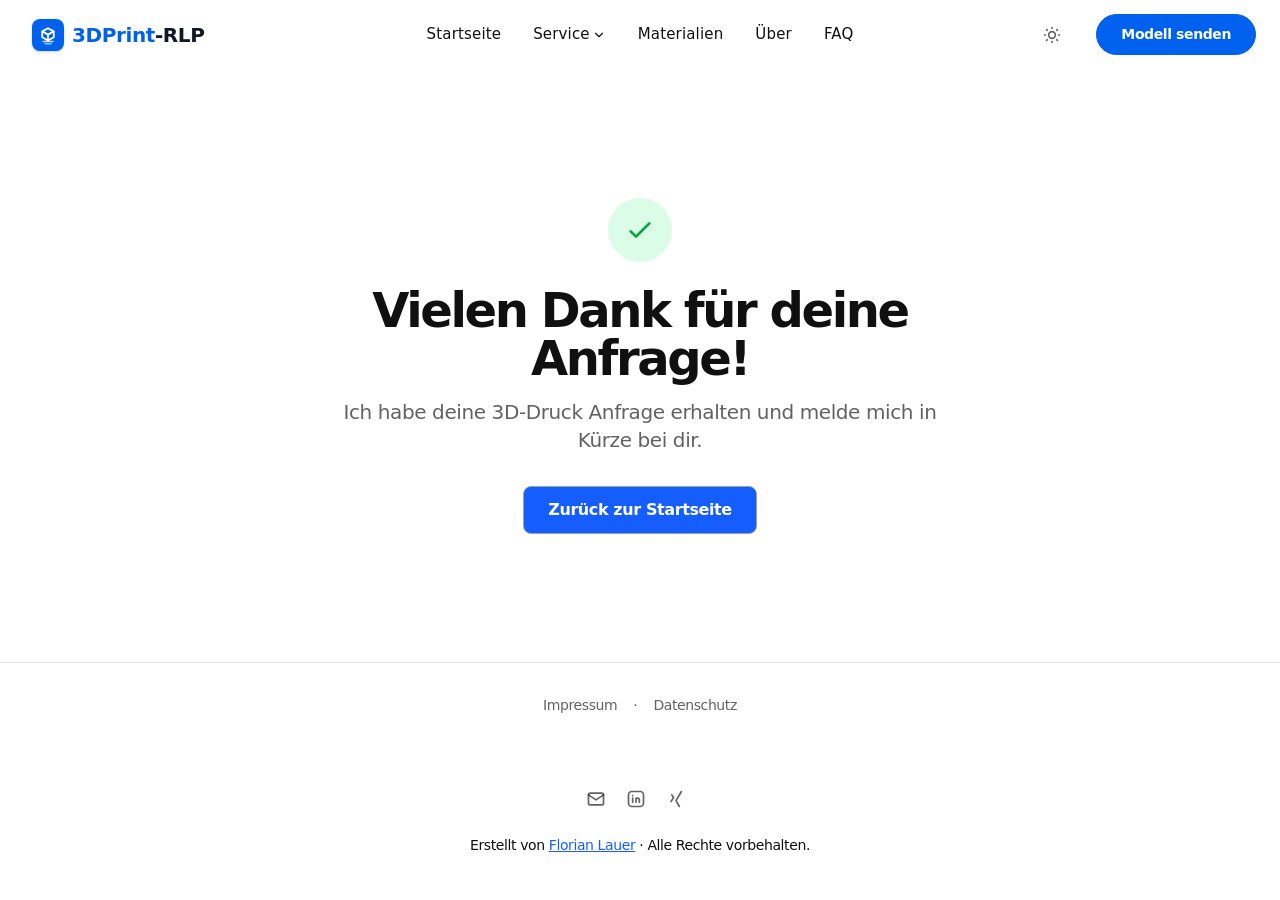
<file: thanks/index.html>
<!DOCTYPE html><html class="2xl:text-[20px]" dir="ltr" lang="de"><head><meta charset="UTF-8"><meta content="width=device-width,initial-scale=1" name="viewport"><link href="/sitemap-index.xml" rel="sitemap"><link href="[data-uri]" rel="shortcut icon"><link href="/_astro/favicon.B-3lZ6lV.svg" rel="icon" type="image/svg+xml"><link href="/_astro/favicon-16x16.CPQlSgik.png" rel="icon" sizes="16x16" type="image/png"><link href="/_astro/favicon-32x32.BfTQ4vm6.png" rel="icon" sizes="32x32" type="image/png"><link href="/_astro/apple-touch-icon.D1D8XJqk.png" rel="apple-touch-icon" sizes="180x180"><link href="/_astro/android-chrome-192x192.CGfPVZnA.png" rel="icon" sizes="192x192" type="image/png"><link href="/_astro/android-chrome-512x512.DG6S8uuY.png" rel="icon" sizes="512x512" type="image/png"><link href="/site.webmanifest" rel="manifest"><style>:root{--cc-font-family:'Inter Variable',sans-serif;--cc-modal-border-radius:1rem;--cc-btn-border-radius:9999px;--cc-bg:#ffffff;--cc-primary-color:#111827;--cc-secondary-color:#6b7280;--cc-btn-primary-bg:rgb(1 97 239);--cc-btn-primary-color:#ffffff;--cc-btn-primary-border-color:rgb(1 97 239);--cc-btn-primary-hover-bg:rgb(1 78 190);--cc-btn-primary-hover-color:#ffffff;--cc-btn-primary-hover-border-color:rgb(1 78 190);--cc-separator-border-color:#e5e7eb;--cc-footer-bg:#f9fafb;--cc-footer-border-color:#e5e7eb}#cc-main.cc--darkmode{--cc-bg:rgb(15 23 42);--cc-primary-color:rgb(229 236 246);--cc-secondary-color:rgb(148 163 184);--cc-btn-primary-bg:rgb(1 97 239);--cc-btn-primary-color:#ffffff;--cc-btn-primary-border-color:rgb(1 97 239);--cc-btn-primary-hover-bg:rgb(1 78 190);--cc-btn-primary-hover-color:#ffffff;--cc-btn-primary-hover-border-color:rgb(1 78 190);--cc-separator-border-color:rgb(255 255 255 / 8%);--cc-footer-bg:rgb(9 15 29);--cc-footer-border-color:rgb(255 255 255 / 8%);--cc-footer-color:rgb(148 163 184)}#cc-main .cm{box-shadow:0 4px 32px rgb(0 0 0 / 20%);border:1px solid var(--cc-separator-border-color)}#cc-main .cm__title{font-weight:600;font-size:1rem}#cc-main .cm__desc{font-size:.875rem;line-height:1.6}#cc-main .cm__btn{font-weight:500;font-size:.875rem}:root{--aw-font-sans:'Inter Variable';--aw-font-serif:'Inter Variable';--aw-font-heading:'Inter Variable';--aw-color-primary:rgb(1 97 239);--aw-color-secondary:rgb(1 84 207);--aw-color-accent:rgb(109 40 217);--aw-color-text-heading:rgb(0 0 0);--aw-color-text-default:rgb(16 16 16);--aw-color-text-muted:rgb(16 16 16 / 66%);--aw-color-bg-page:rgb(255 255 255);--aw-color-bg-page-dark:rgb(3 6 32)}.dark{--aw-font-sans:'Inter Variable';--aw-font-serif:'Inter Variable';--aw-font-heading:'Inter Variable';--aw-color-primary:rgb(1 97 239);--aw-color-secondary:rgb(1 84 207);--aw-color-accent:rgb(109 40 217);--aw-color-text-heading:rgb(247, 248, 248);--aw-color-text-default:rgb(229 236 246);--aw-color-text-muted:rgb(229 236 246 / 66%);--aw-color-bg-page:rgb(3 6 32)}</style><script>!function(){const e="system";function t(e){"dark"===e?document.documentElement.classList.add("dark"):document.documentElement.classList.remove("dark");const t=document.querySelectorAll("[data-aw-toggle-color-scheme] > input");t&&t.length&&t.forEach(t=>{t.checked="dark"!==e})}e&&e.endsWith(":only")||(localStorage.theme,0)?t(e.replace(":only","")):"dark"===localStorage.theme||!("theme"in localStorage)&&window.matchMedia("(prefers-color-scheme: dark)").matches?t("dark"):t("light")}()</script><title>Vielen Dank — 3DPrint-RLP</title><link href="https://www.3dprint-rlp.de/thanks" rel="canonical"><meta content="3D-Druck Service in Rheinland-Pfalz: 3D-Modell senden, Material und Zweck beschreiben und gedruckte Bauteile, Prototypen oder Ersatzteile erhalten." name="description"><meta content="noindex, nofollow" name="robots"><meta content="Vielen Dank" property="og:title"><meta content="website" property="og:type"><meta content="https://www.3dprint-rlp.de/_astro/hero-3dprint-rlp-minimal.CckD0odZ_Z41UoC.jpg" property="og:image"><meta content="https://www.3dprint-rlp.de/thanks" property="og:url"><meta content="3D-Druck Service in Rheinland-Pfalz: 3D-Modell senden, Material und Zweck beschreiben und gedruckte Bauteile, Prototypen oder Ersatzteile erhalten." property="og:description"><meta content="de" property="og:locale"><meta content="3DPrint-RLP" property="og:site_name"><meta content="https://www.3dprint-rlp.de/_astro/hero-3dprint-rlp-minimal.CckD0odZ_Z41UoC.jpg" property="og:image:url"><meta content="1200" property="og:image:width"><meta content="626" property="og:image:height"><meta content="Vielen Dank" property="og:image:alt"><meta content="summary_large_image" name="twitter:card"><meta content="@LauerFlorian" name="twitter:site"><meta content="@LauerFlorian" name="twitter:creator"><script data-id id="ga-init">if(document.getElementById("ga-init").dataset.id){var d=document.getElementById("ga-init").dataset.id;window.dataLayer=window.dataLayer||[],window.gtag=function(){dataLayer.push(arguments)},window.gtag("js",new Date),window.gtag("config",d)}</script><link href="https://images.unsplash.com" rel="preconnect"><script src="https://cloud.umami.is/script.js" data-website-id="01786d0e-2e12-4068-82dd-b2e217a2e656" defer="defer"></script><meta content="true" name="astro-view-transitions-enabled"><meta content="swap" name="astro-view-transitions-fallback"><script src="/_astro/ClientRouter.astro_astro_type_script_index_0_lang.CAqDO0tx.js" type="module"></script><link href="/_astro/Layout.C8nXGtP_.css" rel="stylesheet"><script src="/_astro/page.JYoqAuaC.js" type="module"></script></head><body class="antialiased bg-page text-default tracking-tight"><script type="module">function t(){const t=document.getElementById("cc-main");if(!t)return;const e=document.documentElement.classList.contains("dark");t.classList.toggle("cc--darkmode",e)}const c=new MutationObserver(t);c.observe(document.documentElement,{attributes:!0,attributeFilter:["class"]}),document.addEventListener("DOMContentLoaded",t)</script><header class="w-full mx-auto border-b border-gray-50/0 ease-in-out flex-none sticky top-0 transition-[opacity] z-40" data-aw-sticky-header="true" id="header"><div class="absolute inset-0"></div><div class="w-full mx-auto max-w-7xl md:grid md:grid-cols-3 md:items-center md:px-6 px-3 py-3 relative text-default"><div class="flex justify-between"><a class="flex items-center" href="/"><span class="flex items-center whitespace-nowrap gap-2 ml-2 rtl:ml-0 rtl:mr-2"><span class="flex items-center justify-center bg-primary h-8 rounded-lg shadow-blue-600/20 shadow-sm text-white w-8" aria-hidden="true"><svg class="w-6 h-6" fill="none" viewBox="0 0 512 512"><path d="M256 111 133 179l123 69 123-69-123-68Z" stroke-width="38" stroke="currentColor" stroke-linejoin="round"></path><path d="M133 179v126l123 69 123-69V179" stroke-width="38" stroke="currentColor" stroke-linejoin="round"></path><path d="M256 248v126" stroke-width="38" stroke="currentColor" stroke-linecap="round"></path><path d="M154 397h204" stroke-width="32" stroke="currentColor" stroke-linecap="round" opacity="0.78"></path><path d="M190 443h132" stroke-width="32" stroke="currentColor" stroke-linecap="round" opacity="0.62"></path></svg> </span><span class="font-bold md:text-xl text-2xl"><span class="text-primary">3DPrint</span><span class="dark:text-white text-gray-900">-RLP</span></span></span></a><div class="flex items-center md:hidden"><button class="flex items-center justify-center cursor-pointer flex-col group h-12 rounded w-12" type="button" aria-label="Toggle Menu" data-aw-toggle-menu><span class="sr-only">Toggle Menu</span> <span class="transition bg-black dark:bg-white duration-200 ease h-0.5 my-1 opacity-80 rounded-full transform w-6 group-[.expanded]:rotate-45 group-[.expanded]:translate-y-2.5" aria-hidden="true"></span> <span class="transition bg-black dark:bg-white duration-200 ease h-0.5 my-1 opacity-80 rounded-full transform w-6 group-[.expanded]:opacity-0" aria-hidden="true"></span> <span class="transition bg-black dark:bg-white duration-200 ease h-0.5 my-1 opacity-80 rounded-full transform w-6 group-[.expanded]:-rotate-45 group-[.expanded]:-translate-y-2.5" aria-hidden="true"></span></button></div></div><nav aria-label="Main navigation" class="items-center md:w-auto w-full hidden md:flex md:justify-self-center md:mx-5 md:overflow-visible overflow-x-hidden overflow-y-auto text-default"><ul class="flex font-medium flex-col md:flex-row md:justify-center md:self-center md:text-[0.9375rem] md:w-auto text-xl tracking-[0.01rem] w-full"><li class><a class="flex items-center whitespace-nowrap dark:hover:text-white hover:text-link px-4 py-3" href="/">Startseite</a></li><li class="dropdown"><button class="flex items-center whitespace-nowrap dark:hover:text-white hover:text-link px-4 py-3" type="button">Service <svg class="rtl:ml-0 h-3.5 hidden md:inline ml-0.5 rtl:mr-0.5 w-3.5" data-icon="tabler:chevron-down" height="1em" width="1em"><symbol id="ai:tabler:chevron-down" viewBox="0 0 24 24"><path d="m6 9l6 6l6-6" stroke-width="2" stroke="currentColor" stroke-linecap="round" fill="none" stroke-linejoin="round"/></symbol><use href="#ai:tabler:chevron-down"></use></svg></button><ul class="dark:md:bg-dark drop-shadow-xl dropdown-menu font-medium md:absolute md:backdrop-blur-md md:bg-white/90 md:hidden md:min-w-[200px] md:pl-0 pl-4 rounded"><li><a class="block dark:hover:bg-gray-700 dark:hover:text-white first:rounded-t hover:text-link last:rounded-b md:hover:bg-gray-100 px-5 py-2 whitespace-no-wrap" href="/#fuer-wen">Für wen?</a></li><li><a class="block dark:hover:bg-gray-700 dark:hover:text-white first:rounded-t hover:text-link last:rounded-b md:hover:bg-gray-100 px-5 py-2 whitespace-no-wrap" href="/#leistungen">Leistungen</a></li><li><a class="block dark:hover:bg-gray-700 dark:hover:text-white first:rounded-t hover:text-link last:rounded-b md:hover:bg-gray-100 px-5 py-2 whitespace-no-wrap" href="/#ablauf">Ablauf</a></li></ul></li><li class><a class="flex items-center whitespace-nowrap dark:hover:text-white hover:text-link px-4 py-3" href="/#materialien">Materialien</a></li><li class><a class="flex items-center whitespace-nowrap dark:hover:text-white hover:text-link px-4 py-3" href="/#ueber-mich">Über</a></li><li class><a class="flex items-center whitespace-nowrap dark:hover:text-white hover:text-link px-4 py-3" href="/#faq">FAQ</a></li></ul></nav><div class="items-center md:w-auto w-full hidden md:flex bottom-0 fixed justify-end left-0 md:justify-self-end md:mb-0 md:p-0 md:self-center md:static p-3 rtl:left-auto rtl:right-0"><div class="flex items-center justify-between md:w-auto w-full"><div class="flex"><button class="items-center rounded-lg dark:focus:ring-gray-700 dark:hover:bg-gray-700 dark:text-gray-400 focus:outline-none focus:ring-4 focus:ring-gray-200 hover:bg-gray-100 inline-flex p-2.5 text-muted text-sm" type="button" aria-label="Toggle between Dark and Light mode" data-aw-toggle-color-scheme><svg class="w-6 h-6 md:h-5 md:inline-block md:w-5" data-icon="tabler:sun" height="1em" width="1em"><symbol id="ai:tabler:sun" viewBox="0 0 24 24"><path d="M8 12a4 4 0 1 0 8 0a4 4 0 1 0-8 0m-5 0h1m8-9v1m8 8h1m-9 8v1M5.6 5.6l.7.7m12.1-.7l-.7.7m0 11.4l.7.7m-12.1-.7l-.7.7" stroke-width="2" stroke="currentColor" stroke-linecap="round" fill="none" stroke-linejoin="round"/></symbol><use href="#ai:tabler:sun"></use></svg></button></div><span class="rtl:ml-0 ml-4 rtl:mr-4"><a class="btn-primary font-semibold md:px-6 ml-2 px-5.5 py-2.5 shadow-none text-sm w-auto" href="/form">Modell senden</a></span></div></div></div></header><main><section class="md:py-32 py-24"><div class="mx-auto px-4 sm:px-6 max-w-2xl text-center"><div class="flex justify-center mb-6"><div class="flex items-center justify-center bg-green-100 dark:bg-green-900 h-16 rounded-full w-16"><svg class="dark:text-green-400 h-8 text-green-600 w-8" fill="none" viewBox="0 0 24 24" stroke="currentColor"><path d="M5 13l4 4L19 7" stroke-width="2" stroke-linecap="round" stroke-linejoin="round"></path></svg></div></div><h1 class="dark:text-white font-bold font-heading leading-tighter mb-4 md:text-5xl text-4xl tracking-tighter">Vielen Dank für deine Anfrage!</h1><p class="text-muted dark:text-slate-400 mb-8 text-xl">Ich habe deine 3D-Druck Anfrage erhalten und melde mich in Kürze bei dir.</p><a class="btn-primary font-semibold bg-blue-600 btn hover:bg-blue-700 inline-block px-6 py-3 rounded-lg text-white transition-colors" href="/">Zurück zur Startseite</a></div></section></main><footer class="border-gray-200 border-t dark:border-slate-800 not-prose relative"><div class="absolute inset-0 dark:bg-dark pointer-events-none" aria-hidden="true"></div><div class="mx-auto max-w-7xl relative dark:text-slate-300 intersect-no-queue intersect-once intersect-quarter motion-safe:md:intersect:animate-fade motion-safe:md:opacity-0 px-4 sm:px-6"><div class="flex justify-center gap-4 py-8 text-sm"><a class="text-muted dark:text-gray-400 duration-150 ease-in-out hover:text-gray-700 hover:underline transition" href="/impressum">Impressum</a> <span class="text-muted">·</span><a class="text-muted dark:text-gray-400 duration-150 ease-in-out hover:text-gray-700 hover:underline transition" href="/datenschutz">Datenschutz</a></div><div class="flex items-center flex-col gap-4 md:py-8 py-6"><ul class="flex -ml-2"><li><a class="items-center rounded-lg dark:focus:ring-gray-700 dark:hover:bg-gray-700 dark:text-gray-400 focus:outline-none focus:ring-4 focus:ring-gray-200 hover:bg-gray-100 inline-flex p-2.5 text-muted text-sm" href="mailto:kontakt@3dprint-rlp.de" aria-label="E-Mail"><svg class="h-5 w-5" data-icon="tabler:mail" height="1em" width="1em"><symbol id="ai:tabler:mail" viewBox="0 0 24 24"><g fill="none" stroke="currentColor" stroke-linecap="round" stroke-linejoin="round" stroke-width="2"><path d="M3 7a2 2 0 0 1 2-2h14a2 2 0 0 1 2 2v10a2 2 0 0 1-2 2H5a2 2 0 0 1-2-2z"/><path d="m3 7l9 6l9-6"/></g></symbol><use href="#ai:tabler:mail"></use></svg></a></li><li><a class="items-center rounded-lg dark:focus:ring-gray-700 dark:hover:bg-gray-700 dark:text-gray-400 focus:outline-none focus:ring-4 focus:ring-gray-200 hover:bg-gray-100 inline-flex p-2.5 text-muted text-sm" href="https://www.linkedin.com/in/florian-lauer-549368309/" aria-label="LinkedIn"><svg class="h-5 w-5" data-icon="tabler:brand-linkedin" height="1em" width="1em"><symbol id="ai:tabler:brand-linkedin" viewBox="0 0 24 24"><g fill="none" stroke="currentColor" stroke-linecap="round" stroke-linejoin="round" stroke-width="2"><path d="M8 11v5m0-8v.01M12 16v-5m4 5v-3a2 2 0 1 0-4 0"/><path d="M3 7a4 4 0 0 1 4-4h10a4 4 0 0 1 4 4v10a4 4 0 0 1-4 4H7a4 4 0 0 1-4-4z"/></g></symbol><use href="#ai:tabler:brand-linkedin"></use></svg></a></li><li><a class="items-center rounded-lg dark:focus:ring-gray-700 dark:hover:bg-gray-700 dark:text-gray-400 focus:outline-none focus:ring-4 focus:ring-gray-200 hover:bg-gray-100 inline-flex p-2.5 text-muted text-sm" href="https://www.xing.com/profile/Florian_Lauer5" aria-label="XING"><svg class="h-5 w-5" data-icon="tabler:brand-xing" height="1em" width="1em"><symbol id="ai:tabler:brand-xing" viewBox="0 0 24 24"><path d="m16 21l-4-7l6.5-11M7 7l2 3.5L6 15" stroke-width="2" stroke="currentColor" stroke-linecap="round" fill="none" stroke-linejoin="round"/></symbol><use href="#ai:tabler:brand-xing"></use></svg></a></li></ul><div class="dark:text-muted text-center text-sm">Erstellt von <a class="dark:text-muted text-blue-600 underline" href="https://www.laitco.de" rel="noopener" target="_blank">Florian Lauer</a> · Alle Rechte vorbehalten.</div></div></div></footer><script>!function(){const e="system";if(window.basic_script)return;function t(e){"dark"===e?document.documentElement.classList.add("dark"):document.documentElement.classList.remove("dark")}window.basic_script=!0;const a=function(){e&&e.endsWith(":only")||(localStorage.theme,0)?t(e.replace(":only","")):"dark"===localStorage.theme||!("theme"in localStorage)&&window.matchMedia("(prefers-color-scheme: dark)").matches?t("dark"):t("light")};function d(e,t,a){const d="string"==typeof e?document.querySelectorAll(e):e;d&&d.length&&d.forEach(e=>{e.addEventListener(t,t=>a(t,e),!1)})}a();const o=function(){let t=window.scrollY,a=!0;d("#header nav","click",function(){document.querySelector("[data-aw-toggle-menu]")?.classList.remove("expanded"),document.body.classList.remove("overflow-hidden"),document.getElementById("header")?.classList.remove("h-screen"),document.getElementById("header")?.classList.remove("expanded"),document.getElementById("header")?.classList.remove("bg-page"),document.querySelector("#header nav")?.classList.add("hidden"),document.querySelector("#header > div > div:last-child")?.classList.add("hidden")}),d("[data-aw-toggle-menu]","click",function(e,t){t.classList.toggle("expanded"),document.body.classList.toggle("overflow-hidden"),document.getElementById("header")?.classList.toggle("h-screen"),document.getElementById("header")?.classList.toggle("expanded"),document.getElementById("header")?.classList.toggle("bg-page"),document.querySelector("#header nav")?.classList.toggle("hidden"),document.querySelector("#header > div > div:last-child")?.classList.toggle("hidden")}),d("[data-aw-toggle-color-scheme]","click",function(){e.endsWith(":only")||(Observer.removeAnimationDelay(),document.documentElement.classList.toggle("dark"),localStorage.theme=document.documentElement.classList.contains("dark")?"dark":"light")}),d("[data-aw-social-share]","click",function(e,t){const a=t.getAttribute("data-aw-social-share"),d=encodeURIComponent(t.getAttribute("data-aw-url")),o=encodeURIComponent(t.getAttribute("data-aw-text"));let n;switch(a){case"facebook":n=`https://www.facebook.com/sharer.php?u=${d}`;break;case"twitter":n=`https://twitter.com/intent/tweet?url=${d}&text=${o}`;break;case"linkedin":n=`https://www.linkedin.com/shareArticle?mini=true&url=${d}&title=${o}`;break;case"whatsapp":n=`https://wa.me/?text=${o}%20${d}`;break;case"mail":n=`mailto:?subject=%22${o}%22&body=${o}%20${d}`;break;default:return}const c=document.createElement("a");c.target="_blank",c.href=n,c.click()});function o(){const e=document.querySelector("#header[data-aw-sticky-header]");e&&(t>60&&!e.classList.contains("scroll")?e.classList.add("scroll"):t<=60&&e.classList.contains("scroll")&&e.classList.remove("scroll"),a=!1)}window.matchMedia("(max-width: 767px)").addEventListener("change",function(){document.querySelector("[data-aw-toggle-menu]")?.classList.remove("expanded"),document.body.classList.remove("overflow-hidden"),document.getElementById("header")?.classList.remove("h-screen"),document.getElementById("header")?.classList.remove("expanded"),document.getElementById("header")?.classList.remove("bg-page"),document.querySelector("#header nav")?.classList.add("hidden"),document.querySelector("#header > div > div:last-child")?.classList.add("hidden")}),o(),d([document],"scroll",function(){t=window.scrollY,a||(window.requestAnimationFrame(()=>{o()}),a=!0)})},n=function(){document.documentElement.classList.add("motion-safe:scroll-smooth");const e=document.querySelector("[data-aw-toggle-menu]");e&&e.classList.remove("expanded"),document.body.classList.remove("overflow-hidden"),document.getElementById("header")?.classList.remove("h-screen"),document.getElementById("header")?.classList.remove("expanded"),document.querySelector("#header nav")?.classList.add("hidden")};window.onload=o,window.onpageshow=n,document.addEventListener("astro:after-swap",()=>{a(),o(),n()})}()</script><script>const Observer={observer:null,delayBetweenAnimations:100,animationCounter:0,elements:null,start(t){this.observer&&this.observer.disconnect(),this.animationCounter=0;this.elements=Array.from(document.querySelectorAll(['[class*=" intersect:"]','[class*=":intersect:"]','[class^="intersect:"]','[class="intersect"]','[class*=" intersect "]','[class^="intersect "]','[class$=" intersect"]'].join(",")));if(this.elements.forEach(t=>{var e;t.setAttribute("no-intersect",""),t._intersectionThreshold=(e=t).classList.contains("intersect-full")?.99:e.classList.contains("intersect-half")?.5:e.classList.contains("intersect-quarter")?.25:0}),t){const t=window.innerHeight;this.elements.forEach(e=>{const s=e.getBoundingClientRect();s.top<t&&s.bottom>0&&(e.removeAttribute("no-intersect"),e.setAttribute("data-animated","true"),e.style.animationDuration="0s")})}this.observer=new IntersectionObserver(t=>{t.forEach(t=>{requestAnimationFrame(()=>{const e=t.target,s=t.intersectionRatio,n=e._intersectionThreshold;if(e.classList.contains("intersect-no-queue"))t.isIntersecting?(e.removeAttribute("no-intersect"),e.classList.contains("intersect-once")&&this.observer.unobserve(e)):e.setAttribute("no-intersect","");else if(s>=n){if(!e.hasAttribute("data-animated")){e.removeAttribute("no-intersect"),e.setAttribute("data-animated","true"),e.style.animationDuration="";const t=this.animationCounter*this.delayBetweenAnimations;this.animationCounter++,e.style.transitionDelay=`${t}ms`,e.style.animationDelay=`${t}ms`,e.classList.contains("intersect-once")&&this.observer.unobserve(e)}}else e.setAttribute("no-intersect",""),e.removeAttribute("data-animated"),e.style.transitionDelay="",e.style.animationDelay="",e.style.animationDuration="",this.animationCounter=0})})},{threshold:[0,.25,.5,.99]}),this.elements.forEach(t=>{t.hasAttribute("data-animated")||this.observer.observe(t)})},removeAnimationDelay(){this.elements.forEach(t=>{"true"===t.getAttribute("data-animated")&&(t.style.transitionDelay="",t.style.animationDelay="")})}};Observer.start(!1),document.addEventListener("astro:after-swap",()=>{Observer.start(!0)})</script></body></html>
</file>
<file: _astro/Layout.C8nXGtP_.css>
#cc-main{background:0 0;color:var(--cc-primary-color);font-family:var(--cc-font-family);font-size:16px;font-weight:400;-webkit-font-smoothing:antialiased;-moz-osx-font-smoothing:grayscale;line-height:1.15;position:relative;text-rendering:optimizeLegibility;-webkit-text-size-adjust:100%;position:fixed;z-index:var(--cc-z-index)}#cc-main :after,#cc-main :before,#cc-main a,#cc-main button,#cc-main div,#cc-main h2,#cc-main input,#cc-main p,#cc-main span{all:unset;box-sizing:border-box}#cc-main .pm__badge,#cc-main button{all:initial;box-sizing:border-box;color:unset;visibility:unset}#cc-main .pm__badge,#cc-main a,#cc-main button,#cc-main input{-webkit-appearance:none;appearance:none;cursor:pointer;font-family:inherit;font-size:100%;line-height:normal;margin:0;outline:revert;outline-offset:2px;overflow:hidden}#cc-main table,#cc-main tbody,#cc-main td,#cc-main th,#cc-main thead,#cc-main tr{all:revert;color:inherit;font-family:inherit;font-size:inherit;font-weight:inherit}:root{--cc-font-family:-apple-system,BlinkMacSystemFont,"Segoe UI",Roboto,Helvetica,Arial,sans-serif,"Apple Color Emoji","Segoe UI Emoji","Segoe UI Symbol";--cc-modal-border-radius:.5rem;--cc-btn-border-radius:.4rem;--cc-modal-transition-duration:.25s;--cc-link-color:var(--cc-btn-primary-bg);--cc-modal-margin:1rem;--cc-z-index:2147483647;--cc-bg:#fff;--cc-primary-color:#2c2f31;--cc-secondary-color:#5e6266;--cc-btn-primary-bg:#30363c;--cc-btn-primary-color:#fff;--cc-btn-primary-border-color:var(--cc-btn-primary-bg);--cc-btn-primary-hover-bg:#000;--cc-btn-primary-hover-color:#fff;--cc-btn-primary-hover-border-color:var(--cc-btn-primary-hover-bg);--cc-btn-secondary-bg:#eaeff2;--cc-btn-secondary-color:var(--cc-primary-color);--cc-btn-secondary-border-color:var(--cc-btn-secondary-bg);--cc-btn-secondary-hover-bg:#d4dae0;--cc-btn-secondary-hover-color:#000;--cc-btn-secondary-hover-border-color:#d4dae0;--cc-separator-border-color:#f0f4f7;--cc-toggle-on-bg:var(--cc-btn-primary-bg);--cc-toggle-off-bg:#667481;--cc-toggle-on-knob-bg:#fff;--cc-toggle-off-knob-bg:var(--cc-toggle-on-knob-bg);--cc-toggle-enabled-icon-color:var(--cc-bg);--cc-toggle-disabled-icon-color:var(--cc-bg);--cc-toggle-readonly-bg:#d5dee2;--cc-toggle-readonly-knob-bg:#fff;--cc-toggle-readonly-knob-icon-color:var(--cc-toggle-readonly-bg);--cc-section-category-border:var(--cc-cookie-category-block-bg);--cc-cookie-category-block-bg:#f0f4f7;--cc-cookie-category-block-border:#f0f4f7;--cc-cookie-category-block-hover-bg:#e9eff4;--cc-cookie-category-block-hover-border:#e9eff4;--cc-cookie-category-expanded-block-bg:transparent;--cc-cookie-category-expanded-block-hover-bg:#dee4e9;--cc-overlay-bg:rgba(0,0,0,.65);--cc-webkit-scrollbar-bg:var(--cc-section-category-border);--cc-webkit-scrollbar-hover-bg:var(--cc-btn-primary-hover-bg);--cc-footer-bg:var(--cc-btn-secondary-bg);--cc-footer-color:var(--cc-secondary-color);--cc-footer-border-color:#e4eaed;--cc-pm-toggle-border-radius:4em}#cc-main.cc--rtl{direction:rtl}#cc-main .cm__title,#cc-main a,#cc-main b,#cc-main em,#cc-main strong{font-weight:600}#cc-main button>span{pointer-events:none}#cc-main .cc__link,#cc-main a{background-image:linear-gradient(currentColor,currentColor);background-position:0 100%;background-repeat:no-repeat;background-size:0 1px;font-weight:600;position:relative;transition:background-size .25s,color .25s ease}#cc-main .cc__link:hover,#cc-main a:hover{background-size:100% 1px;color:var(--cc-primary-color)}#cc-main .cc__link{color:var(--cc-link-color)}#cc-main .cm__desc,#cc-main .pm__body{overscroll-behavior:auto contain;scrollbar-width:thin}@media screen and (min-width:640px){#cc-main ::-webkit-scrollbar,#cc-main ::-webkit-scrollbar-thumb,#cc-main ::-webkit-scrollbar-track{all:revert}#cc-main ::-webkit-scrollbar-thumb{-webkit-background-clip:padding-box;background-clip:padding-box;background:var(--cc-toggle-readonly-bg);border:.25rem solid var(--cc-bg);border-radius:1rem}#cc-main ::-webkit-scrollbar-thumb:hover{background:var(--cc-toggle-off-bg)}#cc-main ::-webkit-scrollbar{background:0 0;width:12px}}html.disable--interaction.show--consent,html.disable--interaction.show--consent body{height:auto!important;overflow:hidden!important}@media (prefers-reduced-motion){#cc-main{--cc-modal-transition-duration:0s}}.cc--darkmode{--cc-bg:#161a1c;--cc-primary-color:#ebf3f6;--cc-secondary-color:#aebbc5;--cc-btn-primary-bg:#c2d0e0;--cc-btn-primary-color:var(--cc-bg);--cc-btn-primary-border-color:var(--cc-btn-primary-bg);--cc-btn-primary-hover-bg:#98a7b6;--cc-btn-primary-hover-color:#000;--cc-btn-primary-hover-border-color:var(--cc-btn-primary-hover-bg);--cc-btn-secondary-bg:#242c31;--cc-btn-secondary-color:var(--cc-primary-color);--cc-btn-secondary-border-color:var(--cc-btn-secondary-bg);--cc-btn-secondary-hover-bg:#353d43;--cc-btn-secondary-hover-color:#fff;--cc-btn-secondary-hover-border-color:var(--cc-btn-secondary-hover-bg);--cc-separator-border-color:#222a30;--cc-toggle-on-bg:var(--cc-btn-primary-bg);--cc-toggle-off-bg:#525f6b;--cc-toggle-on-knob-bg:var(--cc-btn-primary-color);--cc-toggle-off-knob-bg:var(--cc-btn-primary-color);--cc-toggle-enabled-icon-color:var(--cc-btn-primary-color);--cc-toggle-disabled-icon-color:var(--cc-btn-primary-color);--cc-toggle-readonly-bg:#343e45;--cc-toggle-readonly-knob-bg:#5f6b72;--cc-toggle-readonly-knob-icon-color:var(--cc-toggle-readonly-bg);--cc-section-category-border:#1e2428;--cc-cookie-category-block-bg:#1e2428;--cc-cookie-category-block-border:var(--cc-section-category-border);--cc-cookie-category-block-hover-bg:#242c31;--cc-cookie-category-block-hover-border:#232a2f;--cc-cookie-category-expanded-block-bg:transparent;--cc-cookie-category-expanded-block-hover-bg:var(--cc-toggle-readonly-bg);--cc-overlay-bg:rgba(0,0,0,.65);--cc-webkit-scrollbar-bg:var(--cc-section-category-border);--cc-webkit-scrollbar-hover-bg:var(--cc-btn-primary-hover-bg);--cc-footer-bg:#0c0e0f;--cc-footer-color:var(--cc-secondary-color);--cc-footer-border-color:#060809}.cc--darkmode #cc-main{color-scheme:dark}#cc-main .cm{background:var(--cc-bg);border-radius:var(--cc-modal-border-radius);box-shadow:0 .625em 1.875em #0000024d;display:flex;flex-direction:column;max-width:24rem;opacity:0;overflow:hidden;position:fixed;transform:translateY(1.6em);visibility:hidden;z-index:1}#cc-main .cm--top{top:var(--cc-modal-margin)}#cc-main .cm--middle{top:50%;transform:translateY(calc(-50% + 1.6em))}#cc-main .cm--bottom{bottom:var(--cc-modal-margin)}#cc-main .cm--center{left:var(--cc-modal-margin);margin:0 auto;right:var(--cc-modal-margin);width:unset}#cc-main .cm--left{left:var(--cc-modal-margin);margin-right:var(--cc-modal-margin)}#cc-main .cm--right{margin-left:var(--cc-modal-margin);right:var(--cc-modal-margin)}#cc-main .cm__body{display:flex;flex-direction:column;justify-content:space-between;position:relative}#cc-main .cm__btns,#cc-main .cm__links{padding:1rem 1.3rem;width:unset}#cc-main .cm__texts{display:flex;flex:1;flex-direction:column;justify-content:center;padding:1rem 0 0}#cc-main .cm__desc,#cc-main .cm__title{padding:0 1.3rem}#cc-main .cm__title{font-size:1.05em}#cc-main .cm__title+.cm__desc{margin-top:1.1em}#cc-main .cm__desc{color:var(--cc-secondary-color);font-size:.9em;line-height:1.5;max-height:40vh;overflow-x:visible;overflow-y:auto;padding-bottom:1em}#cc-main .cm__btns{border-top:1px solid var(--cc-separator-border-color);display:flex;flex-direction:column;justify-content:center}#cc-main .cm__btn-group{display:grid;grid-auto-columns:minmax(0,1fr)}#cc-main .cm__btn+.cm__btn,#cc-main .cm__btn-group+.cm__btn-group{margin-top:.375rem}#cc-main .cm--flip .cm__btn+.cm__btn,#cc-main .cm--flip .cm__btn-group+.cm__btn-group{margin-bottom:.375rem;margin-top:0}#cc-main .cm--inline .cm__btn+.cm__btn{margin-left:.375rem;margin-top:0}#cc-main .cm--inline.cm--flip .cm__btn+.cm__btn{margin-bottom:0;margin-left:0;margin-right:.375rem}#cc-main .cm--inline.cm--flip .cm__btn-group+.cm__btn-group{margin-bottom:.375rem;margin-right:0}#cc-main .cm--wide .cm__btn+.cm__btn,#cc-main .cm--wide .cm__btn-group+.cm__btn-group{margin-left:.375rem;margin-top:0}#cc-main .cm--wide.cm--flip .cm__btn+.cm__btn,#cc-main .cm--wide.cm--flip .cm__btn-group+.cm__btn-group{margin-bottom:0;margin-right:.375rem}#cc-main .cm--bar:not(.cm--inline) .cm__btn-group--uneven,#cc-main .cm--wide .cm__btn-group--uneven{display:flex;flex:1;justify-content:space-between}#cc-main .cm--bar:not(.cm--inline).cm--flip .cm__btn-group--uneven,#cc-main .cm--wide.cm--flip .cm__btn-group--uneven{flex-direction:row-reverse}#cc-main .cm__btn{background:var(--cc-btn-primary-bg);border:1px solid var(--cc-btn-primary-border-color);border-radius:var(--cc-btn-border-radius);color:var(--cc-btn-primary-color);font-size:.82em;font-weight:600;min-height:42px;padding:.5em 1em;text-align:center}#cc-main .cm__btn:hover{background:var(--cc-btn-primary-hover-bg);border-color:var(--cc-btn-primary-hover-border-color);color:var(--cc-btn-primary-hover-color)}#cc-main .cm__btn--secondary{background:var(--cc-btn-secondary-bg);border-color:var(--cc-btn-secondary-border-color);color:var(--cc-btn-secondary-color)}#cc-main .cm__btn--secondary:hover{background:var(--cc-btn-secondary-hover-bg);border-color:var(--cc-btn-secondary-hover-border-color);color:var(--cc-btn-secondary-hover-color)}#cc-main .cm__btn--close{border-radius:0;border-bottom-left-radius:var(--cc-btn-border-radius);border-right:none;border-top:none;display:none;font-size:1em;height:42px;min-width:auto!important;overflow:hidden;padding:0!important;position:absolute;right:0;top:0;width:42px}#cc-main .cm__btn--close svg{stroke:var(--cc-btn-primary-color);transform:scale(.5);transition:stroke .15s ease}#cc-main .cm__btn--close:hover svg{stroke:var(--cc-btn-primary-hover-color)}#cc-main .cm__btn--close.cm__btn--secondary svg{stroke:var(--cc-btn-secondary-color)}#cc-main .cm__btn--close.cm__btn--secondary:hover svg{stroke:var(--cc-btn-secondary-hover-color)}#cc-main .cm__btn--close+.cm__texts .cm__title{padding-right:3rem}#cc-main .cm--inline .cm__btn-group{grid-auto-flow:column}#cc-main .cm__footer{background:var(--cc-footer-bg);border-top:1px solid var(--cc-footer-border-color);color:var(--cc-footer-color);padding:.4em 0 .5em}#cc-main .cm__links{display:flex;flex-direction:row;padding-bottom:0;padding-top:0}#cc-main .cm__link-group{display:flex;flex-direction:row;font-size:.8em;width:100%}#cc-main .cm__link-group>*+*{margin-left:1.3rem}#cc-main .cm--flip .cm__btn:last-child{grid-row:1}#cc-main .cm--inline.cm--flip .cm__btn:last-child{grid-column:1}#cc-main .cm--box .cm__btn--close{display:block}#cc-main .cm--box.cm--flip .cm__btns{flex-direction:column-reverse}#cc-main .cm--box.cm--wide{max-width:36em}#cc-main .cm--box.cm--wide .cm__btns{flex-direction:row;justify-content:space-between}#cc-main .cm--box.cm--wide .cm__btn-group{grid-auto-flow:column}#cc-main .cm--box.cm--wide .cm__btn{min-width:120px;padding-left:1.8em;padding-right:1.8em}#cc-main .cm--box.cm--wide.cm--flip .cm__btns{flex-direction:row-reverse}#cc-main .cm--box.cm--wide.cm--flip .cm__btn:last-child{grid-column:1}#cc-main .cm--cloud{max-width:54em;width:unset}#cc-main .cm--cloud .cm__body{flex-direction:row}#cc-main .cm--cloud .cm__texts{flex:1}#cc-main .cm--cloud .cm__desc{max-height:9.4em}#cc-main .cm--cloud .cm__btns{border-left:1px solid var(--cc-separator-border-color);border-top:none;max-width:23em}#cc-main .cm--cloud .cm__btn-group{flex-direction:column}#cc-main .cm--cloud .cm__btn{min-width:19em}#cc-main .cm--cloud.cm--flip .cm__btn-group,#cc-main .cm--cloud.cm--flip .cm__btns{flex-direction:column-reverse}#cc-main .cm--cloud.cm--inline .cm__btn-group{flex-direction:row}#cc-main .cm--cloud.cm--inline .cm__btn{min-width:10em}#cc-main .cm--cloud.cm--inline.cm--flip .cm__btn-group{flex-direction:row-reverse}#cc-main .cm--bar{border-radius:0;left:0;margin:0;max-width:unset;opacity:1;right:0;transform:translateY(0);width:100vw;--cc-modal-transition-duration:.35s}#cc-main .cm--bar.cm--top{top:0;transform:translateY(-100%)}#cc-main .cm--bar.cm--bottom{bottom:0;transform:translateY(100%)}#cc-main .cm--bar .cm__body,#cc-main .cm--bar .cm__links{margin:0 auto;max-width:55em;width:100%}#cc-main .cm--bar .cm__body{padding:.5em 0 .9em}#cc-main .cm--bar .cm__btns{border-top:none;flex-direction:row;justify-content:space-between}#cc-main .cm--bar .cm__btn-group{grid-auto-flow:column}#cc-main .cm--bar:not(.cm--inline) .cm__btn+.cm__btn,#cc-main .cm--bar:not(.cm--inline) .cm__btn-group+.cm__btn-group{margin-left:.375rem;margin-top:0}#cc-main .cm--bar .cm__btn{min-width:120px;padding-left:2em;padding-right:2em}#cc-main .cm--bar.cm--flip:not(.cm--inline) .cm__btn+.cm__btn,#cc-main .cm--bar.cm--flip:not(.cm--inline) .cm__btn-group+.cm__btn-group{margin-bottom:0;margin-left:0;margin-right:.375rem}#cc-main .cm--bar.cm--flip .cm__btns{flex-direction:row-reverse}#cc-main .cm--bar.cm--flip .cm__btn:last-child{grid-column:1}#cc-main .cm--bar.cm--inline .cm__body,#cc-main .cm--bar.cm--inline .cm__links{max-width:74em}#cc-main .cm--bar.cm--inline .cm__body{flex-direction:row;padding:0}#cc-main .cm--bar.cm--inline .cm__btns{flex-direction:column;justify-content:center;max-width:23em}#cc-main .cm--bar.cm--inline.cm--flip .cm__btns{flex-direction:column-reverse}#cc-main .cc--anim .cm,#cc-main .cc--anim.cm-wrapper:before{transition:opacity var(--cc-modal-transition-duration) ease,visibility var(--cc-modal-transition-duration) ease,transform var(--cc-modal-transition-duration) ease}#cc-main .cc--anim .cm__btn,#cc-main .cc--anim .cm__close{transition:background-color .15s ease,border-color .15s ease,color .15s ease}.disable--interaction #cc-main .cm-wrapper:before{background:var(--cc-overlay-bg);content:"";inset:0;opacity:0;position:fixed;visibility:hidden;z-index:0}.show--consent #cc-main .cc--anim .cm{opacity:1;transform:translateY(0);visibility:visible!important}.show--consent #cc-main .cc--anim .cm--middle{transform:translateY(-50%)}.show--consent #cc-main .cc--anim .cm--bar{transform:translateY(0)}.show--consent #cc-main .cc--anim.cm-wrapper:before{opacity:1;visibility:visible}#cc-main.cc--rtl .cm__btn--close{border-bottom-left-radius:unset;border-bottom-right-radius:var(--cc-btn-border-radius);left:0;right:unset}#cc-main.cc--rtl .cm__btn--close+.cm__texts .cm__title{padding-left:3rem!important;padding-right:1.3rem}#cc-main.cc--rtl .cm--inline .cm__btn+.cm__btn{margin-left:0;margin-right:.375rem}#cc-main.cc--rtl .cm--inline.cm--flip .cm__btn+.cm__btn{margin-left:.375rem;margin-right:0}#cc-main.cc--rtl .cm:not(.cm--inline).cm--bar .cm__btn+.cm__btn,#cc-main.cc--rtl .cm:not(.cm--inline).cm--bar .cm__btn-group+.cm__btn-group,#cc-main.cc--rtl .cm:not(.cm--inline).cm--wide .cm__btn+.cm__btn,#cc-main.cc--rtl .cm:not(.cm--inline).cm--wide .cm__btn-group+.cm__btn-group{margin-left:0;margin-right:.375rem}#cc-main.cc--rtl .cm:not(.cm--inline).cm--bar.cm--flip .cm__btn+.cm__btn,#cc-main.cc--rtl .cm:not(.cm--inline).cm--wide.cm--flip .cm__btn+.cm__btn{margin-left:.375rem;margin-right:0}#cc-main.cc--rtl .cm__link-group>*+*{margin-left:0;margin-right:1.3rem}@media screen and (max-width:640px){#cc-main{--cc-modal-margin:.5em}#cc-main .cm{max-width:none!important;width:auto!important}#cc-main .cm__body{flex-direction:column!important;padding:0!important}#cc-main .cm__btns,#cc-main .cm__desc,#cc-main .cm__links,#cc-main .cm__title{padding-left:1.1rem!important;padding-right:1.1rem!important}#cc-main .cm__btns{border-left:none!important;border-top:1px solid var(--cc-separator-border-color)!important;flex-direction:column!important;max-width:none!important;min-width:auto!important}#cc-main .cm__btn+.cm__btn,#cc-main .cm__btn-group+.cm__btn-group{margin:.375rem 0 0!important}#cc-main .cm--flip .cm__btn+.cm__btn,#cc-main .cm--flip .cm__btn-group+.cm__btn-group{margin-bottom:.375rem!important;margin-top:0!important}#cc-main .cm__btn-group{display:flex!important;flex-direction:column!important;min-width:auto!important}#cc-main .cm__btn{flex:auto!important}#cc-main .cm__link-group{justify-content:center!important}#cc-main .cm--flip .cm__btn-group,#cc-main .cm--flip .cm__btns{flex-direction:column-reverse!important}}#cc-main .pm-wrapper{position:relative;z-index:2}#cc-main .pm{background:var(--cc-bg);border-radius:var(--cc-modal-border-radius);box-shadow:0 .625em 1.875em #0000024d;display:flex;flex-direction:column;opacity:0;overflow:hidden;position:fixed;visibility:hidden;width:100%;width:unset;z-index:1}#cc-main svg{fill:none;width:100%}#cc-main .pm__body,#cc-main .pm__footer,#cc-main .pm__header{padding:1em 1.4em}#cc-main .pm__header{align-items:center;border-bottom:1px solid var(--cc-separator-border-color);display:flex;justify-content:space-between}#cc-main .pm__title{align-items:center;display:flex;flex:1;font-weight:600;margin-right:2em}#cc-main .pm__close-btn{background:var(--cc-btn-secondary-bg);border:1px solid var(--cc-btn-secondary-border-color);border-radius:var(--cc-btn-border-radius);height:40px;position:relative;transition:all .15s ease;width:40px}#cc-main .pm__close-btn span{display:flex;height:100%;width:100%}#cc-main .pm__close-btn svg{stroke:var(--cc-btn-secondary-color);transform:scale(.5);transition:stroke .15s ease}#cc-main .pm__close-btn:hover{background:var(--cc-btn-secondary-hover-bg);border-color:var(--cc-btn-secondary-hover-border-color)}#cc-main .pm__close-btn:hover svg{stroke:var(--cc-btn-secondary-hover-color)}#cc-main .pm__body{flex:1;overflow-y:auto;overflow-y:overlay}#cc-main .pm__section,#cc-main .pm__section--toggle{border-radius:var(--cc-btn-border-radius);display:flex;flex-direction:column;margin-bottom:.5em}#cc-main .pm__section--toggle .pm__section-desc-wrapper{border:1px solid var(--cc-cookie-category-block-border);border-radius:var(--cc-btn-border-radius);border-top:none;border-top-left-radius:0;border-top-right-radius:0;display:none;margin-top:0!important;overflow:hidden}#cc-main .pm__section{border:1px solid var(--cc-separator-border-color);padding:1em;transition:background-color .25s ease,border-color .25s ease}#cc-main .pm__section:first-child{border:0;margin-bottom:2em;margin-top:0;padding:0;transition:none}#cc-main .pm__section:not(:first-child):hover{background:var(--cc-cookie-category-block-bg);border-color:var(--cc-cookie-category-block-border)}#cc-main .pm__section-toggles+.pm__section{margin-top:2em}#cc-main .pm__section--toggle{background:var(--cc-cookie-category-block-bg);border-top:none;margin-bottom:.375rem}#cc-main .pm__section--toggle .pm__section-title{align-items:center;background:var(--cc-cookie-category-block-bg);border:1px solid var(--cc-cookie-category-block-border);display:flex;justify-content:space-between;min-height:58px;padding:1.1em 5.4em 1.1em 1.2em;position:relative;transition:background-color .25s ease,border-color .25s ease;width:100%}#cc-main .pm__section--toggle .pm__section-title:hover{background:var(--cc-cookie-category-block-hover-bg);border-color:var(--cc-cookie-category-block-hover-border)}#cc-main .pm__section--toggle .pm__section-desc{margin-top:0;padding:1em}#cc-main .pm__section--toggle.is-expanded{--cc-cookie-category-block-bg:var(--cc-cookie-category-expanded-block-bg);--cc-cookie-category-block-border:var(--cc-cookie-category-expanded-block-hover-bg)}#cc-main .pm__section--toggle.is-expanded .pm__section-title{border-bottom-left-radius:0;border-bottom-right-radius:0}#cc-main .pm__section--toggle.is-expanded .pm__section-arrow svg{transform:scale(.5) rotate(180deg)}#cc-main .pm__section--toggle.is-expanded .pm__section-desc-wrapper{display:flex}#cc-main .pm__section--expandable .pm__section-title{cursor:pointer;padding-left:3.4em}#cc-main .pm__section--expandable .pm__section-arrow{background:var(--cc-toggle-readonly-bg);border-radius:100%;display:flex;height:20px;justify-content:center;left:18px;pointer-events:none;position:absolute;width:20px}#cc-main .pm__section--expandable .pm__section-arrow svg{stroke:var(--cc-btn-secondary-color);transform:scale(.5)}#cc-main .pm__section-title-wrapper{align-items:center;display:flex;position:relative}#cc-main .pm__section-title-wrapper+.pm__section-desc-wrapper{margin-top:.85em}#cc-main .pm__section-title{border-radius:var(--cc-btn-border-radius);font-size:.95em;font-weight:600}#cc-main .pm__badge{align-items:center;background:var(--cc-btn-secondary-bg);border-radius:5em;color:var(--cc-secondary-color);display:flex;flex:none;font-size:.8em;font-weight:600;height:23px;justify-content:center;margin-left:1em;min-width:23px;overflow:hidden;padding:0 .6em 1px;position:relative;text-align:center;white-space:nowrap;width:auto}#cc-main .pm__service-counter{background:var(--cc-btn-primary-bg);color:var(--cc-btn-primary-color);padding:0;width:23px}#cc-main .pm__service-counter[data-counterlabel]{padding:0 .6em 1px;width:auto}#cc-main .section__toggle,#cc-main .section__toggle-wrapper,#cc-main .toggle__icon,#cc-main .toggle__label{border-radius:var(--cc-pm-toggle-border-radius);height:23px;transform:translateZ(0);width:50px}#cc-main .section__toggle-wrapper{cursor:pointer;position:absolute;right:18px;z-index:1}#cc-main .toggle-service{height:19px;position:relative;right:0;width:42px}#cc-main .toggle-service .section__toggle,#cc-main .toggle-service .toggle__icon,#cc-main .toggle-service .toggle__label{height:19px;width:42px}#cc-main .toggle-service .toggle__icon{position:relative}#cc-main .toggle-service .toggle__icon-circle{height:19px;width:19px}#cc-main .toggle-service .section__toggle:checked~.toggle__icon .toggle__icon-circle{transform:translate(23px)}#cc-main .pm__section--toggle:nth-child(2) .section__toggle-wrapper:after{display:none!important}#cc-main .section__toggle{border:0;cursor:pointer;display:block;left:0;margin:0;position:absolute;top:0}#cc-main .section__toggle:disabled{cursor:not-allowed}#cc-main .toggle__icon{background:var(--cc-toggle-off-bg);box-shadow:0 0 0 1px var(--cc-toggle-off-bg);display:flex;flex-direction:row;pointer-events:none;position:absolute;transition:all .25s ease}#cc-main .toggle__icon-circle{background:var(--cc-toggle-off-knob-bg);border:0;border-radius:var(--cc-pm-toggle-border-radius);box-shadow:0 1px 2px #1820035c;display:block;height:23px;left:0;position:absolute;top:0;transition:transform .25s ease,background-color .25s ease;width:23px}#cc-main .toggle__icon-off,#cc-main .toggle__icon-on{height:100%;position:absolute;transition:opacity .15s ease;width:100%}#cc-main .toggle__icon-on{opacity:0;transform:rotate(45deg)}#cc-main .toggle__icon-on svg{stroke:var(--cc-toggle-on-bg);transform:scale(.55) rotate(-45deg)}#cc-main .toggle__icon-off{opacity:1}#cc-main .toggle__icon-off svg{stroke:var(--cc-toggle-off-bg);transform:scale(.55)}#cc-main .section__toggle:checked~.toggle__icon{background:var(--cc-toggle-on-bg);box-shadow:0 0 0 1px var(--cc-toggle-on-bg)}#cc-main .section__toggle:checked~.toggle__icon .toggle__icon-circle{background-color:var(--cc-toggle-on-knob-bg);transform:translate(27px)}#cc-main .section__toggle:checked~.toggle__icon .toggle__icon-on{opacity:1}#cc-main .section__toggle:checked~.toggle__icon .toggle__icon-off{opacity:0}#cc-main .section__toggle:checked:disabled~.toggle__icon{background:var(--cc-toggle-readonly-bg);box-shadow:0 0 0 1px var(--cc-toggle-readonly-bg)}#cc-main .section__toggle:checked:disabled~.toggle__icon .toggle__icon-circle{background:var(--cc-toggle-readonly-knob-bg);box-shadow:none}#cc-main .section__toggle:checked:disabled~.toggle__icon svg{stroke:var(--cc-toggle-readonly-knob-icon-color)}#cc-main .toggle__label{opacity:0;overflow:hidden;pointer-events:none;position:absolute;top:0;z-index:-1}#cc-main .pm__section-desc-wrapper{color:var(--cc-secondary-color);display:flex;flex-direction:column;font-size:.9em}#cc-main .pm__section-desc-wrapper>:not(:last-child){border-bottom:1px solid var(--cc-cookie-category-block-border)}#cc-main .pm__section-services{display:flex;flex-direction:column}#cc-main .pm__service{align-items:center;display:flex;justify-content:space-between;padding:.4em 1.2em;position:relative;transition:background-color .15s ease}#cc-main .pm__service:hover{background-color:var(--cc-cookie-category-block-hover-bg)}#cc-main .pm__service-header{align-items:center;display:flex;margin-right:1em;width:100%}#cc-main .pm__service-icon{border:2px solid;border-radius:100%;height:8px;margin-left:6px;margin-right:20px;margin-top:1px;min-width:8px}#cc-main .pm__service-title{font-size:.95em;width:100%;word-break:break-word}#cc-main .pm__section-desc{line-height:1.5em}#cc-main .pm__section-table{border-collapse:collapse;font-size:.9em;margin:0;overflow:hidden;padding:0;text-align:left;width:100%}#cc-main .pm__table-caption{text-align:left}#cc-main .pm__table-caption,#cc-main .pm__table-head>tr{border-bottom:1px dashed var(--cc-separator-border-color);color:var(--cc-primary-color);font-weight:600}#cc-main .pm__table-tr{transition:background-color .15s ease}#cc-main .pm__table-tr:hover{background:var(--cc-cookie-category-block-hover-bg)}#cc-main .pm__table-caption,#cc-main .pm__table-td,#cc-main .pm__table-th{padding:.625em .625em .625em 1.2em;vertical-align:top}#cc-main .pm__footer{border-top:1px solid var(--cc-separator-border-color);display:flex;justify-content:space-between}#cc-main .pm__btn-group{display:flex}#cc-main .pm__btn+.pm__btn,#cc-main .pm__btn-group+.pm__btn-group{margin-left:.375rem}#cc-main .pm--flip .pm__btn+.pm__btn,#cc-main .pm--flip .pm__btn-group+.pm__btn-group{margin-left:0;margin-right:.375rem}#cc-main .pm__btn{background:var(--cc-btn-primary-bg);border:1px solid var(--cc-btn-primary-border-color);border-radius:var(--cc-btn-border-radius);color:var(--cc-btn-primary-color);flex:auto;font-size:.82em;font-weight:600;min-height:42px;min-width:110px;padding:.5em 1.5em;text-align:center;transition:background-color .15s ease,border-color .15s ease,color .15s ease}#cc-main .pm__btn:hover{background:var(--cc-btn-primary-hover-bg);border-color:var(--cc-btn-primary-hover-border-color);color:var(--cc-btn-primary-hover-color)}#cc-main .pm__btn--secondary{background:var(--cc-btn-secondary-bg);border-color:var(--cc-btn-secondary-border-color);color:var(--cc-btn-secondary-color)}#cc-main .pm__btn--secondary:hover{background:var(--cc-btn-secondary-hover-bg);border-color:var(--cc-btn-secondary-hover-border-color);color:var(--cc-btn-secondary-hover-color)}#cc-main .pm--box{height:calc(100% - 2em);left:var(--cc-modal-margin);margin:0 auto;max-height:37.5em;max-width:43em;right:var(--cc-modal-margin);top:50%;transform:translateY(calc(-50% + 1.6em))}#cc-main .pm--box.pm--flip .pm__btn-group,#cc-main .pm--box.pm--flip .pm__footer{flex-direction:row-reverse}#cc-main .pm--bar{border-radius:0;bottom:0;height:100%;margin:0;max-height:none;max-width:29em;opacity:1;top:0;width:100%;--cc-modal-transition-duration:.35s}#cc-main .pm--bar .pm__section-table,#cc-main .pm--bar .pm__table-body,#cc-main .pm--bar .pm__table-td,#cc-main .pm--bar .pm__table-th,#cc-main .pm--bar .pm__table-tr{display:block}#cc-main .pm--bar .pm__table-head{display:none}#cc-main .pm--bar .pm__table-caption{display:block}#cc-main .pm--bar .pm__table-tr:not(:last-child){border-bottom:1px solid var(--cc-separator-border-color)}#cc-main .pm--bar .pm__table-td{display:flex;justify-content:space-between}#cc-main .pm--bar .pm__table-td:before{color:var(--cc-primary-color);content:attr(data-column);flex:1;font-weight:600;min-width:100px;overflow:hidden;padding-right:2em;text-overflow:ellipsis}#cc-main .pm--bar .pm__table-td>div{flex:3}#cc-main .pm--bar:not(.pm--wide) .pm__body,#cc-main .pm--bar:not(.pm--wide) .pm__footer,#cc-main .pm--bar:not(.pm--wide) .pm__header{padding:1em 1.3em}#cc-main .pm--bar:not(.pm--wide) .pm__btn-group,#cc-main .pm--bar:not(.pm--wide) .pm__footer{flex-direction:column}#cc-main .pm--bar:not(.pm--wide) .pm__btn+.pm__btn,#cc-main .pm--bar:not(.pm--wide) .pm__btn-group+.pm__btn-group{margin:.375rem 0 0}#cc-main .pm--bar:not(.pm--wide).pm--flip .pm__btn-group,#cc-main .pm--bar:not(.pm--wide).pm--flip .pm__footer{flex-direction:column-reverse}#cc-main .pm--bar:not(.pm--wide).pm--flip .pm__btn+.pm__btn,#cc-main .pm--bar:not(.pm--wide).pm--flip .pm__btn-group+.pm__btn-group{margin-bottom:.375rem;margin-top:0}#cc-main .pm--bar:not(.pm--wide) .pm__badge{display:none}#cc-main .pm--bar.pm--left{left:0;transform:translate(-100%)}#cc-main .pm--bar.pm--right{right:0;transform:translate(100%)}#cc-main .pm--bar.pm--wide{max-width:35em}#cc-main .pm--bar.pm--wide .pm__body,#cc-main .pm--bar.pm--wide .pm__footer,#cc-main .pm--bar.pm--wide .pm__header{padding:1em 1.4em}#cc-main .pm--bar.pm--wide.pm--flip .pm__btn-group,#cc-main .pm--bar.pm--wide.pm--flip .pm__footer{flex-direction:row-reverse}#cc-main .pm-overlay{background:var(--cc-overlay-bg);content:"";inset:0;opacity:0;position:fixed;visibility:hidden;z-index:1}#cc-main .cc--anim .pm,#cc-main .cc--anim .pm-overlay{transition:opacity var(--cc-modal-transition-duration) ease,visibility var(--cc-modal-transition-duration) ease,transform var(--cc-modal-transition-duration) ease}.show--preferences #cc-main .cc--anim .pm{opacity:1;visibility:visible!important}.show--preferences #cc-main .cc--anim .pm--box{transform:translateY(-50%)}.show--preferences #cc-main .cc--anim .pm--bar{transform:translate(0)}.show--preferences #cc-main .cc--anim .pm-overlay{opacity:1;visibility:visible}#cc-main.cc--rtl .pm__service-header{margin-left:1em;margin-right:0}#cc-main.cc--rtl .pm__section-arrow{left:unset;right:18px}#cc-main.cc--rtl .section__toggle-wrapper{left:18px;right:unset;transform-origin:left}#cc-main.cc--rtl .toggle-service{left:0}#cc-main.cc--rtl .pm__service-icon{margin-left:20px;margin-right:5px}#cc-main.cc--rtl .pm__section--toggle .pm__section-title{padding-left:5.4em;padding-right:1.2em}#cc-main.cc--rtl .pm__section--expandable .pm__section-title{padding-right:3.4em}#cc-main.cc--rtl .pm__badge{margin-left:unset;margin-right:1em}#cc-main.cc--rtl .toggle__icon-circle{transform:translate(27px)}#cc-main.cc--rtl .toggle-service .toggle__icon-circle{transform:translate(23px)}#cc-main.cc--rtl .section__toggle:checked~.toggle__icon .toggle__icon-circle{transform:translate(0)}#cc-main.cc--rtl .pm__table-td,#cc-main.cc--rtl .pm__table-th{padding-left:unset;padding-right:1.2em;text-align:right}#cc-main.cc--rtl .pm__table-td{padding-left:unset;padding-right:1.2em}#cc-main.cc--rtl .pm__table-td:before{padding-left:2em;padding-right:unset}#cc-main.cc--rtl .pm__btn+.pm__btn,#cc-main.cc--rtl .pm__btn-group+.pm__btn-group{margin-left:0;margin-right:.375rem}#cc-main.cc--rtl .pm--flip .pm__btn+.pm__btn,#cc-main.cc--rtl .pm--flip .pm__btn-group+.pm__btn-group{margin-left:.375rem;margin-right:0}#cc-main.cc--rtl .pm--flip.pm--bar:not(.pm--wide) .pm__btn+.pm__btn,#cc-main.cc--rtl .pm--flip.pm--bar:not(.pm--wide) .pm__btn-group+.pm__btn-group{margin-left:0}@media screen and (max-width:640px){#cc-main .pm{border-radius:0;height:auto;inset:0;max-height:100%;max-width:none!important;transform:translateY(1.6em)}#cc-main .pm__body,#cc-main .pm__footer,#cc-main .pm__header{padding:.9em!important}#cc-main .pm__badge{display:none}#cc-main .pm__section-table,#cc-main .pm__table-body,#cc-main .pm__table-caption,#cc-main .pm__table-td,#cc-main .pm__table-th,#cc-main .pm__table-tr{display:block}#cc-main .pm__table-head{display:none}#cc-main .pm__table-tr:not(:last-child){border-bottom:1px solid var(--cc-separator-border-color)}#cc-main .pm__table-td{display:flex;justify-content:space-between}#cc-main .pm__table-td:before{color:var(--cc-primary-color);content:attr(data-column);flex:1;font-weight:600;min-width:100px;overflow:hidden;padding-right:2em;text-overflow:ellipsis}#cc-main .pm__table-td>div{flex:3}#cc-main .pm__btn-group,#cc-main .pm__footer{flex-direction:column!important}#cc-main .pm__btn-group{display:flex!important}#cc-main .pm__btn+.pm__btn,#cc-main .pm__btn-group+.pm__btn-group{margin:.375rem 0 0!important}#cc-main .pm--flip .pm__btn+.pm__btn,#cc-main .pm--flip .pm__btn-group+.pm__btn-group{margin-bottom:.375rem!important;margin-top:0!important}#cc-main .pm--flip .pm__btn-group,#cc-main .pm--flip .pm__footer{flex-direction:column-reverse!important}.show--preferences #cc-main .cc--anim .pm{transform:translateY(0)!important}}@layer properties{@supports (((-webkit-hyphens:none)) and (not (margin-trim:inline))) or ((-moz-orient:inline) and (not (color:rgb(from red r g b)))){*,:before,:after,::backdrop{--tw-border-style:solid;--tw-leading:initial;--tw-font-weight:initial;--tw-duration:initial;--tw-ease:initial;--tw-shadow:0 0 #0000;--tw-shadow-color:initial;--tw-shadow-alpha:100%;--tw-inset-shadow:0 0 #0000;--tw-inset-shadow-color:initial;--tw-inset-shadow-alpha:100%;--tw-ring-color:initial;--tw-ring-shadow:0 0 #0000;--tw-inset-ring-color:initial;--tw-inset-ring-shadow:0 0 #0000;--tw-ring-inset:initial;--tw-ring-offset-width:0px;--tw-ring-offset-color:#fff;--tw-ring-offset-shadow:0 0 #0000;--tw-rotate-x:initial;--tw-rotate-y:initial;--tw-rotate-z:initial;--tw-skew-x:initial;--tw-skew-y:initial;--tw-space-y-reverse:0;--tw-space-x-reverse:0;--tw-tracking:initial;--tw-blur:initial;--tw-brightness:initial;--tw-contrast:initial;--tw-grayscale:initial;--tw-hue-rotate:initial;--tw-invert:initial;--tw-opacity:initial;--tw-saturate:initial;--tw-sepia:initial;--tw-drop-shadow:initial;--tw-drop-shadow-color:initial;--tw-drop-shadow-alpha:100%;--tw-drop-shadow-size:initial;--tw-backdrop-blur:initial;--tw-backdrop-brightness:initial;--tw-backdrop-contrast:initial;--tw-backdrop-grayscale:initial;--tw-backdrop-hue-rotate:initial;--tw-backdrop-invert:initial;--tw-backdrop-opacity:initial;--tw-backdrop-saturate:initial;--tw-backdrop-sepia:initial;--tw-translate-x:0;--tw-translate-y:0;--tw-translate-z:0;--tw-content:""}}}@layer theme{:root,:host{--font-sans:"var(--aw-font-sans, ui-sans-serif)", ui-sans-serif, system-ui, sans-serif, "Apple Color Emoji", "Segoe UI Emoji", "Segoe UI Symbol", "Noto Color Emoji";--font-mono:ui-monospace, SFMono-Regular, Menlo, Monaco, Consolas, "Liberation Mono", "Courier New", monospace;--color-red-500:oklch(63.7% .237 25.331);--color-green-100:oklch(96.2% .044 156.743);--color-green-400:oklch(79.2% .209 151.711);--color-green-600:oklch(62.7% .194 149.214);--color-green-700:oklch(52.7% .154 150.069);--color-green-800:oklch(44.8% .119 151.328);--color-green-900:oklch(39.3% .095 152.535);--color-blue-50:oklch(97% .014 254.604);--color-blue-100:oklch(93.2% .032 255.585);--color-blue-200:oklch(88.2% .059 254.128);--color-blue-400:oklch(70.7% .165 254.624);--color-blue-500:oklch(62.3% .214 259.815);--color-blue-600:oklch(54.6% .245 262.881);--color-blue-700:oklch(48.8% .243 264.376);--color-slate-100:oklch(96.8% .007 247.896);--color-slate-200:oklch(92.9% .013 255.508);--color-slate-300:oklch(86.9% .022 252.894);--color-slate-400:oklch(70.4% .04 256.788);--color-slate-500:oklch(55.4% .046 257.417);--color-slate-600:oklch(44.6% .043 257.281);--color-slate-700:oklch(37.2% .044 257.287);--color-slate-800:oklch(27.9% .041 260.031);--color-slate-900:oklch(20.8% .042 265.755);--color-gray-50:oklch(98.5% .002 247.839);--color-gray-100:oklch(96.7% .003 264.542);--color-gray-200:oklch(92.8% .006 264.531);--color-gray-300:oklch(87.2% .01 258.338);--color-gray-400:oklch(70.7% .022 261.325);--color-gray-500:oklch(55.1% .027 264.364);--color-gray-600:oklch(44.6% .03 256.802);--color-gray-700:oklch(37.3% .034 259.733);--color-gray-800:oklch(27.8% .033 256.848);--color-gray-900:oklch(21% .034 264.665);--color-black:#000;--color-white:#fff;--spacing:.25rem;--container-xs:20rem;--container-sm:24rem;--container-md:28rem;--container-xl:36rem;--container-2xl:42rem;--container-3xl:48rem;--container-4xl:56rem;--container-5xl:64rem;--container-6xl:72rem;--container-7xl:80rem;--text-xs:.75rem;--text-xs--line-height:calc(1 / .75);--text-sm:.875rem;--text-sm--line-height:calc(1.25 / .875);--text-base:1rem;--text-base--line-height:1.5;--text-lg:1.125rem;--text-lg--line-height:calc(1.75 / 1.125);--text-xl:1.25rem;--text-xl--line-height:calc(1.75 / 1.25);--text-2xl:1.5rem;--text-2xl--line-height:calc(2 / 1.5);--text-3xl:1.875rem;--text-3xl--line-height:1.2;--text-4xl:2.25rem;--text-4xl--line-height:calc(2.5 / 2.25);--text-5xl:3rem;--text-5xl--line-height:1;--text-6xl:3.75rem;--text-6xl--line-height:1;--text-9xl:8rem;--text-9xl--line-height:1;--font-weight-light:300;--font-weight-normal:400;--font-weight-medium:500;--font-weight-semibold:600;--font-weight-bold:700;--font-weight-extrabold:800;--tracking-tighter:-.05em;--tracking-tight:-.025em;--tracking-wide:.025em;--tracking-wider:.05em;--tracking-widest:.1em;--leading-tight:1.25;--leading-snug:1.375;--radius-md:.375rem;--radius-lg:.5rem;--radius-xl:.75rem;--drop-shadow-xl:0 9px 7px #0000001a;--ease-in:cubic-bezier(.4, 0, 1, 1);--ease-in-out:cubic-bezier(.4, 0, .2, 1);--animate-bounce:bounce 1s infinite;--blur-md:12px;--default-transition-duration:.15s;--default-transition-timing-function:cubic-bezier(.4, 0, .2, 1);--default-font-family:var(--font-sans);--default-mono-font-family:var(--font-mono);--color-primary:var(--aw-color-primary);--color-secondary:var(--aw-color-secondary);--color-default:var(--aw-color-text-default);--color-muted:var(--aw-color-text-muted);--font-heading:"var(--aw-font-heading, ui-sans-serif)", ui-sans-serif, system-ui, sans-serif;--animate-fade:fadeInUp 1s both}}@layer base{*,:after,:before,::backdrop{box-sizing:border-box;border:0 solid;margin:0;padding:0}::file-selector-button{box-sizing:border-box;border:0 solid;margin:0;padding:0}html,:host{-webkit-text-size-adjust:100%;tab-size:4;line-height:1.5;font-family:var(--default-font-family,ui-sans-serif, system-ui, sans-serif, "Apple Color Emoji", "Segoe UI Emoji", "Segoe UI Symbol", "Noto Color Emoji");font-feature-settings:var(--default-font-feature-settings,normal);font-variation-settings:var(--default-font-variation-settings,normal);-webkit-tap-highlight-color:transparent}hr{height:0;color:inherit;border-top-width:1px}abbr:where([title]){-webkit-text-decoration:underline dotted;text-decoration:underline dotted}h1,h2,h3,h4,h5,h6{font-size:inherit;font-weight:inherit}a{color:inherit;-webkit-text-decoration:inherit;text-decoration:inherit}b,strong{font-weight:bolder}code,kbd,samp,pre{font-family:var(--default-mono-font-family,ui-monospace, SFMono-Regular, Menlo, Monaco, Consolas, "Liberation Mono", "Courier New", monospace);font-feature-settings:var(--default-mono-font-feature-settings,normal);font-variation-settings:var(--default-mono-font-variation-settings,normal);font-size:1em}small{font-size:80%}sub,sup{vertical-align:baseline;font-size:75%;line-height:0;position:relative}sub{bottom:-.25em}sup{top:-.5em}table{text-indent:0;border-color:inherit;border-collapse:collapse}:-moz-focusring{outline:auto}progress{vertical-align:baseline}summary{display:list-item}ol,ul,menu{list-style:none}img,svg,video,canvas,audio,iframe,embed,object{vertical-align:middle;display:block}img,video{max-width:100%;height:auto}button,input,select,optgroup,textarea{font:inherit;font-feature-settings:inherit;font-variation-settings:inherit;letter-spacing:inherit;color:inherit;opacity:1;background-color:#0000;border-radius:0}::file-selector-button{font:inherit;font-feature-settings:inherit;font-variation-settings:inherit;letter-spacing:inherit;color:inherit;opacity:1;background-color:#0000;border-radius:0}:where(select:is([multiple],[size])) optgroup{font-weight:bolder}:where(select:is([multiple],[size])) optgroup option{padding-inline-start:20px}::file-selector-button{margin-inline-end:4px}::placeholder{opacity:1}@supports (not ((-webkit-appearance:-apple-pay-button))) or (contain-intrinsic-size:1px){::placeholder{color:currentColor}@supports (color:color-mix(in lab,red,red)){::placeholder{color:color-mix(in oklab,currentcolor 50%,transparent)}}}textarea{resize:vertical}::-webkit-search-decoration{-webkit-appearance:none}::-webkit-date-and-time-value{min-height:1lh;text-align:inherit}::-webkit-datetime-edit{display:inline-flex}::-webkit-datetime-edit-fields-wrapper{padding:0}::-webkit-datetime-edit{padding-block:0}::-webkit-datetime-edit-year-field{padding-block:0}::-webkit-datetime-edit-month-field{padding-block:0}::-webkit-datetime-edit-day-field{padding-block:0}::-webkit-datetime-edit-hour-field{padding-block:0}::-webkit-datetime-edit-minute-field{padding-block:0}::-webkit-datetime-edit-second-field{padding-block:0}::-webkit-datetime-edit-millisecond-field{padding-block:0}::-webkit-datetime-edit-meridiem-field{padding-block:0}::-webkit-calendar-picker-indicator{line-height:1}:-moz-ui-invalid{box-shadow:none}button,input:where([type=button],[type=reset],[type=submit]){appearance:button}::file-selector-button{appearance:button}::-webkit-inner-spin-button{height:auto}::-webkit-outer-spin-button{height:auto}[hidden]:where(:not([hidden=until-found])){display:none!important}}@layer components;@layer utilities{.pointer-events-none{pointer-events:none}.invisible{visibility:hidden}.sr-only{clip-path:inset(50%);white-space:nowrap;border-width:0;width:1px;height:1px;margin:-1px;padding:0;position:absolute;overflow:hidden}.absolute{position:absolute}.fixed{position:fixed}.relative{position:relative}.static{position:static}.sticky{position:sticky}.inset-0{inset:calc(var(--spacing)*0)}.top-0{top:calc(var(--spacing)*0)}.top-\[-5px\]{top:-5px}.top-\[19px\]{top:19px}.right-\[-5px\]{right:-5px}.right-\[-21px\]{right:-21px}.bottom-0{bottom:calc(var(--spacing)*0)}.left-0{left:calc(var(--spacing)*0)}.-z-\[1\]{z-index:-1}.z-40{z-index:40}.z-\[1\]{z-index:1}.col-span-1{grid-column:span 1/span 1}.col-span-3{grid-column:span 3/span 3}.container{width:100%}@media (min-width:40rem){.container{max-width:40rem}}@media (min-width:48rem){.container{max-width:48rem}}@media (min-width:64rem){.container{max-width:64rem}}@media (min-width:80rem){.container{max-width:80rem}}@media (min-width:96rem){.container{max-width:96rem}}.-m-4{margin:calc(var(--spacing)*-4)}.m-auto{margin:auto}.mx-auto{margin-inline:auto}.my-1{margin-block:calc(var(--spacing)*1)}.my-2{margin-block:calc(var(--spacing)*2)}.my-4{margin-block:calc(var(--spacing)*4)}.my-8{margin-block:calc(var(--spacing)*8)}.prose{color:var(--tw-prose-body);max-width:65ch}.prose :where(p):not(:where([class~=not-prose],[class~=not-prose] *)){margin-top:1.25em;margin-bottom:1.25em}.prose :where([class~=lead]):not(:where([class~=not-prose],[class~=not-prose] *)){color:var(--tw-prose-lead);margin-top:1.2em;margin-bottom:1.2em;font-size:1.25em;line-height:1.6}.prose :where(a):not(:where([class~=not-prose],[class~=not-prose] *)){color:var(--tw-prose-links);font-weight:500;text-decoration:underline}.prose :where(strong):not(:where([class~=not-prose],[class~=not-prose] *)){color:var(--tw-prose-bold);font-weight:600}.prose :where(a strong):not(:where([class~=not-prose],[class~=not-prose] *)),.prose :where(blockquote strong):not(:where([class~=not-prose],[class~=not-prose] *)),.prose :where(thead th strong):not(:where([class~=not-prose],[class~=not-prose] *)){color:inherit}.prose :where(ol):not(:where([class~=not-prose],[class~=not-prose] *)){margin-top:1.25em;margin-bottom:1.25em;padding-inline-start:1.625em;list-style-type:decimal}.prose :where(ol[type=A]):not(:where([class~=not-prose],[class~=not-prose] *)){list-style-type:upper-alpha}.prose :where(ol[type=a]):not(:where([class~=not-prose],[class~=not-prose] *)){list-style-type:lower-alpha}.prose :where(ol[type=A s]):not(:where([class~=not-prose],[class~=not-prose] *)){list-style-type:upper-alpha}.prose :where(ol[type=a s]):not(:where([class~=not-prose],[class~=not-prose] *)){list-style-type:lower-alpha}.prose :where(ol[type=I]):not(:where([class~=not-prose],[class~=not-prose] *)){list-style-type:upper-roman}.prose :where(ol[type=i]):not(:where([class~=not-prose],[class~=not-prose] *)){list-style-type:lower-roman}.prose :where(ol[type=I s]):not(:where([class~=not-prose],[class~=not-prose] *)){list-style-type:upper-roman}.prose :where(ol[type=i s]):not(:where([class~=not-prose],[class~=not-prose] *)){list-style-type:lower-roman}.prose :where(ol[type="1"]):not(:where([class~=not-prose],[class~=not-prose] *)){list-style-type:decimal}.prose :where(ul):not(:where([class~=not-prose],[class~=not-prose] *)){margin-top:1.25em;margin-bottom:1.25em;padding-inline-start:1.625em;list-style-type:disc}.prose :where(ol>li):not(:where([class~=not-prose],[class~=not-prose] *))::marker{color:var(--tw-prose-counters);font-weight:400}.prose :where(ul>li):not(:where([class~=not-prose],[class~=not-prose] *))::marker{color:var(--tw-prose-bullets)}.prose :where(dt):not(:where([class~=not-prose],[class~=not-prose] *)){color:var(--tw-prose-headings);margin-top:1.25em;font-weight:600}.prose :where(hr):not(:where([class~=not-prose],[class~=not-prose] *)){border-color:var(--tw-prose-hr);border-top-width:1px;margin-top:3em;margin-bottom:3em}.prose :where(blockquote):not(:where([class~=not-prose],[class~=not-prose] *)){color:var(--tw-prose-quotes);border-inline-start-width:.25rem;border-inline-start-color:var(--tw-prose-quote-borders);quotes:"“""”""‘""’";margin-top:1.6em;margin-bottom:1.6em;padding-inline-start:1em;font-style:italic;font-weight:500}.prose :where(blockquote p:first-of-type):not(:where([class~=not-prose],[class~=not-prose] *)):before{content:open-quote}.prose :where(blockquote p:last-of-type):not(:where([class~=not-prose],[class~=not-prose] *)):after{content:close-quote}.prose :where(h1):not(:where([class~=not-prose],[class~=not-prose] *)){color:var(--tw-prose-headings);margin-top:0;margin-bottom:.888889em;font-size:2.25em;font-weight:800;line-height:1.11111}.prose :where(h1 strong):not(:where([class~=not-prose],[class~=not-prose] *)){color:inherit;font-weight:900}.prose :where(h2):not(:where([class~=not-prose],[class~=not-prose] *)){color:var(--tw-prose-headings);margin-top:2em;margin-bottom:1em;font-size:1.5em;font-weight:700;line-height:1.33333}.prose :where(h2 strong):not(:where([class~=not-prose],[class~=not-prose] *)){color:inherit;font-weight:800}.prose :where(h3):not(:where([class~=not-prose],[class~=not-prose] *)){color:var(--tw-prose-headings);margin-top:1.6em;margin-bottom:.6em;font-size:1.25em;font-weight:600;line-height:1.6}.prose :where(h3 strong):not(:where([class~=not-prose],[class~=not-prose] *)){color:inherit;font-weight:700}.prose :where(h4):not(:where([class~=not-prose],[class~=not-prose] *)){color:var(--tw-prose-headings);margin-top:1.5em;margin-bottom:.5em;font-weight:600;line-height:1.5}.prose :where(h4 strong):not(:where([class~=not-prose],[class~=not-prose] *)){color:inherit;font-weight:700}.prose :where(img):not(:where([class~=not-prose],[class~=not-prose] *)){margin-top:2em;margin-bottom:2em}.prose :where(picture):not(:where([class~=not-prose],[class~=not-prose] *)){margin-top:2em;margin-bottom:2em;display:block}.prose :where(video):not(:where([class~=not-prose],[class~=not-prose] *)){margin-top:2em;margin-bottom:2em}.prose :where(kbd):not(:where([class~=not-prose],[class~=not-prose] *)){color:var(--tw-prose-kbd);box-shadow:0 0 0 1px var(--tw-prose-kbd-shadows),0 3px 0 var(--tw-prose-kbd-shadows);padding-top:.1875em;padding-inline-end:.375em;padding-bottom:.1875em;border-radius:.3125rem;padding-inline-start:.375em;font-family:inherit;font-size:.875em;font-weight:500}.prose :where(code):not(:where([class~=not-prose],[class~=not-prose] *)){color:var(--tw-prose-code);font-size:.875em;font-weight:600}.prose :where(code):not(:where([class~=not-prose],[class~=not-prose] *)):before,.prose :where(code):not(:where([class~=not-prose],[class~=not-prose] *)):after{content:"`"}.prose :where(a code):not(:where([class~=not-prose],[class~=not-prose] *)),.prose :where(h1 code):not(:where([class~=not-prose],[class~=not-prose] *)){color:inherit}.prose :where(h2 code):not(:where([class~=not-prose],[class~=not-prose] *)){color:inherit;font-size:.875em}.prose :where(h3 code):not(:where([class~=not-prose],[class~=not-prose] *)){color:inherit;font-size:.9em}.prose :where(h4 code):not(:where([class~=not-prose],[class~=not-prose] *)),.prose :where(blockquote code):not(:where([class~=not-prose],[class~=not-prose] *)),.prose :where(thead th code):not(:where([class~=not-prose],[class~=not-prose] *)){color:inherit}.prose :where(pre):not(:where([class~=not-prose],[class~=not-prose] *)){color:var(--tw-prose-pre-code);background-color:var(--tw-prose-pre-bg);padding-top:.857143em;padding-inline-end:1.14286em;padding-bottom:.857143em;border-radius:.375rem;margin-top:1.71429em;margin-bottom:1.71429em;padding-inline-start:1.14286em;font-size:.875em;font-weight:400;line-height:1.71429;overflow-x:auto}.prose :where(pre code):not(:where([class~=not-prose],[class~=not-prose] *)){font-weight:inherit;color:inherit;font-size:inherit;font-family:inherit;line-height:inherit;background-color:#0000;border-width:0;border-radius:0;padding:0}.prose :where(pre code):not(:where([class~=not-prose],[class~=not-prose] *)):before,.prose :where(pre code):not(:where([class~=not-prose],[class~=not-prose] *)):after{content:none}.prose :where(table):not(:where([class~=not-prose],[class~=not-prose] *)){table-layout:auto;width:100%;margin-top:2em;margin-bottom:2em;font-size:.875em;line-height:1.71429}.prose :where(thead):not(:where([class~=not-prose],[class~=not-prose] *)){border-bottom-width:1px;border-bottom-color:var(--tw-prose-th-borders)}.prose :where(thead th):not(:where([class~=not-prose],[class~=not-prose] *)){color:var(--tw-prose-headings);vertical-align:bottom;padding-inline-end:.571429em;padding-bottom:.571429em;padding-inline-start:.571429em;font-weight:600}.prose :where(tbody tr):not(:where([class~=not-prose],[class~=not-prose] *)){border-bottom-width:1px;border-bottom-color:var(--tw-prose-td-borders)}.prose :where(tbody tr:last-child):not(:where([class~=not-prose],[class~=not-prose] *)){border-bottom-width:0}.prose :where(tbody td):not(:where([class~=not-prose],[class~=not-prose] *)){vertical-align:baseline}.prose :where(tfoot):not(:where([class~=not-prose],[class~=not-prose] *)){border-top-width:1px;border-top-color:var(--tw-prose-th-borders)}.prose :where(tfoot td):not(:where([class~=not-prose],[class~=not-prose] *)){vertical-align:top}.prose :where(th,td):not(:where([class~=not-prose],[class~=not-prose] *)){text-align:start}.prose :where(figure>*):not(:where([class~=not-prose],[class~=not-prose] *)){margin-top:0;margin-bottom:0}.prose :where(figcaption):not(:where([class~=not-prose],[class~=not-prose] *)){color:var(--tw-prose-captions);margin-top:.857143em;font-size:.875em;line-height:1.42857}.prose{--tw-prose-body:oklch(37.3% .034 259.733);--tw-prose-headings:oklch(21% .034 264.665);--tw-prose-lead:oklch(44.6% .03 256.802);--tw-prose-links:oklch(21% .034 264.665);--tw-prose-bold:oklch(21% .034 264.665);--tw-prose-counters:oklch(55.1% .027 264.364);--tw-prose-bullets:oklch(87.2% .01 258.338);--tw-prose-hr:oklch(92.8% .006 264.531);--tw-prose-quotes:oklch(21% .034 264.665);--tw-prose-quote-borders:oklch(92.8% .006 264.531);--tw-prose-captions:oklch(55.1% .027 264.364);--tw-prose-kbd:oklch(21% .034 264.665);--tw-prose-kbd-shadows:oklab(21% -.00316127 -.0338527/.1);--tw-prose-code:oklch(21% .034 264.665);--tw-prose-pre-code:oklch(92.8% .006 264.531);--tw-prose-pre-bg:oklch(27.8% .033 256.848);--tw-prose-th-borders:oklch(87.2% .01 258.338);--tw-prose-td-borders:oklch(92.8% .006 264.531);--tw-prose-invert-body:oklch(87.2% .01 258.338);--tw-prose-invert-headings:#fff;--tw-prose-invert-lead:oklch(70.7% .022 261.325);--tw-prose-invert-links:#fff;--tw-prose-invert-bold:#fff;--tw-prose-invert-counters:oklch(70.7% .022 261.325);--tw-prose-invert-bullets:oklch(44.6% .03 256.802);--tw-prose-invert-hr:oklch(37.3% .034 259.733);--tw-prose-invert-quotes:oklch(96.7% .003 264.542);--tw-prose-invert-quote-borders:oklch(37.3% .034 259.733);--tw-prose-invert-captions:oklch(70.7% .022 261.325);--tw-prose-invert-kbd:#fff;--tw-prose-invert-kbd-shadows:#ffffff1a;--tw-prose-invert-code:#fff;--tw-prose-invert-pre-code:oklch(87.2% .01 258.338);--tw-prose-invert-pre-bg:#00000080;--tw-prose-invert-th-borders:oklch(44.6% .03 256.802);--tw-prose-invert-td-borders:oklch(37.3% .034 259.733);font-size:1rem;line-height:1.75}.prose :where(picture>img):not(:where([class~=not-prose],[class~=not-prose] *)){margin-top:0;margin-bottom:0}.prose :where(li):not(:where([class~=not-prose],[class~=not-prose] *)){margin-top:.5em;margin-bottom:.5em}.prose :where(ol>li):not(:where([class~=not-prose],[class~=not-prose] *)),.prose :where(ul>li):not(:where([class~=not-prose],[class~=not-prose] *)){padding-inline-start:.375em}.prose :where(.prose>ul>li p):not(:where([class~=not-prose],[class~=not-prose] *)){margin-top:.75em;margin-bottom:.75em}.prose :where(.prose>ul>li>p:first-child):not(:where([class~=not-prose],[class~=not-prose] *)){margin-top:1.25em}.prose :where(.prose>ul>li>p:last-child):not(:where([class~=not-prose],[class~=not-prose] *)){margin-bottom:1.25em}.prose :where(.prose>ol>li>p:first-child):not(:where([class~=not-prose],[class~=not-prose] *)){margin-top:1.25em}.prose :where(.prose>ol>li>p:last-child):not(:where([class~=not-prose],[class~=not-prose] *)){margin-bottom:1.25em}.prose :where(ul ul,ul ol,ol ul,ol ol):not(:where([class~=not-prose],[class~=not-prose] *)){margin-top:.75em;margin-bottom:.75em}.prose :where(dl):not(:where([class~=not-prose],[class~=not-prose] *)){margin-top:1.25em;margin-bottom:1.25em}.prose :where(dd):not(:where([class~=not-prose],[class~=not-prose] *)){margin-top:.5em;padding-inline-start:1.625em}.prose :where(hr+*):not(:where([class~=not-prose],[class~=not-prose] *)),.prose :where(h2+*):not(:where([class~=not-prose],[class~=not-prose] *)),.prose :where(h3+*):not(:where([class~=not-prose],[class~=not-prose] *)),.prose :where(h4+*):not(:where([class~=not-prose],[class~=not-prose] *)){margin-top:0}.prose :where(thead th:first-child):not(:where([class~=not-prose],[class~=not-prose] *)){padding-inline-start:0}.prose :where(thead th:last-child):not(:where([class~=not-prose],[class~=not-prose] *)){padding-inline-end:0}.prose :where(tbody td,tfoot td):not(:where([class~=not-prose],[class~=not-prose] *)){padding-top:.571429em;padding-inline-end:.571429em;padding-bottom:.571429em;padding-inline-start:.571429em}.prose :where(tbody td:first-child,tfoot td:first-child):not(:where([class~=not-prose],[class~=not-prose] *)){padding-inline-start:0}.prose :where(tbody td:last-child,tfoot td:last-child):not(:where([class~=not-prose],[class~=not-prose] *)){padding-inline-end:0}.prose :where(figure):not(:where([class~=not-prose],[class~=not-prose] *)){margin-top:2em;margin-bottom:2em}.prose :where(.prose>:first-child):not(:where([class~=not-prose],[class~=not-prose] *)){margin-top:0}.prose :where(.prose>:last-child):not(:where([class~=not-prose],[class~=not-prose] *)){margin-bottom:0}.prose-lg{font-size:1.125rem;line-height:1.77778}.prose-lg :where(p):not(:where([class~=not-prose],[class~=not-prose] *)){margin-top:1.33333em;margin-bottom:1.33333em}.prose-lg :where([class~=lead]):not(:where([class~=not-prose],[class~=not-prose] *)){margin-top:1.09091em;margin-bottom:1.09091em;font-size:1.22222em;line-height:1.45455}.prose-lg :where(blockquote):not(:where([class~=not-prose],[class~=not-prose] *)){margin-top:1.66667em;margin-bottom:1.66667em;padding-inline-start:1em}.prose-lg :where(h1):not(:where([class~=not-prose],[class~=not-prose] *)){margin-top:0;margin-bottom:.833333em;font-size:2.66667em;line-height:1}.prose-lg :where(h2):not(:where([class~=not-prose],[class~=not-prose] *)){margin-top:1.86667em;margin-bottom:1.06667em;font-size:1.66667em;line-height:1.33333}.prose-lg :where(h3):not(:where([class~=not-prose],[class~=not-prose] *)){margin-top:1.66667em;margin-bottom:.666667em;font-size:1.33333em;line-height:1.5}.prose-lg :where(h4):not(:where([class~=not-prose],[class~=not-prose] *)){margin-top:1.77778em;margin-bottom:.444444em;line-height:1.55556}.prose-lg :where(img):not(:where([class~=not-prose],[class~=not-prose] *)),.prose-lg :where(picture):not(:where([class~=not-prose],[class~=not-prose] *)){margin-top:1.77778em;margin-bottom:1.77778em}.prose-lg :where(picture>img):not(:where([class~=not-prose],[class~=not-prose] *)){margin-top:0;margin-bottom:0}.prose-lg :where(video):not(:where([class~=not-prose],[class~=not-prose] *)){margin-top:1.77778em;margin-bottom:1.77778em}.prose-lg :where(kbd):not(:where([class~=not-prose],[class~=not-prose] *)){padding-top:.222222em;padding-inline-end:.444444em;padding-bottom:.222222em;border-radius:.3125rem;padding-inline-start:.444444em;font-size:.888889em}.prose-lg :where(code):not(:where([class~=not-prose],[class~=not-prose] *)){font-size:.888889em}.prose-lg :where(h2 code):not(:where([class~=not-prose],[class~=not-prose] *)){font-size:.866667em}.prose-lg :where(h3 code):not(:where([class~=not-prose],[class~=not-prose] *)){font-size:.875em}.prose-lg :where(pre):not(:where([class~=not-prose],[class~=not-prose] *)){padding-top:1em;padding-inline-end:1.5em;padding-bottom:1em;border-radius:.375rem;margin-top:2em;margin-bottom:2em;padding-inline-start:1.5em;font-size:.888889em;line-height:1.75}.prose-lg :where(ol):not(:where([class~=not-prose],[class~=not-prose] *)),.prose-lg :where(ul):not(:where([class~=not-prose],[class~=not-prose] *)){margin-top:1.33333em;margin-bottom:1.33333em;padding-inline-start:1.55556em}.prose-lg :where(li):not(:where([class~=not-prose],[class~=not-prose] *)){margin-top:.666667em;margin-bottom:.666667em}.prose-lg :where(ol>li):not(:where([class~=not-prose],[class~=not-prose] *)),.prose-lg :where(ul>li):not(:where([class~=not-prose],[class~=not-prose] *)){padding-inline-start:.444444em}.prose-lg :where(.prose-lg>ul>li p):not(:where([class~=not-prose],[class~=not-prose] *)){margin-top:.888889em;margin-bottom:.888889em}.prose-lg :where(.prose-lg>ul>li>p:first-child):not(:where([class~=not-prose],[class~=not-prose] *)){margin-top:1.33333em}.prose-lg :where(.prose-lg>ul>li>p:last-child):not(:where([class~=not-prose],[class~=not-prose] *)){margin-bottom:1.33333em}.prose-lg :where(.prose-lg>ol>li>p:first-child):not(:where([class~=not-prose],[class~=not-prose] *)){margin-top:1.33333em}.prose-lg :where(.prose-lg>ol>li>p:last-child):not(:where([class~=not-prose],[class~=not-prose] *)){margin-bottom:1.33333em}.prose-lg :where(ul ul,ul ol,ol ul,ol ol):not(:where([class~=not-prose],[class~=not-prose] *)){margin-top:.888889em;margin-bottom:.888889em}.prose-lg :where(dl):not(:where([class~=not-prose],[class~=not-prose] *)){margin-top:1.33333em;margin-bottom:1.33333em}.prose-lg :where(dt):not(:where([class~=not-prose],[class~=not-prose] *)){margin-top:1.33333em}.prose-lg :where(dd):not(:where([class~=not-prose],[class~=not-prose] *)){margin-top:.666667em;padding-inline-start:1.55556em}.prose-lg :where(hr):not(:where([class~=not-prose],[class~=not-prose] *)){margin-top:3.11111em;margin-bottom:3.11111em}.prose-lg :where(hr+*):not(:where([class~=not-prose],[class~=not-prose] *)),.prose-lg :where(h2+*):not(:where([class~=not-prose],[class~=not-prose] *)),.prose-lg :where(h3+*):not(:where([class~=not-prose],[class~=not-prose] *)),.prose-lg :where(h4+*):not(:where([class~=not-prose],[class~=not-prose] *)){margin-top:0}.prose-lg :where(table):not(:where([class~=not-prose],[class~=not-prose] *)){font-size:.888889em;line-height:1.5}.prose-lg :where(thead th):not(:where([class~=not-prose],[class~=not-prose] *)){padding-inline-end:.75em;padding-bottom:.75em;padding-inline-start:.75em}.prose-lg :where(thead th:first-child):not(:where([class~=not-prose],[class~=not-prose] *)){padding-inline-start:0}.prose-lg :where(thead th:last-child):not(:where([class~=not-prose],[class~=not-prose] *)){padding-inline-end:0}.prose-lg :where(tbody td,tfoot td):not(:where([class~=not-prose],[class~=not-prose] *)){padding-top:.75em;padding-inline-end:.75em;padding-bottom:.75em;padding-inline-start:.75em}.prose-lg :where(tbody td:first-child,tfoot td:first-child):not(:where([class~=not-prose],[class~=not-prose] *)){padding-inline-start:0}.prose-lg :where(tbody td:last-child,tfoot td:last-child):not(:where([class~=not-prose],[class~=not-prose] *)){padding-inline-end:0}.prose-lg :where(figure):not(:where([class~=not-prose],[class~=not-prose] *)){margin-top:1.77778em;margin-bottom:1.77778em}.prose-lg :where(figure>*):not(:where([class~=not-prose],[class~=not-prose] *)){margin-top:0;margin-bottom:0}.prose-lg :where(figcaption):not(:where([class~=not-prose],[class~=not-prose] *)){margin-top:1em;font-size:.888889em;line-height:1.5}.prose-lg :where(.prose-lg>:first-child):not(:where([class~=not-prose],[class~=not-prose] *)){margin-top:0}.prose-lg :where(.prose-lg>:last-child):not(:where([class~=not-prose],[class~=not-prose] *)){margin-bottom:0}.-mt-0\.5{margin-top:calc(var(--spacing)*-.5)}.mt-0{margin-top:calc(var(--spacing)*0)}.mt-0\.5{margin-top:calc(var(--spacing)*.5)}.mt-1{margin-top:calc(var(--spacing)*1)}.mt-2{margin-top:calc(var(--spacing)*2)}.mt-3{margin-top:calc(var(--spacing)*3)}.mt-4{margin-top:calc(var(--spacing)*4)}.mt-5{margin-top:calc(var(--spacing)*5)}.mt-6{margin-top:calc(var(--spacing)*6)}.mt-8{margin-top:calc(var(--spacing)*8)}.mt-10{margin-top:calc(var(--spacing)*10)}.mt-12{margin-top:calc(var(--spacing)*12)}.mt-\[-40px\]{margin-top:-40px}.-mr-1\.5{margin-right:calc(var(--spacing)*-1.5)}.mr-0{margin-right:calc(var(--spacing)*0)}.mr-0\.5{margin-right:calc(var(--spacing)*.5)}.mr-1{margin-right:calc(var(--spacing)*1)}.mr-2{margin-right:calc(var(--spacing)*2)}.mr-4{margin-right:calc(var(--spacing)*4)}.mr-5{margin-right:calc(var(--spacing)*5)}.mr-auto{margin-right:auto}.-mb-6{margin-bottom:calc(var(--spacing)*-6)}.mb-0{margin-bottom:calc(var(--spacing)*0)}.mb-1{margin-bottom:calc(var(--spacing)*1)}.mb-1\.5{margin-bottom:calc(var(--spacing)*1.5)}.mb-2{margin-bottom:calc(var(--spacing)*2)}.mb-4{margin-bottom:calc(var(--spacing)*4)}.mb-6{margin-bottom:calc(var(--spacing)*6)}.mb-8{margin-bottom:calc(var(--spacing)*8)}.mb-10{margin-bottom:calc(var(--spacing)*10)}.mb-12{margin-bottom:calc(var(--spacing)*12)}.-ml-1\.5{margin-left:calc(var(--spacing)*-1.5)}.-ml-2{margin-left:calc(var(--spacing)*-2)}.ml-0{margin-left:calc(var(--spacing)*0)}.ml-0\.5{margin-left:calc(var(--spacing)*.5)}.ml-1{margin-left:calc(var(--spacing)*1)}.ml-2{margin-left:calc(var(--spacing)*2)}.ml-3{margin-left:calc(var(--spacing)*3)}.ml-4{margin-left:calc(var(--spacing)*4)}.ml-auto{margin-left:auto}.btn-tertiary{cursor:pointer;border-style:var(--tw-border-style);border-width:1px;border-color:var(--color-gray-400);padding-inline:calc(var(--spacing)*6);padding-block:calc(var(--spacing)*3.5);text-align:center;font-size:var(--text-base);line-height:var(--tw-leading,var(--text-base--line-height));--tw-leading:var(--leading-snug);line-height:var(--leading-snug);--tw-font-weight:var(--font-weight-medium);font-weight:var(--font-weight-medium);color:var(--aw-color-text-page);transition-property:color,background-color,border-color,outline-color,text-decoration-color,fill,stroke,--tw-gradient-from,--tw-gradient-via,--tw-gradient-to,opacity,box-shadow,transform,translate,scale,rotate,filter,-webkit-backdrop-filter,backdrop-filter,display,content-visibility,overlay,pointer-events;transition-timing-function:var(--tw-ease,var(--default-transition-timing-function));transition-duration:var(--tw-duration,var(--default-transition-duration));--tw-duration:.2s;--tw-ease:var(--ease-in);transition-duration:.2s;transition-timing-function:var(--ease-in);background-color:#0000;border-radius:3.40282e38px;justify-content:center;align-items:center;display:inline-flex}@media (hover:hover){.btn-tertiary:hover{border-color:var(--color-gray-600);background-color:var(--color-gray-100)}}.btn-tertiary:focus{--tw-ring-shadow:var(--tw-ring-inset,) 0 0 0 calc(2px + var(--tw-ring-offset-width)) var(--tw-ring-color,currentcolor);box-shadow:var(--tw-inset-shadow),var(--tw-inset-ring-shadow),var(--tw-ring-offset-shadow),var(--tw-ring-shadow),var(--tw-shadow);--tw-ring-color:var(--color-blue-500);--tw-ring-offset-width:2px;--tw-ring-offset-shadow:var(--tw-ring-inset,) 0 0 0 var(--tw-ring-offset-width) var(--tw-ring-offset-color);--tw-ring-offset-color:var(--color-blue-200)}@media (min-width:48rem){.btn-tertiary{padding-inline:calc(var(--spacing)*8)}}.btn-tertiary:where(.dark,.dark *){border-color:var(--color-slate-500);color:var(--color-slate-300)}@media (hover:hover){.btn-tertiary:where(.dark,.dark *):hover{border-color:var(--color-slate-800);background-color:var(--color-slate-800)}}.btn-tertiary{--tw-border-style:none;color:var(--color-muted);--tw-shadow:0 0 #0000;box-shadow:var(--tw-inset-shadow),var(--tw-inset-ring-shadow),var(--tw-ring-offset-shadow),var(--tw-ring-shadow),var(--tw-shadow);border-style:none}@media (hover:hover){.btn-tertiary:hover{color:var(--color-gray-900)}}.btn-tertiary:where(.dark,.dark *){color:var(--color-gray-400)}@media (hover:hover){.btn-tertiary:where(.dark,.dark *):hover{color:var(--color-white)}}.btn-primary{cursor:pointer;border-style:var(--tw-border-style);border-width:1px;border-color:var(--color-gray-400);padding-inline:calc(var(--spacing)*6);padding-block:calc(var(--spacing)*3.5);text-align:center;font-size:var(--text-base);line-height:var(--tw-leading,var(--text-base--line-height));--tw-leading:var(--leading-snug);line-height:var(--leading-snug);--tw-font-weight:var(--font-weight-medium);font-weight:var(--font-weight-medium);color:var(--aw-color-text-page);transition-property:color,background-color,border-color,outline-color,text-decoration-color,fill,stroke,--tw-gradient-from,--tw-gradient-via,--tw-gradient-to,opacity,box-shadow,transform,translate,scale,rotate,filter,-webkit-backdrop-filter,backdrop-filter,display,content-visibility,overlay,pointer-events;transition-timing-function:var(--tw-ease,var(--default-transition-timing-function));transition-duration:var(--tw-duration,var(--default-transition-duration));--tw-duration:.2s;--tw-ease:var(--ease-in);transition-duration:.2s;transition-timing-function:var(--ease-in);background-color:#0000;border-radius:3.40282e38px;justify-content:center;align-items:center;display:inline-flex}@media (hover:hover){.btn-primary:hover{border-color:var(--color-gray-600);background-color:var(--color-gray-100)}}.btn-primary:focus{--tw-ring-shadow:var(--tw-ring-inset,) 0 0 0 calc(2px + var(--tw-ring-offset-width)) var(--tw-ring-color,currentcolor);box-shadow:var(--tw-inset-shadow),var(--tw-inset-ring-shadow),var(--tw-ring-offset-shadow),var(--tw-ring-shadow),var(--tw-shadow);--tw-ring-color:var(--color-blue-500);--tw-ring-offset-width:2px;--tw-ring-offset-shadow:var(--tw-ring-inset,) 0 0 0 var(--tw-ring-offset-width) var(--tw-ring-offset-color);--tw-ring-offset-color:var(--color-blue-200)}@media (min-width:48rem){.btn-primary{padding-inline:calc(var(--spacing)*8)}}.btn-primary:where(.dark,.dark *){border-color:var(--color-slate-500);color:var(--color-slate-300)}@media (hover:hover){.btn-primary:where(.dark,.dark *):hover{border-color:var(--color-slate-800);background-color:var(--color-slate-800)}}.btn-primary{border-color:var(--color-primary);background-color:var(--color-primary);--tw-font-weight:var(--font-weight-semibold);font-weight:var(--font-weight-semibold);color:var(--color-white)}@media (hover:hover){.btn-primary:hover{border-color:var(--color-secondary);background-color:var(--color-secondary);color:var(--color-white)}}.btn-primary:where(.dark,.dark *){border-color:var(--color-primary);background-color:var(--color-primary);color:var(--color-white)}@media (hover:hover){.btn-primary:where(.dark,.dark *):hover{border-color:var(--color-secondary);background-color:var(--color-secondary)}}.btn{cursor:pointer;border-style:var(--tw-border-style);border-width:1px;border-color:var(--color-gray-400);padding-inline:calc(var(--spacing)*6);padding-block:calc(var(--spacing)*3.5);text-align:center;font-size:var(--text-base);line-height:var(--tw-leading,var(--text-base--line-height));--tw-leading:var(--leading-snug);line-height:var(--leading-snug);--tw-font-weight:var(--font-weight-medium);font-weight:var(--font-weight-medium);color:var(--aw-color-text-page);transition-property:color,background-color,border-color,outline-color,text-decoration-color,fill,stroke,--tw-gradient-from,--tw-gradient-via,--tw-gradient-to,opacity,box-shadow,transform,translate,scale,rotate,filter,-webkit-backdrop-filter,backdrop-filter,display,content-visibility,overlay,pointer-events;transition-timing-function:var(--tw-ease,var(--default-transition-timing-function));transition-duration:var(--tw-duration,var(--default-transition-duration));--tw-duration:.2s;--tw-ease:var(--ease-in);transition-duration:.2s;transition-timing-function:var(--ease-in);background-color:#0000;border-radius:3.40282e38px;justify-content:center;align-items:center;display:inline-flex}@media (hover:hover){.btn:hover{border-color:var(--color-gray-600);background-color:var(--color-gray-100)}}.btn:focus{--tw-ring-shadow:var(--tw-ring-inset,) 0 0 0 calc(2px + var(--tw-ring-offset-width)) var(--tw-ring-color,currentcolor);box-shadow:var(--tw-inset-shadow),var(--tw-inset-ring-shadow),var(--tw-ring-offset-shadow),var(--tw-ring-shadow),var(--tw-shadow);--tw-ring-color:var(--color-blue-500);--tw-ring-offset-width:2px;--tw-ring-offset-shadow:var(--tw-ring-inset,) 0 0 0 var(--tw-ring-offset-width) var(--tw-ring-offset-color);--tw-ring-offset-color:var(--color-blue-200)}@media (min-width:48rem){.btn{padding-inline:calc(var(--spacing)*8)}}.btn:where(.dark,.dark *){border-color:var(--color-slate-500);color:var(--color-slate-300)}@media (hover:hover){.btn:where(.dark,.dark *):hover{border-color:var(--color-slate-800);background-color:var(--color-slate-800)}}.btn-secondary{cursor:pointer;border-style:var(--tw-border-style);border-width:1px;border-color:var(--color-gray-400);padding-inline:calc(var(--spacing)*6);padding-block:calc(var(--spacing)*3.5);text-align:center;font-size:var(--text-base);line-height:var(--tw-leading,var(--text-base--line-height));--tw-leading:var(--leading-snug);line-height:var(--leading-snug);--tw-font-weight:var(--font-weight-medium);font-weight:var(--font-weight-medium);color:var(--aw-color-text-page);transition-property:color,background-color,border-color,outline-color,text-decoration-color,fill,stroke,--tw-gradient-from,--tw-gradient-via,--tw-gradient-to,opacity,box-shadow,transform,translate,scale,rotate,filter,-webkit-backdrop-filter,backdrop-filter,display,content-visibility,overlay,pointer-events;transition-timing-function:var(--tw-ease,var(--default-transition-timing-function));transition-duration:var(--tw-duration,var(--default-transition-duration));--tw-duration:.2s;--tw-ease:var(--ease-in);transition-duration:.2s;transition-timing-function:var(--ease-in);background-color:#0000;border-radius:3.40282e38px;justify-content:center;align-items:center;display:inline-flex}@media (hover:hover){.btn-secondary:hover{border-color:var(--color-gray-600);background-color:var(--color-gray-100)}}.btn-secondary:focus{--tw-ring-shadow:var(--tw-ring-inset,) 0 0 0 calc(2px + var(--tw-ring-offset-width)) var(--tw-ring-color,currentcolor);box-shadow:var(--tw-inset-shadow),var(--tw-inset-ring-shadow),var(--tw-ring-offset-shadow),var(--tw-ring-shadow),var(--tw-shadow);--tw-ring-color:var(--color-blue-500);--tw-ring-offset-width:2px;--tw-ring-offset-shadow:var(--tw-ring-inset,) 0 0 0 var(--tw-ring-offset-width) var(--tw-ring-offset-color);--tw-ring-offset-color:var(--color-blue-200)}@media (min-width:48rem){.btn-secondary{padding-inline:calc(var(--spacing)*8)}}.btn-secondary:where(.dark,.dark *){border-color:var(--color-slate-500);color:var(--color-slate-300)}@media (hover:hover){.btn-secondary:where(.dark,.dark *):hover{border-color:var(--color-slate-800);background-color:var(--color-slate-800)}}.line-clamp-3{-webkit-line-clamp:3;-webkit-box-orient:vertical;display:-webkit-box;overflow:hidden}.line-clamp-4{-webkit-line-clamp:4;-webkit-box-orient:vertical;display:-webkit-box;overflow:hidden}.block{display:block}.flex{display:flex}.grid{display:grid}.hidden{display:none}.inline{display:inline}.inline-block{display:inline-block}.inline-flex{display:inline-flex}.table{display:table}.h-0{height:calc(var(--spacing)*0)}.h-0\.5{height:calc(var(--spacing)*.5)}.h-3\.5{height:calc(var(--spacing)*3.5)}.h-4{height:calc(var(--spacing)*4)}.h-5{height:calc(var(--spacing)*5)}.h-6{height:calc(var(--spacing)*6)}.h-7{height:calc(var(--spacing)*7)}.h-8{height:calc(var(--spacing)*8)}.h-10{height:calc(var(--spacing)*10)}.h-12{height:calc(var(--spacing)*12)}.h-16{height:calc(var(--spacing)*16)}.h-80{height:calc(var(--spacing)*80)}.h-\[1\.25rem\]{height:1.25rem}.h-\[100px\]{height:100px}.h-auto{height:auto}.h-full{height:100%}.h-screen{height:100vh}.max-h-12{max-height:calc(var(--spacing)*12)}.min-h-full{min-height:100%}.min-h-screen{min-height:100vh}.w-3\.5{width:calc(var(--spacing)*3.5)}.w-4{width:calc(var(--spacing)*4)}.w-5{width:calc(var(--spacing)*5)}.w-6{width:calc(var(--spacing)*6)}.w-7{width:calc(var(--spacing)*7)}.w-8{width:calc(var(--spacing)*8)}.w-10{width:calc(var(--spacing)*10)}.w-12{width:calc(var(--spacing)*12)}.w-16{width:calc(var(--spacing)*16)}.w-\[5\.6rem\]{width:5.6rem}.w-\[100px\]{width:100px}.w-auto{width:auto}.w-fit{width:fit-content}.w-full{width:100%}.w-px{width:1px}.max-w-2xl{max-width:var(--container-2xl)}.max-w-3xl{max-width:var(--container-3xl)}.max-w-4xl{max-width:var(--container-4xl)}.max-w-5xl{max-width:var(--container-5xl)}.max-w-6xl{max-width:var(--container-6xl)}.max-w-7xl{max-width:var(--container-7xl)}.max-w-\[480px\]{max-width:480px}.max-w-full{max-width:100%}.max-w-md{max-width:var(--container-md)}.max-w-none{max-width:none}.max-w-sm{max-width:var(--container-sm)}.max-w-xl{max-width:var(--container-xl)}.max-w-xs{max-width:var(--container-xs)}.min-w-\[220px\]{min-width:220px}.min-w-full{min-width:100%}.flex-1{flex:1}.flex-auto{flex:auto}.flex-none{flex:none}.flex-shrink-0{flex-shrink:0}.flex-grow,.grow{flex-grow:1}.basis-1\/2{flex-basis:50%}.rotate-45{rotate:45deg}.transform{transform:var(--tw-rotate-x,) var(--tw-rotate-y,) var(--tw-rotate-z,) var(--tw-skew-x,) var(--tw-skew-y,)}.animate-bounce{animation:var(--animate-bounce)}.cursor-pointer{cursor:pointer}.resize-none{resize:none}.scroll-mt-\[72px\]{scroll-margin-top:72px}.grid-cols-3{grid-template-columns:repeat(3,minmax(0,1fr))}.flex-col{flex-direction:column}.flex-row{flex-direction:row}.flex-nowrap{flex-wrap:nowrap}.flex-wrap{flex-wrap:wrap}.items-center{align-items:center}.items-start{align-items:flex-start}.items-stretch{align-items:stretch}.justify-between{justify-content:space-between}.justify-center{justify-content:center}.justify-end{justify-content:flex-end}.gap-1{gap:calc(var(--spacing)*1)}.gap-2{gap:calc(var(--spacing)*2)}.gap-4{gap:calc(var(--spacing)*4)}.gap-6{gap:calc(var(--spacing)*6)}.gap-8{gap:calc(var(--spacing)*8)}:where(.space-y-2>:not(:last-child)){--tw-space-y-reverse:0;margin-block-start:calc(calc(var(--spacing)*2)*var(--tw-space-y-reverse));margin-block-end:calc(calc(var(--spacing)*2)*calc(1 - var(--tw-space-y-reverse)))}:where(.space-y-6>:not(:last-child)){--tw-space-y-reverse:0;margin-block-start:calc(calc(var(--spacing)*6)*var(--tw-space-y-reverse));margin-block-end:calc(calc(var(--spacing)*6)*calc(1 - var(--tw-space-y-reverse)))}:where(.space-y-10>:not(:last-child)){--tw-space-y-reverse:0;margin-block-start:calc(calc(var(--spacing)*10)*var(--tw-space-y-reverse));margin-block-end:calc(calc(var(--spacing)*10)*calc(1 - var(--tw-space-y-reverse)))}.gap-x-6{column-gap:calc(var(--spacing)*6)}.gap-x-12{column-gap:calc(var(--spacing)*12)}:where(.space-x-3>:not(:last-child)){--tw-space-x-reverse:0;margin-inline-start:calc(calc(var(--spacing)*3)*var(--tw-space-x-reverse));margin-inline-end:calc(calc(var(--spacing)*3)*calc(1 - var(--tw-space-x-reverse)))}.gap-y-4{row-gap:calc(var(--spacing)*4)}.gap-y-8{row-gap:calc(var(--spacing)*8)}.self-center{align-self:center}.overflow-hidden{overflow:hidden}.overflow-x-hidden{overflow-x:hidden}.overflow-y-auto{overflow-y:auto}.rounded{border-radius:.25rem}.rounded-full{border-radius:3.40282e38px}.rounded-lg{border-radius:var(--radius-lg)}.rounded-md{border-radius:var(--radius-md)}.rounded-xl{border-radius:var(--radius-xl)}.border{border-style:var(--tw-border-style);border-width:1px}.border-2{border-style:var(--tw-border-style);border-width:2px}.border-t{border-top-style:var(--tw-border-style);border-top-width:1px}.border-b{border-bottom-style:var(--tw-border-style);border-bottom-width:1px}.\!border-primary{border-color:var(--color-primary)!important}.border-\[\#ffffff29\]{border-color:#ffffff29}.border-gray-50\/0{border-color:#0000}@supports (color:color-mix(in lab,red,red)){.border-gray-50\/0{border-color:color-mix(in oklab,var(--color-gray-50) 0%,transparent)}}.border-gray-200{border-color:var(--color-gray-200)}.border-gray-300{border-color:var(--color-gray-300)}.border-primary{border-color:var(--color-primary)}.border-red-500{border-color:var(--color-red-500)}.border-slate-200{border-color:var(--color-slate-200)}.\!bg-primary{background-color:var(--color-primary)!important}.bg-black{background-color:var(--color-black)}.bg-black\/10{background-color:#0000001a}@supports (color:color-mix(in lab,red,red)){.bg-black\/10{background-color:color-mix(in oklab,var(--color-black) 10%,transparent)}}.bg-blue-50{background-color:var(--color-blue-50)}.bg-blue-100{background-color:var(--color-blue-100)}.bg-blue-600{background-color:var(--color-blue-600)}.bg-dark{background-color:var(--aw-color-bg-page-dark)}.bg-gray-100{background-color:var(--color-gray-100)}.bg-gray-400{background-color:var(--color-gray-400)}.bg-gray-500{background-color:var(--color-gray-500)}.bg-green-100{background-color:var(--color-green-100)}.bg-green-600{background-color:var(--color-green-600)}.bg-green-700{background-color:var(--color-green-700)}.bg-page{background-color:var(--aw-color-bg-page)}.bg-primary{background-color:var(--color-primary)}.bg-slate-900{background-color:var(--color-slate-900)}.bg-white{background-color:var(--color-white)}.bg-white\/20{background-color:#fff3}@supports (color:color-mix(in lab,red,red)){.bg-white\/20{background-color:color-mix(in oklab,var(--color-white) 20%,transparent)}}.bg-\[url\(https\:\/\/img\.shields\.io\/github\/stars\/arthelokyo\/astrowind\.svg\?style\=social\&label\=Stars\&maxAge\=86400\)\]{background-image:url(https://img.shields.io/github/stars/arthelokyo/astrowind.svg?style=social&label=Stars&maxAge=86400)}.bg-contain{background-size:contain}.object-contain{object-fit:contain}.object-cover{object-fit:cover}.p-1{padding:calc(var(--spacing)*1)}.p-2{padding:calc(var(--spacing)*2)}.p-2\.5{padding:calc(var(--spacing)*2.5)}.p-3{padding:calc(var(--spacing)*3)}.p-4{padding:calc(var(--spacing)*4)}.p-5{padding:calc(var(--spacing)*5)}.p-6{padding:calc(var(--spacing)*6)}.p-16{padding:calc(var(--spacing)*16)}.px-0{padding-inline:calc(var(--spacing)*0)}.px-1{padding-inline:calc(var(--spacing)*1)}.px-2{padding-inline:calc(var(--spacing)*2)}.px-3{padding-inline:calc(var(--spacing)*3)}.px-4{padding-inline:calc(var(--spacing)*4)}.px-5{padding-inline:calc(var(--spacing)*5)}.px-5\.5{padding-inline:calc(var(--spacing)*5.5)}.px-6{padding-inline:calc(var(--spacing)*6)}.py-0{padding-block:calc(var(--spacing)*0)}.py-0\.5{padding-block:calc(var(--spacing)*.5)}.py-1{padding-block:calc(var(--spacing)*1)}.py-2{padding-block:calc(var(--spacing)*2)}.py-2\.5{padding-block:calc(var(--spacing)*2.5)}.py-3{padding-block:calc(var(--spacing)*3)}.py-4{padding-block:calc(var(--spacing)*4)}.py-6{padding-block:calc(var(--spacing)*6)}.py-8{padding-block:calc(var(--spacing)*8)}.py-12{padding-block:calc(var(--spacing)*12)}.py-16{padding-block:calc(var(--spacing)*16)}.py-24{padding-block:calc(var(--spacing)*24)}.pt-0{padding-top:calc(var(--spacing)*0)}.pt-1{padding-top:calc(var(--spacing)*1)}.pt-8{padding-top:calc(var(--spacing)*8)}.pr-4{padding-right:calc(var(--spacing)*4)}.pb-4{padding-bottom:calc(var(--spacing)*4)}.pb-8{padding-bottom:calc(var(--spacing)*8)}.pb-10{padding-bottom:calc(var(--spacing)*10)}.pb-12{padding-bottom:calc(var(--spacing)*12)}.pb-\[56\.25\%\]{padding-bottom:56.25%}.pl-4{padding-left:calc(var(--spacing)*4)}.text-center{text-align:center}.text-justify{text-align:justify}.text-left{text-align:left}.text-right{text-align:right}.align-middle{vertical-align:middle}.align-super{vertical-align:super}.align-text-bottom{vertical-align:text-bottom}.font-heading{font-family:var(--font-heading)}.text-2xl{font-size:var(--text-2xl);line-height:var(--tw-leading,var(--text-2xl--line-height))}.text-3xl{font-size:var(--text-3xl);line-height:var(--tw-leading,var(--text-3xl--line-height))}.text-4xl{font-size:var(--text-4xl);line-height:var(--tw-leading,var(--text-4xl--line-height))}.text-5xl{font-size:var(--text-5xl);line-height:var(--tw-leading,var(--text-5xl--line-height))}.text-6xl{font-size:var(--text-6xl);line-height:var(--tw-leading,var(--text-6xl--line-height))}.text-9xl{font-size:var(--text-9xl);line-height:var(--tw-leading,var(--text-9xl--line-height))}.text-base{font-size:var(--text-base);line-height:var(--tw-leading,var(--text-base--line-height))}.text-lg{font-size:var(--text-lg);line-height:var(--tw-leading,var(--text-lg--line-height))}.text-sm{font-size:var(--text-sm);line-height:var(--tw-leading,var(--text-sm--line-height))}.text-xl{font-size:var(--text-xl);line-height:var(--tw-leading,var(--text-xl--line-height))}.text-xs{font-size:var(--text-xs);line-height:var(--tw-leading,var(--text-xs--line-height))}.text-\[2\.6rem\]{font-size:2.6rem}.text-\[10px\]{font-size:10px}.leading-5{--tw-leading:calc(var(--spacing) * 5);line-height:calc(var(--spacing)*5)}.leading-6{--tw-leading:calc(var(--spacing) * 6);line-height:calc(var(--spacing)*6)}.leading-7{--tw-leading:calc(var(--spacing) * 7);line-height:calc(var(--spacing)*7)}.leading-tight{--tw-leading:var(--leading-tight);line-height:var(--leading-tight)}.font-bold{--tw-font-weight:var(--font-weight-bold);font-weight:var(--font-weight-bold)}.font-extrabold{--tw-font-weight:var(--font-weight-extrabold);font-weight:var(--font-weight-extrabold)}.font-light{--tw-font-weight:var(--font-weight-light);font-weight:var(--font-weight-light)}.font-medium{--tw-font-weight:var(--font-weight-medium);font-weight:var(--font-weight-medium)}.font-normal{--tw-font-weight:var(--font-weight-normal);font-weight:var(--font-weight-normal)}.font-semibold{--tw-font-weight:var(--font-weight-semibold);font-weight:var(--font-weight-semibold)}.tracking-\[0\.01rem\]{--tw-tracking:.01rem;letter-spacing:.01rem}.tracking-tight{--tw-tracking:var(--tracking-tight);letter-spacing:var(--tracking-tight)}.tracking-tighter{--tw-tracking:var(--tracking-tighter);letter-spacing:var(--tracking-tighter)}.tracking-wide{--tw-tracking:var(--tracking-wide);letter-spacing:var(--tracking-wide)}.tracking-wider{--tw-tracking:var(--tracking-wider);letter-spacing:var(--tracking-wider)}.tracking-widest{--tw-tracking:var(--tracking-widest);letter-spacing:var(--tracking-widest)}.text-ellipsis{text-overflow:ellipsis}.whitespace-nowrap{white-space:nowrap}.\!text-white{color:var(--color-white)!important}.text-blue-500{color:var(--color-blue-500)}.text-blue-600{color:var(--color-blue-600)}.text-default{color:var(--color-default)}.text-gray-50{color:var(--color-gray-50)}.text-gray-400{color:var(--color-gray-400)}.text-gray-500{color:var(--color-gray-500)}.text-gray-600{color:var(--color-gray-600)}.text-gray-700{color:var(--color-gray-700)}.text-gray-800{color:var(--color-gray-800)}.text-gray-900{color:var(--color-gray-900)}.text-green-600{color:var(--color-green-600)}.text-muted{color:var(--color-muted)}.text-primary{color:var(--color-primary)}.text-red-500{color:var(--color-red-500)}.text-secondary{color:var(--color-secondary)}.text-slate-100{color:var(--color-slate-100)}.text-slate-300{color:var(--color-slate-300)}.text-slate-500{color:var(--color-slate-500)}.text-white{color:var(--color-white)}.lowercase{text-transform:lowercase}.uppercase{text-transform:uppercase}.underline{text-decoration-line:underline}.decoration-2{text-decoration-thickness:2px}.underline-offset-4{text-underline-offset:4px}.antialiased{-webkit-font-smoothing:antialiased;-moz-osx-font-smoothing:grayscale}.placeholder-gray-400::placeholder{color:var(--color-gray-400)}.opacity-80{opacity:.8}.shadow{--tw-shadow:0 1px 3px 0 var(--tw-shadow-color,#0000001a), 0 1px 2px -1px var(--tw-shadow-color,#0000001a);box-shadow:var(--tw-inset-shadow),var(--tw-inset-ring-shadow),var(--tw-ring-offset-shadow),var(--tw-ring-shadow),var(--tw-shadow)}.shadow-\[0_3px_10px_-5px_rgba\(0\,0\,0\,0\.3\)\]{--tw-shadow:0 3px 10px -5px var(--tw-shadow-color,#0000004d);box-shadow:var(--tw-inset-shadow),var(--tw-inset-ring-shadow),var(--tw-ring-offset-shadow),var(--tw-ring-shadow),var(--tw-shadow)}.shadow-\[0_4px_30px_rgba\(0\,0\,0\,0\.1\)\]{--tw-shadow:0 4px 30px var(--tw-shadow-color,#0000001a);box-shadow:var(--tw-inset-shadow),var(--tw-inset-ring-shadow),var(--tw-ring-offset-shadow),var(--tw-ring-shadow),var(--tw-shadow)}.shadow-lg{--tw-shadow:0 10px 15px -3px var(--tw-shadow-color,#0000001a), 0 4px 6px -4px var(--tw-shadow-color,#0000001a);box-shadow:var(--tw-inset-shadow),var(--tw-inset-ring-shadow),var(--tw-ring-offset-shadow),var(--tw-ring-shadow),var(--tw-shadow)}.shadow-md{--tw-shadow:0 4px 6px -1px var(--tw-shadow-color,#0000001a), 0 2px 4px -2px var(--tw-shadow-color,#0000001a);box-shadow:var(--tw-inset-shadow),var(--tw-inset-ring-shadow),var(--tw-ring-offset-shadow),var(--tw-ring-shadow),var(--tw-shadow)}.shadow-none{--tw-shadow:0 0 #0000;box-shadow:var(--tw-inset-shadow),var(--tw-inset-ring-shadow),var(--tw-ring-offset-shadow),var(--tw-ring-shadow),var(--tw-shadow)}.shadow-sm{--tw-shadow:0 1px 3px 0 var(--tw-shadow-color,#0000001a), 0 1px 2px -1px var(--tw-shadow-color,#0000001a);box-shadow:var(--tw-inset-shadow),var(--tw-inset-ring-shadow),var(--tw-ring-offset-shadow),var(--tw-ring-shadow),var(--tw-shadow)}.shadow-xl{--tw-shadow:0 20px 25px -5px var(--tw-shadow-color,#0000001a), 0 8px 10px -6px var(--tw-shadow-color,#0000001a);box-shadow:var(--tw-inset-shadow),var(--tw-inset-ring-shadow),var(--tw-ring-offset-shadow),var(--tw-ring-shadow),var(--tw-shadow)}.shadow-blue-600\/20{--tw-shadow-color:#155dfc33}@supports (color:color-mix(in lab,red,red)){.shadow-blue-600\/20{--tw-shadow-color:color-mix(in oklab, color-mix(in oklab, var(--color-blue-600) 20%, transparent) var(--tw-shadow-alpha), transparent)}}.drop-shadow-xl{--tw-drop-shadow-size:drop-shadow(0 9px 7px var(--tw-drop-shadow-color,#0000001a));--tw-drop-shadow:drop-shadow(var(--drop-shadow-xl));filter:var(--tw-blur,) var(--tw-brightness,) var(--tw-contrast,) var(--tw-grayscale,) var(--tw-hue-rotate,) var(--tw-invert,) var(--tw-saturate,) var(--tw-sepia,) var(--tw-drop-shadow,)}.filter{filter:var(--tw-blur,) var(--tw-brightness,) var(--tw-contrast,) var(--tw-grayscale,) var(--tw-hue-rotate,) var(--tw-invert,) var(--tw-saturate,) var(--tw-sepia,) var(--tw-drop-shadow,)}.backdrop-blur{--tw-backdrop-blur:blur(8px);-webkit-backdrop-filter:var(--tw-backdrop-blur,) var(--tw-backdrop-brightness,) var(--tw-backdrop-contrast,) var(--tw-backdrop-grayscale,) var(--tw-backdrop-hue-rotate,) var(--tw-backdrop-invert,) var(--tw-backdrop-opacity,) var(--tw-backdrop-saturate,) var(--tw-backdrop-sepia,);backdrop-filter:var(--tw-backdrop-blur,) var(--tw-backdrop-brightness,) var(--tw-backdrop-contrast,) var(--tw-backdrop-grayscale,) var(--tw-backdrop-hue-rotate,) var(--tw-backdrop-invert,) var(--tw-backdrop-opacity,) var(--tw-backdrop-saturate,) var(--tw-backdrop-sepia,)}.transition{transition-property:color,background-color,border-color,outline-color,text-decoration-color,fill,stroke,--tw-gradient-from,--tw-gradient-via,--tw-gradient-to,opacity,box-shadow,transform,translate,scale,rotate,filter,-webkit-backdrop-filter,backdrop-filter,display,content-visibility,overlay,pointer-events;transition-timing-function:var(--tw-ease,var(--default-transition-timing-function));transition-duration:var(--tw-duration,var(--default-transition-duration))}.transition-\[opacity\]{transition-property:opacity;transition-timing-function:var(--tw-ease,var(--default-transition-timing-function));transition-duration:var(--tw-duration,var(--default-transition-duration))}.transition-colors{transition-property:color,background-color,border-color,outline-color,text-decoration-color,fill,stroke,--tw-gradient-from,--tw-gradient-via,--tw-gradient-to;transition-timing-function:var(--tw-ease,var(--default-transition-timing-function));transition-duration:var(--tw-duration,var(--default-transition-duration))}.transition-opacity{transition-property:opacity;transition-timing-function:var(--tw-ease,var(--default-transition-timing-function));transition-duration:var(--tw-duration,var(--default-transition-duration))}.transition-shadow{transition-property:box-shadow;transition-timing-function:var(--tw-ease,var(--default-transition-timing-function));transition-duration:var(--tw-duration,var(--default-transition-duration))}.duration-150{--tw-duration:.15s;transition-duration:.15s}.duration-200{--tw-duration:.2s;transition-duration:.2s}.duration-300{--tw-duration:.3s;transition-duration:.3s}.duration-500{--tw-duration:.5s;transition-duration:.5s}.ease-in{--tw-ease:var(--ease-in);transition-timing-function:var(--ease-in)}.ease-in-out{--tw-ease:var(--ease-in-out);transition-timing-function:var(--ease-in-out)}.select-none{-webkit-user-select:none;user-select:none}@media (hover:hover){.group-hover\:text-blue-600:is(:where(.group):hover *){color:var(--color-blue-600)}.group-hover\:underline:is(:where(.group):hover *){text-decoration-line:underline}}.group-\[\.expanded\]\:-translate-y-2\.5:is(:where(.group).expanded *){--tw-translate-y:calc(var(--spacing) * -2.5);translate:var(--tw-translate-x) var(--tw-translate-y)}.group-\[\.expanded\]\:translate-y-2\.5:is(:where(.group).expanded *){--tw-translate-y:calc(var(--spacing) * 2.5);translate:var(--tw-translate-x) var(--tw-translate-y)}.group-\[\.expanded\]\:-rotate-45:is(:where(.group).expanded *){rotate:-45deg}.group-\[\.expanded\]\:rotate-45:is(:where(.group).expanded *){rotate:45deg}.group-\[\.expanded\]\:opacity-0:is(:where(.group).expanded *){opacity:0}.before\:absolute:before{content:var(--tw-content);position:absolute}.before\:top-full:before{content:var(--tw-content);top:100%}.before\:left-0:before{content:var(--tw-content);left:calc(var(--spacing)*0)}.before\:z-\[-1\]:before{content:var(--tw-content);z-index:-1}.before\:border-\[3px\]:before{content:var(--tw-content);border-style:var(--tw-border-style);border-width:3px}.before\:border-t-green-800:before{content:var(--tw-content);border-top-color:var(--color-green-800)}.before\:border-r-transparent:before{content:var(--tw-content);border-right-color:#0000}.before\:border-b-transparent:before{content:var(--tw-content);border-bottom-color:#0000}.before\:border-l-green-800:before{content:var(--tw-content);border-left-color:var(--color-green-800)}.before\:content-\[\'\'\]:before{--tw-content:"";content:var(--tw-content)}.after\:absolute:after{content:var(--tw-content);position:absolute}.after\:top-full:after{content:var(--tw-content);top:100%}.after\:right-0:after{content:var(--tw-content);right:calc(var(--spacing)*0)}.after\:z-\[-1\]:after{content:var(--tw-content);z-index:-1}.after\:border-\[3px\]:after{content:var(--tw-content);border-style:var(--tw-border-style);border-width:3px}.after\:border-t-green-800:after{content:var(--tw-content);border-top-color:var(--color-green-800)}.after\:border-r-green-800:after{content:var(--tw-content);border-right-color:var(--color-green-800)}.after\:border-b-transparent:after{content:var(--tw-content);border-bottom-color:#0000}.after\:border-l-transparent:after{content:var(--tw-content);border-left-color:#0000}.after\:content-\[\'\'\]:after{--tw-content:"";content:var(--tw-content)}.first\:rounded-t:first-child{border-top-left-radius:.25rem;border-top-right-radius:.25rem}.last\:rounded-b:last-child{border-bottom-right-radius:.25rem;border-bottom-left-radius:.25rem}@media (hover:hover){.hover\:\!border-secondary:hover{border-color:var(--color-secondary)!important}.hover\:\!bg-secondary:hover{background-color:var(--color-secondary)!important}.hover\:bg-blue-700:hover{background-color:var(--color-blue-700)}.hover\:bg-gray-100:hover{background-color:var(--color-gray-100)}.hover\:text-black:hover{color:var(--color-black)}.hover\:text-blue-400:hover{color:var(--color-blue-400)}.hover\:text-gray-700:hover{color:var(--color-gray-700)}.hover\:text-primary:hover{color:var(--color-primary)}.hover\:underline:hover{text-decoration-line:underline}.hover\:shadow-lg:hover{--tw-shadow:0 10px 15px -3px var(--tw-shadow-color,#0000001a), 0 4px 6px -4px var(--tw-shadow-color,#0000001a);box-shadow:var(--tw-inset-shadow),var(--tw-inset-ring-shadow),var(--tw-ring-offset-shadow),var(--tw-ring-shadow),var(--tw-shadow)}}.focus\:border-transparent:focus{border-color:#0000}.focus\:ring-2:focus{--tw-ring-shadow:var(--tw-ring-inset,) 0 0 0 calc(2px + var(--tw-ring-offset-width)) var(--tw-ring-color,currentcolor);box-shadow:var(--tw-inset-shadow),var(--tw-inset-ring-shadow),var(--tw-ring-offset-shadow),var(--tw-ring-shadow),var(--tw-shadow)}.focus\:ring-4:focus{--tw-ring-shadow:var(--tw-ring-inset,) 0 0 0 calc(4px + var(--tw-ring-offset-width)) var(--tw-ring-color,currentcolor);box-shadow:var(--tw-inset-shadow),var(--tw-inset-ring-shadow),var(--tw-ring-offset-shadow),var(--tw-ring-shadow),var(--tw-shadow)}.focus\:ring-blue-500:focus{--tw-ring-color:var(--color-blue-500)}.focus\:ring-gray-200:focus{--tw-ring-color:var(--color-gray-200)}.focus\:ring-red-500:focus{--tw-ring-color:var(--color-red-500)}.focus\:outline-none:focus{--tw-outline-style:none;outline-style:none}@media (prefers-reduced-motion:no-preference){.motion-safe\:scroll-smooth{scroll-behavior:smooth}}@media (min-width:40rem){.sm\:col-span-1{grid-column:span 1/span 1}.sm\:mx-0{margin-inline:calc(var(--spacing)*0)}.sm\:mx-auto{margin-inline:auto}.sm\:mt-1{margin-top:calc(var(--spacing)*1)}.sm\:mb-0{margin-bottom:calc(var(--spacing)*0)}.sm\:w-1\/2{width:50%}.sm\:w-auto{width:auto}.sm\:max-w-full{max-width:100%}.sm\:max-w-md{max-width:var(--container-md)}.sm\:grid-cols-2{grid-template-columns:repeat(2,minmax(0,1fr))}.sm\:flex-row{flex-direction:row}.sm\:items-center{align-items:center}.sm\:justify-center{justify-content:center}.sm\:gap-x-12{column-gap:calc(var(--spacing)*12)}.sm\:rounded-md{border-radius:var(--radius-md)}.sm\:p-6{padding:calc(var(--spacing)*6)}.sm\:px-6{padding-inline:calc(var(--spacing)*6)}.sm\:py-16{padding-block:calc(var(--spacing)*16)}.sm\:pl-4{padding-left:calc(var(--spacing)*4)}.sm\:text-center{text-align:center}.sm\:text-2xl{font-size:var(--text-2xl);line-height:var(--tw-leading,var(--text-2xl--line-height))}.sm\:text-3xl{font-size:var(--text-3xl);line-height:var(--tw-leading,var(--text-3xl--line-height))}.sm\:text-4xl{font-size:var(--text-4xl);line-height:var(--tw-leading,var(--text-4xl--line-height))}.sm\:text-lg{font-size:var(--text-lg);line-height:var(--tw-leading,var(--text-lg--line-height))}.sm\:leading-none{--tw-leading:1;line-height:1}}@media (min-width:48rem){.md\:absolute{position:absolute}.md\:static{position:static}.md\:col-span-1{grid-column:span 1/span 1}.md\:-mx-4{margin-inline:calc(var(--spacing)*-4)}.md\:mx-5{margin-inline:calc(var(--spacing)*5)}.md\:mx-auto{margin-inline:auto}.md\:my-10{margin-block:calc(var(--spacing)*10)}.md\:-mt-\[76px\]{margin-top:-76px}.md\:mt-0{margin-top:calc(var(--spacing)*0)}.md\:mt-3{margin-top:calc(var(--spacing)*3)}.md\:mt-12{margin-top:calc(var(--spacing)*12)}.md\:mr-8{margin-right:calc(var(--spacing)*8)}.md\:mb-0{margin-bottom:calc(var(--spacing)*0)}.md\:mb-8{margin-bottom:calc(var(--spacing)*8)}.md\:mb-12{margin-bottom:calc(var(--spacing)*12)}.md\:mb-16{margin-bottom:calc(var(--spacing)*16)}.md\:mb-20{margin-bottom:calc(var(--spacing)*20)}.md\:ml-8{margin-left:calc(var(--spacing)*8)}.md\:flex{display:flex}.md\:grid{display:grid}.md\:hidden{display:none}.md\:inline{display:inline}.md\:inline-block{display:inline-block}.md\:h-5{height:calc(var(--spacing)*5)}.md\:h-12{height:calc(var(--spacing)*12)}.md\:h-64{height:calc(var(--spacing)*64)}.md\:h-72{height:calc(var(--spacing)*72)}.md\:h-full{height:100%}.md\:w-1\/4{width:25%}.md\:w-5{width:calc(var(--spacing)*5)}.md\:w-12{width:calc(var(--spacing)*12)}.md\:w-auto{width:auto}.md\:max-w-none{max-width:none}.md\:max-w-sm{max-width:var(--container-sm)}.md\:min-w-\[200px\]{min-width:200px}.md\:basis-1\/2{flex-basis:50%}.md\:grid-cols-2{grid-template-columns:repeat(2,minmax(0,1fr))}.md\:grid-cols-3{grid-template-columns:repeat(3,minmax(0,1fr))}.md\:flex-row{flex-direction:row}.md\:flex-row-reverse{flex-direction:row-reverse}.md\:items-center{align-items:center}.md\:justify-between{justify-content:space-between}.md\:justify-center{justify-content:center}.md\:gap-6{gap:calc(var(--spacing)*6)}.md\:gap-8{gap:calc(var(--spacing)*8)}.md\:gap-12{gap:calc(var(--spacing)*12)}.md\:gap-16{gap:calc(var(--spacing)*16)}.md\:gap-y-8{row-gap:calc(var(--spacing)*8)}.md\:gap-y-12{row-gap:calc(var(--spacing)*12)}.md\:self-center{align-self:center}.md\:justify-self-center{justify-self:center}.md\:justify-self-end{justify-self:flex-end}.md\:overflow-visible{overflow:visible}.md\:border-r{border-right-style:var(--tw-border-style);border-right-width:1px}.md\:border-gray-200{border-color:var(--color-gray-200)}.md\:bg-white\/90{background-color:#ffffffe6}@supports (color:color-mix(in lab,red,red)){.md\:bg-white\/90{background-color:color-mix(in oklab,var(--color-white) 90%,transparent)}}.md\:p-0{padding:calc(var(--spacing)*0)}.md\:p-3{padding:calc(var(--spacing)*3)}.md\:p-6{padding:calc(var(--spacing)*6)}.md\:px-3{padding-inline:calc(var(--spacing)*3)}.md\:px-6{padding-inline:calc(var(--spacing)*6)}.md\:px-8{padding-inline:calc(var(--spacing)*8)}.md\:py-4{padding-block:calc(var(--spacing)*4)}.md\:py-8{padding-block:calc(var(--spacing)*8)}.md\:py-12{padding-block:calc(var(--spacing)*12)}.md\:py-16{padding-block:calc(var(--spacing)*16)}.md\:py-20{padding-block:calc(var(--spacing)*20)}.md\:py-32{padding-block:calc(var(--spacing)*32)}.md\:pt-0{padding-top:calc(var(--spacing)*0)}.md\:pt-4{padding-top:calc(var(--spacing)*4)}.md\:pt-\[76px\]{padding-top:76px}.md\:pb-8{padding-bottom:calc(var(--spacing)*8)}.md\:pb-16{padding-bottom:calc(var(--spacing)*16)}.md\:pb-20{padding-bottom:calc(var(--spacing)*20)}.md\:pb-\[75\%\]{padding-bottom:75%}.md\:pl-0{padding-left:calc(var(--spacing)*0)}.md\:text-left{text-align:left}.md\:text-2xl{font-size:var(--text-2xl);line-height:var(--tw-leading,var(--text-2xl--line-height))}.md\:text-3xl{font-size:var(--text-3xl);line-height:var(--tw-leading,var(--text-3xl--line-height))}.md\:text-4xl{font-size:var(--text-4xl);line-height:var(--tw-leading,var(--text-4xl--line-height))}.md\:text-5xl{font-size:var(--text-5xl);line-height:var(--tw-leading,var(--text-5xl--line-height))}.md\:text-6xl{font-size:var(--text-6xl);line-height:var(--tw-leading,var(--text-6xl--line-height))}.md\:text-xl{font-size:var(--text-xl);line-height:var(--tw-leading,var(--text-xl--line-height))}.md\:text-\[0\.9375rem\]{font-size:.9375rem}.md\:text-\[1\.3rem\]{font-size:1.3rem}.md\:backdrop-blur-md{--tw-backdrop-blur:blur(var(--blur-md));-webkit-backdrop-filter:var(--tw-backdrop-blur,) var(--tw-backdrop-brightness,) var(--tw-backdrop-contrast,) var(--tw-backdrop-grayscale,) var(--tw-backdrop-hue-rotate,) var(--tw-backdrop-invert,) var(--tw-backdrop-opacity,) var(--tw-backdrop-saturate,) var(--tw-backdrop-sepia,);backdrop-filter:var(--tw-backdrop-blur,) var(--tw-backdrop-brightness,) var(--tw-backdrop-contrast,) var(--tw-backdrop-grayscale,) var(--tw-backdrop-hue-rotate,) var(--tw-backdrop-invert,) var(--tw-backdrop-opacity,) var(--tw-backdrop-saturate,) var(--tw-backdrop-sepia,)}.md\:last\:border-none:last-child{--tw-border-style:none;border-style:none}@media (hover:hover){.md\:hover\:bg-gray-100:hover{background-color:var(--color-gray-100)}}}@media (prefers-reduced-motion:no-preference){@media (min-width:48rem){.motion-safe\:md\:opacity-0{opacity:0}}}@media (min-width:64rem){.lg\:col-span-1{grid-column:span 1/span 1}.lg\:m-0{margin:calc(var(--spacing)*0)}.lg\:my-4{margin-block:calc(var(--spacing)*4)}.lg\:prose-xl{font-size:1.25rem;line-height:1.8}.lg\:prose-xl :where(p):not(:where([class~=not-prose],[class~=not-prose] *)){margin-top:1.2em;margin-bottom:1.2em}.lg\:prose-xl :where([class~=lead]):not(:where([class~=not-prose],[class~=not-prose] *)){margin-top:1em;margin-bottom:1em;font-size:1.2em;line-height:1.5}.lg\:prose-xl :where(blockquote):not(:where([class~=not-prose],[class~=not-prose] *)){margin-top:1.6em;margin-bottom:1.6em;padding-inline-start:1.06667em}.lg\:prose-xl :where(h1):not(:where([class~=not-prose],[class~=not-prose] *)){margin-top:0;margin-bottom:.857143em;font-size:2.8em;line-height:1}.lg\:prose-xl :where(h2):not(:where([class~=not-prose],[class~=not-prose] *)){margin-top:1.55556em;margin-bottom:.888889em;font-size:1.8em;line-height:1.11111}.lg\:prose-xl :where(h3):not(:where([class~=not-prose],[class~=not-prose] *)){margin-top:1.6em;margin-bottom:.666667em;font-size:1.5em;line-height:1.33333}.lg\:prose-xl :where(h4):not(:where([class~=not-prose],[class~=not-prose] *)){margin-top:1.8em;margin-bottom:.6em;line-height:1.6}.lg\:prose-xl :where(img):not(:where([class~=not-prose],[class~=not-prose] *)),.lg\:prose-xl :where(picture):not(:where([class~=not-prose],[class~=not-prose] *)){margin-top:2em;margin-bottom:2em}.lg\:prose-xl :where(picture>img):not(:where([class~=not-prose],[class~=not-prose] *)){margin-top:0;margin-bottom:0}.lg\:prose-xl :where(video):not(:where([class~=not-prose],[class~=not-prose] *)){margin-top:2em;margin-bottom:2em}.lg\:prose-xl :where(kbd):not(:where([class~=not-prose],[class~=not-prose] *)){padding-top:.25em;padding-inline-end:.4em;padding-bottom:.25em;border-radius:.3125rem;padding-inline-start:.4em;font-size:.9em}.lg\:prose-xl :where(code):not(:where([class~=not-prose],[class~=not-prose] *)){font-size:.9em}.lg\:prose-xl :where(h2 code):not(:where([class~=not-prose],[class~=not-prose] *)){font-size:.861111em}.lg\:prose-xl :where(h3 code):not(:where([class~=not-prose],[class~=not-prose] *)){font-size:.9em}.lg\:prose-xl :where(pre):not(:where([class~=not-prose],[class~=not-prose] *)){padding-top:1.11111em;padding-inline-end:1.33333em;padding-bottom:1.11111em;border-radius:.5rem;margin-top:2em;margin-bottom:2em;padding-inline-start:1.33333em;font-size:.9em;line-height:1.77778}.lg\:prose-xl :where(ol):not(:where([class~=not-prose],[class~=not-prose] *)),.lg\:prose-xl :where(ul):not(:where([class~=not-prose],[class~=not-prose] *)){margin-top:1.2em;margin-bottom:1.2em;padding-inline-start:1.6em}.lg\:prose-xl :where(li):not(:where([class~=not-prose],[class~=not-prose] *)){margin-top:.6em;margin-bottom:.6em}.lg\:prose-xl :where(ol>li):not(:where([class~=not-prose],[class~=not-prose] *)),.lg\:prose-xl :where(ul>li):not(:where([class~=not-prose],[class~=not-prose] *)){padding-inline-start:.4em}.lg\:prose-xl :where(.lg\:prose-xl>ul>li p):not(:where([class~=not-prose],[class~=not-prose] *)){margin-top:.8em;margin-bottom:.8em}.lg\:prose-xl :where(.lg\:prose-xl>ul>li>p:first-child):not(:where([class~=not-prose],[class~=not-prose] *)){margin-top:1.2em}.lg\:prose-xl :where(.lg\:prose-xl>ul>li>p:last-child):not(:where([class~=not-prose],[class~=not-prose] *)){margin-bottom:1.2em}.lg\:prose-xl :where(.lg\:prose-xl>ol>li>p:first-child):not(:where([class~=not-prose],[class~=not-prose] *)){margin-top:1.2em}.lg\:prose-xl :where(.lg\:prose-xl>ol>li>p:last-child):not(:where([class~=not-prose],[class~=not-prose] *)){margin-bottom:1.2em}.lg\:prose-xl :where(ul ul,ul ol,ol ul,ol ol):not(:where([class~=not-prose],[class~=not-prose] *)){margin-top:.8em;margin-bottom:.8em}.lg\:prose-xl :where(dl):not(:where([class~=not-prose],[class~=not-prose] *)){margin-top:1.2em;margin-bottom:1.2em}.lg\:prose-xl :where(dt):not(:where([class~=not-prose],[class~=not-prose] *)){margin-top:1.2em}.lg\:prose-xl :where(dd):not(:where([class~=not-prose],[class~=not-prose] *)){margin-top:.6em;padding-inline-start:1.6em}.lg\:prose-xl :where(hr):not(:where([class~=not-prose],[class~=not-prose] *)){margin-top:2.8em;margin-bottom:2.8em}.lg\:prose-xl :where(hr+*):not(:where([class~=not-prose],[class~=not-prose] *)),.lg\:prose-xl :where(h2+*):not(:where([class~=not-prose],[class~=not-prose] *)),.lg\:prose-xl :where(h3+*):not(:where([class~=not-prose],[class~=not-prose] *)),.lg\:prose-xl :where(h4+*):not(:where([class~=not-prose],[class~=not-prose] *)){margin-top:0}.lg\:prose-xl :where(table):not(:where([class~=not-prose],[class~=not-prose] *)){font-size:.9em;line-height:1.55556}.lg\:prose-xl :where(thead th):not(:where([class~=not-prose],[class~=not-prose] *)){padding-inline-end:.666667em;padding-bottom:.888889em;padding-inline-start:.666667em}.lg\:prose-xl :where(thead th:first-child):not(:where([class~=not-prose],[class~=not-prose] *)){padding-inline-start:0}.lg\:prose-xl :where(thead th:last-child):not(:where([class~=not-prose],[class~=not-prose] *)){padding-inline-end:0}.lg\:prose-xl :where(tbody td,tfoot td):not(:where([class~=not-prose],[class~=not-prose] *)){padding-top:.888889em;padding-inline-end:.666667em;padding-bottom:.888889em;padding-inline-start:.666667em}.lg\:prose-xl :where(tbody td:first-child,tfoot td:first-child):not(:where([class~=not-prose],[class~=not-prose] *)){padding-inline-start:0}.lg\:prose-xl :where(tbody td:last-child,tfoot td:last-child):not(:where([class~=not-prose],[class~=not-prose] *)){padding-inline-end:0}.lg\:prose-xl :where(figure):not(:where([class~=not-prose],[class~=not-prose] *)){margin-top:2em;margin-bottom:2em}.lg\:prose-xl :where(figure>*):not(:where([class~=not-prose],[class~=not-prose] *)){margin-top:0;margin-bottom:0}.lg\:prose-xl :where(figcaption):not(:where([class~=not-prose],[class~=not-prose] *)){margin-top:1em;font-size:.9em;line-height:1.55556}.lg\:prose-xl :where(.lg\:prose-xl>:first-child):not(:where([class~=not-prose],[class~=not-prose] *)){margin-top:0}.lg\:prose-xl :where(.lg\:prose-xl>:last-child):not(:where([class~=not-prose],[class~=not-prose] *)){margin-bottom:0}.lg\:mr-16{margin-right:calc(var(--spacing)*16)}.lg\:mb-0{margin-bottom:calc(var(--spacing)*0)}.lg\:ml-16{margin-left:calc(var(--spacing)*16)}.lg\:flex{display:flex}.lg\:h-screen{height:100vh}.lg\:w-1\/2{width:50%}.lg\:max-w-2xl{max-width:var(--container-2xl)}.lg\:max-w-7xl{max-width:var(--container-7xl)}.lg\:max-w-\[900px\]{max-width:900px}.lg\:max-w-md{max-width:var(--container-md)}.lg\:max-w-none{max-width:none}.lg\:grid-cols-3{grid-template-columns:repeat(3,minmax(0,1fr))}.lg\:grid-cols-4{grid-template-columns:repeat(4,minmax(0,1fr))}.lg\:flex-row{flex-direction:row}.lg\:items-center{align-items:center}.lg\:justify-between{justify-content:space-between}.lg\:justify-start{justify-content:flex-start}.lg\:gap-8{gap:calc(var(--spacing)*8)}.lg\:gap-x-24{column-gap:calc(var(--spacing)*24)}.lg\:p-8{padding:calc(var(--spacing)*8)}.lg\:px-8{padding-inline:calc(var(--spacing)*8)}.lg\:py-0{padding-block:calc(var(--spacing)*0)}.lg\:py-5{padding-block:calc(var(--spacing)*5)}.lg\:py-20{padding-block:calc(var(--spacing)*20)}.lg\:pt-0{padding-top:calc(var(--spacing)*0)}.lg\:pb-12{padding-bottom:calc(var(--spacing)*12)}.lg\:pb-\[56\.25\%\]{padding-bottom:56.25%}.lg\:text-left{text-align:left}.lg\:text-4xl{font-size:var(--text-4xl);line-height:var(--tw-leading,var(--text-4xl--line-height))}.lg\:text-5xl{font-size:var(--text-5xl);line-height:var(--tw-leading,var(--text-5xl--line-height))}.lg\:text-base{font-size:var(--text-base);line-height:var(--tw-leading,var(--text-base--line-height))}.lg\:text-sm{font-size:var(--text-sm);line-height:var(--tw-leading,var(--text-sm--line-height))}}@media (min-width:80rem){.xl\:col-span-1{grid-column:span 1/span 1}.xl\:grid-cols-3{grid-template-columns:repeat(3,minmax(0,1fr))}.xl\:text-6xl{font-size:var(--text-6xl);line-height:var(--tw-leading,var(--text-6xl--line-height))}}@media (min-width:96rem){.\32xl\:top-\[-10px\]{top:-10px}.\32xl\:right-\[-8px\]{right:-8px}.\32xl\:text-\[20px\]{font-size:20px}}.ltr\:ml-auto:where(:dir(ltr),[dir=ltr],[dir=ltr] *){margin-left:auto}.rtl\:right-0:where(:dir(rtl),[dir=rtl],[dir=rtl] *){right:calc(var(--spacing)*0)}.rtl\:right-auto:where(:dir(rtl),[dir=rtl],[dir=rtl] *){right:auto}.rtl\:left-\[-8px\]:where(:dir(rtl),[dir=rtl],[dir=rtl] *){left:-8px}.rtl\:left-\[-21px\]:where(:dir(rtl),[dir=rtl],[dir=rtl] *){left:-21px}.rtl\:left-auto:where(:dir(rtl),[dir=rtl],[dir=rtl] *){left:auto}.rtl\:-mr-1\.5:where(:dir(rtl),[dir=rtl],[dir=rtl] *){margin-right:calc(var(--spacing)*-1.5)}.rtl\:mr-0:where(:dir(rtl),[dir=rtl],[dir=rtl] *){margin-right:calc(var(--spacing)*0)}.rtl\:mr-0\.5:where(:dir(rtl),[dir=rtl],[dir=rtl] *){margin-right:calc(var(--spacing)*.5)}.rtl\:mr-1:where(:dir(rtl),[dir=rtl],[dir=rtl] *){margin-right:calc(var(--spacing)*1)}.rtl\:mr-2:where(:dir(rtl),[dir=rtl],[dir=rtl] *){margin-right:calc(var(--spacing)*2)}.rtl\:mr-3:where(:dir(rtl),[dir=rtl],[dir=rtl] *){margin-right:calc(var(--spacing)*3)}.rtl\:mr-4:where(:dir(rtl),[dir=rtl],[dir=rtl] *){margin-right:calc(var(--spacing)*4)}.rtl\:mr-auto:where(:dir(rtl),[dir=rtl],[dir=rtl] *){margin-right:auto}.rtl\:-ml-1\.5:where(:dir(rtl),[dir=rtl],[dir=rtl] *){margin-left:calc(var(--spacing)*-1.5)}.rtl\:ml-0:where(:dir(rtl),[dir=rtl],[dir=rtl] *){margin-left:calc(var(--spacing)*0)}.rtl\:ml-0\.5:where(:dir(rtl),[dir=rtl],[dir=rtl] *){margin-left:calc(var(--spacing)*.5)}.rtl\:ml-1:where(:dir(rtl),[dir=rtl],[dir=rtl] *){margin-left:calc(var(--spacing)*1)}.rtl\:ml-2:where(:dir(rtl),[dir=rtl],[dir=rtl] *){margin-left:calc(var(--spacing)*2)}.rtl\:ml-4:where(:dir(rtl),[dir=rtl],[dir=rtl] *){margin-left:calc(var(--spacing)*4)}.rtl\:ml-5:where(:dir(rtl),[dir=rtl],[dir=rtl] *){margin-left:calc(var(--spacing)*5)}.rtl\:ml-auto:where(:dir(rtl),[dir=rtl],[dir=rtl] *){margin-left:auto}.rtl\:-rotate-45:where(:dir(rtl),[dir=rtl],[dir=rtl] *){rotate:-45deg}.rtl\:pr-0:where(:dir(rtl),[dir=rtl],[dir=rtl] *){padding-right:calc(var(--spacing)*0)}.rtl\:pr-4:where(:dir(rtl),[dir=rtl],[dir=rtl] *){padding-right:calc(var(--spacing)*4)}.rtl\:pl-0:where(:dir(rtl),[dir=rtl],[dir=rtl] *){padding-left:calc(var(--spacing)*0)}.rtl\:pl-4:where(:dir(rtl),[dir=rtl],[dir=rtl] *){padding-left:calc(var(--spacing)*4)}.rtl\:text-right:where(:dir(rtl),[dir=rtl],[dir=rtl] *){text-align:right}@media (min-width:40rem){.rtl\:sm\:pr-4:where(:dir(rtl),[dir=rtl],[dir=rtl] *){padding-right:calc(var(--spacing)*4)}.rtl\:sm\:pl-0:where(:dir(rtl),[dir=rtl],[dir=rtl] *){padding-left:calc(var(--spacing)*0)}}@media (min-width:48rem){.rtl\:md\:text-right:where(:dir(rtl),[dir=rtl],[dir=rtl] *){text-align:right}}@media (min-width:96rem){.rtl\:2xl\:left-\[-10px\]:where(:dir(rtl),[dir=rtl],[dir=rtl] *){left:-10px}}.dark\:border:where(.dark,.dark *){border-style:var(--tw-border-style);border-width:1px}.dark\:border-b:where(.dark,.dark *){border-bottom-style:var(--tw-border-style);border-bottom-width:1px}.dark\:border-blue-700:where(.dark,.dark *){border-color:var(--color-blue-700)}.dark\:border-gray-600:where(.dark,.dark *){border-color:var(--color-gray-600)}.dark\:border-gray-700:where(.dark,.dark *){border-color:var(--color-gray-700)}.dark\:border-slate-600:where(.dark,.dark *){border-color:var(--color-slate-600)}.dark\:border-slate-700:where(.dark,.dark *){border-color:var(--color-slate-700)}.dark\:border-slate-800:where(.dark,.dark *){border-color:var(--color-slate-800)}.dark\:bg-dark:where(.dark,.dark *){background-color:var(--aw-color-bg-page-dark)}.dark\:bg-gray-200:where(.dark,.dark *){background-color:var(--color-gray-200)}.dark\:bg-green-700:where(.dark,.dark *){background-color:var(--color-green-700)}.dark\:bg-green-900:where(.dark,.dark *){background-color:var(--color-green-900)}.dark\:bg-slate-400\/50:where(.dark,.dark *){background-color:#90a1b980}@supports (color:color-mix(in lab,red,red)){.dark\:bg-slate-400\/50:where(.dark,.dark *){background-color:color-mix(in oklab,var(--color-slate-400) 50%,transparent)}}.dark\:bg-slate-700:where(.dark,.dark *){background-color:var(--color-slate-700)}.dark\:bg-slate-800:where(.dark,.dark *){background-color:var(--color-slate-800)}.dark\:bg-slate-900:where(.dark,.dark *){background-color:var(--color-slate-900)}.dark\:bg-transparent:where(.dark,.dark *){background-color:#0000}.dark\:bg-white:where(.dark,.dark *){background-color:var(--color-white)}.dark\:text-blue-200:where(.dark,.dark *){color:var(--color-blue-200)}.dark\:text-blue-400:where(.dark,.dark *){color:var(--color-blue-400)}.dark\:text-gray-200:where(.dark,.dark *){color:var(--color-gray-200)}.dark\:text-gray-300:where(.dark,.dark *){color:var(--color-gray-300)}.dark\:text-gray-400:where(.dark,.dark *){color:var(--color-gray-400)}.dark\:text-green-400:where(.dark,.dark *){color:var(--color-green-400)}.dark\:text-muted:where(.dark,.dark *){color:var(--color-muted)}.dark\:text-slate-200:where(.dark,.dark *){color:var(--color-slate-200)}.dark\:text-slate-300:where(.dark,.dark *){color:var(--color-slate-300)}.dark\:text-slate-400:where(.dark,.dark *){color:var(--color-slate-400)}.dark\:text-slate-500:where(.dark,.dark *){color:var(--color-slate-500)}.dark\:text-slate-600:where(.dark,.dark *){color:var(--color-slate-600)}.dark\:text-white:where(.dark,.dark *){color:var(--color-white)}.dark\:shadow-\[0_4px_30px_rgba\(0\,0\,0\,0\.1\)\]:where(.dark,.dark *){--tw-shadow:0 4px 30px var(--tw-shadow-color,#0000001a);box-shadow:var(--tw-inset-shadow),var(--tw-inset-ring-shadow),var(--tw-ring-offset-shadow),var(--tw-ring-shadow),var(--tw-shadow)}.dark\:shadow-none:where(.dark,.dark *){--tw-shadow:0 0 #0000;box-shadow:var(--tw-inset-shadow),var(--tw-inset-ring-shadow),var(--tw-ring-offset-shadow),var(--tw-ring-shadow),var(--tw-shadow)}.dark\:prose-invert:where(.dark,.dark *){--tw-prose-body:var(--tw-prose-invert-body);--tw-prose-headings:var(--tw-prose-invert-headings);--tw-prose-lead:var(--tw-prose-invert-lead);--tw-prose-links:var(--tw-prose-invert-links);--tw-prose-bold:var(--tw-prose-invert-bold);--tw-prose-counters:var(--tw-prose-invert-counters);--tw-prose-bullets:var(--tw-prose-invert-bullets);--tw-prose-hr:var(--tw-prose-invert-hr);--tw-prose-quotes:var(--tw-prose-invert-quotes);--tw-prose-quote-borders:var(--tw-prose-invert-quote-borders);--tw-prose-captions:var(--tw-prose-invert-captions);--tw-prose-kbd:var(--tw-prose-invert-kbd);--tw-prose-kbd-shadows:var(--tw-prose-invert-kbd-shadows);--tw-prose-code:var(--tw-prose-invert-code);--tw-prose-pre-code:var(--tw-prose-invert-pre-code);--tw-prose-pre-bg:var(--tw-prose-invert-pre-bg);--tw-prose-th-borders:var(--tw-prose-invert-th-borders);--tw-prose-td-borders:var(--tw-prose-invert-td-borders)}@media (hover:hover){.dark\:group-hover\:text-blue-400:where(.dark,.dark *):is(:where(.group):hover *){color:var(--color-blue-400)}.dark\:hover\:bg-gray-700:where(.dark,.dark *):hover{background-color:var(--color-gray-700)}.dark\:hover\:text-blue-700:where(.dark,.dark *):hover{color:var(--color-blue-700)}.dark\:hover\:text-gray-200:where(.dark,.dark *):hover{color:var(--color-gray-200)}.dark\:hover\:text-slate-300:where(.dark,.dark *):hover{color:var(--color-slate-300)}.dark\:hover\:text-white:where(.dark,.dark *):hover{color:var(--color-white)}}.dark\:focus\:ring-gray-700:where(.dark,.dark *):focus{--tw-ring-color:var(--color-gray-700)}@media (min-width:48rem){.dark\:md\:border-slate-500:where(.dark,.dark *){border-color:var(--color-slate-500)}.dark\:md\:bg-dark:where(.dark,.dark *){background-color:var(--aw-color-bg-page-dark)}}.prose-headings\:scroll-mt-\[80px\] :where(h1,h2,h3,h4,h5,h6,th):not(:where([class~=not-prose],[class~=not-prose] *)){scroll-margin-top:80px}.prose-headings\:font-heading :where(h1,h2,h3,h4,h5,h6,th):not(:where([class~=not-prose],[class~=not-prose] *)){font-family:var(--font-heading)}.prose-headings\:font-bold :where(h1,h2,h3,h4,h5,h6,th):not(:where([class~=not-prose],[class~=not-prose] *)){--tw-font-weight:var(--font-weight-bold);font-weight:var(--font-weight-bold)}.prose-headings\:tracking-tighter :where(h1,h2,h3,h4,h5,h6,th):not(:where([class~=not-prose],[class~=not-prose] *)){--tw-tracking:var(--tracking-tighter);letter-spacing:var(--tracking-tighter)}.dark\:prose-headings\:text-slate-300:where(.dark,.dark *) :where(h1,h2,h3,h4,h5,h6,th):not(:where([class~=not-prose],[class~=not-prose] *)){color:var(--color-slate-300)}.prose-a\:text-blue-600 :where(a):not(:where([class~=not-prose],[class~=not-prose] *)){color:var(--color-blue-600)}.prose-a\:text-primary :where(a):not(:where([class~=not-prose],[class~=not-prose] *)){color:var(--color-primary)}.dark\:prose-a\:text-blue-400:where(.dark,.dark *) :where(a):not(:where([class~=not-prose],[class~=not-prose] *)){color:var(--color-blue-400)}.prose-li\:my-0 :where(li):not(:where([class~=not-prose],[class~=not-prose] *)){margin-block:calc(var(--spacing)*0)}.prose-img\:rounded-md :where(img):not(:where([class~=not-prose],[class~=not-prose] *)){border-radius:var(--radius-md)}.prose-img\:shadow-lg :where(img):not(:where([class~=not-prose],[class~=not-prose] *)){--tw-shadow:0 10px 15px -3px var(--tw-shadow-color,#0000001a), 0 4px 6px -4px var(--tw-shadow-color,#0000001a);box-shadow:var(--tw-inset-shadow),var(--tw-inset-ring-shadow),var(--tw-ring-offset-shadow),var(--tw-ring-shadow),var(--tw-shadow)}@media (prefers-reduced-motion:no-preference){@media (min-width:48rem){.motion-safe\:md\:intersect\:animate-fade:not([no-intersect]){animation:var(--animate-fade)}}}}#header.scroll>div:first-child{background-color:var(--aw-color-bg-page)}@media (min-width:48rem){#header.scroll>div:first-child{background-color:#ffffffe6}@supports (color:color-mix(in lab,red,red)){#header.scroll>div:first-child{background-color:color-mix(in oklab,var(--color-white) 90%,transparent)}}#header.scroll>div:first-child{--tw-backdrop-blur:blur(var(--blur-md));-webkit-backdrop-filter:var(--tw-backdrop-blur,) var(--tw-backdrop-brightness,) var(--tw-backdrop-contrast,) var(--tw-backdrop-grayscale,) var(--tw-backdrop-hue-rotate,) var(--tw-backdrop-invert,) var(--tw-backdrop-opacity,) var(--tw-backdrop-saturate,) var(--tw-backdrop-sepia,);backdrop-filter:var(--tw-backdrop-blur,) var(--tw-backdrop-brightness,) var(--tw-backdrop-contrast,) var(--tw-backdrop-grayscale,) var(--tw-backdrop-hue-rotate,) var(--tw-backdrop-invert,) var(--tw-backdrop-opacity,) var(--tw-backdrop-saturate,) var(--tw-backdrop-sepia,)}}#header.scroll>div:first-child{box-shadow:0 .375rem 1.5rem #8c98a421}.dark #header.scroll>div:first-child,#header.scroll.dark>div:first-child{border-bottom-style:var(--tw-border-style);border-color:#6a728233;border-bottom-width:1px}@supports (color:color-mix(in lab,red,red)){.dark #header.scroll>div:first-child,#header.scroll.dark>div:first-child{border-color:color-mix(in oklab,var(--color-gray-500) 20%,transparent)}}.dark #header.scroll>div:first-child,#header.scroll.dark>div:first-child{background-color:var(--aw-color-bg-page)}@media (min-width:48rem){.dark #header.scroll>div:first-child,#header.scroll.dark>div:first-child{background-color:#030621e6}}.dark #header.scroll>div:first-child,#header.scroll.dark>div:first-child{box-shadow:none}#header.expanded nav{padding:0 5px;position:fixed;top:70px;left:0;right:0;bottom:70px!important}.dropdown:focus .dropdown-menu,.dropdown:focus-within .dropdown-menu,.dropdown:hover .dropdown-menu{display:block}[astro-icon].icon-light>*{stroke-width:1.2px}[astro-icon].icon-bold>*{stroke-width:2.4px}[data-aw-toggle-menu] path{transition-property:color,background-color,border-color,outline-color,text-decoration-color,fill,stroke,--tw-gradient-from,--tw-gradient-via,--tw-gradient-to,opacity,box-shadow,transform,translate,scale,rotate,filter,-webkit-backdrop-filter,backdrop-filter,display,content-visibility,overlay,pointer-events;transition-timing-function:var(--tw-ease,var(--default-transition-timing-function));transition-duration:var(--tw-duration,var(--default-transition-duration))}[data-aw-toggle-menu].expanded g>path:first-child{--tw-translate-x:-3px;--tw-translate-y:15px;translate:var(--tw-translate-x) var(--tw-translate-y);rotate:-45deg}[data-aw-toggle-menu].expanded g>path:last-child{--tw-translate-x:14px;--tw-translate-y:-8px;translate:var(--tw-translate-x) var(--tw-translate-y);rotate:45deg}.dd :first-child{margin-top:0}@property --tw-border-style{syntax:"*";inherits:false;initial-value:solid}@property --tw-leading{syntax:"*";inherits:false}@property --tw-font-weight{syntax:"*";inherits:false}@property --tw-duration{syntax:"*";inherits:false}@property --tw-ease{syntax:"*";inherits:false}@property --tw-shadow{syntax:"*";inherits:false;initial-value:0 0#0000}@property --tw-shadow-color{syntax:"*";inherits:false}@property --tw-shadow-alpha{syntax:"<percentage>";inherits:false;initial-value:100%}@property --tw-inset-shadow{syntax:"*";inherits:false;initial-value:0 0#0000}@property --tw-inset-shadow-color{syntax:"*";inherits:false}@property --tw-inset-shadow-alpha{syntax:"<percentage>";inherits:false;initial-value:100%}@property --tw-ring-color{syntax:"*";inherits:false}@property --tw-ring-shadow{syntax:"*";inherits:false;initial-value:0 0#0000}@property --tw-inset-ring-color{syntax:"*";inherits:false}@property --tw-inset-ring-shadow{syntax:"*";inherits:false;initial-value:0 0#0000}@property --tw-ring-inset{syntax:"*";inherits:false}@property --tw-ring-offset-width{syntax:"<length>";inherits:false;initial-value:0}@property --tw-ring-offset-color{syntax:"*";inherits:false;initial-value:#fff}@property --tw-ring-offset-shadow{syntax:"*";inherits:false;initial-value:0 0#0000}@property --tw-rotate-x{syntax:"*";inherits:false}@property --tw-rotate-y{syntax:"*";inherits:false}@property --tw-rotate-z{syntax:"*";inherits:false}@property --tw-skew-x{syntax:"*";inherits:false}@property --tw-skew-y{syntax:"*";inherits:false}@property --tw-space-y-reverse{syntax:"*";inherits:false;initial-value:0}@property --tw-space-x-reverse{syntax:"*";inherits:false;initial-value:0}@property --tw-tracking{syntax:"*";inherits:false}@property --tw-blur{syntax:"*";inherits:false}@property --tw-brightness{syntax:"*";inherits:false}@property --tw-contrast{syntax:"*";inherits:false}@property --tw-grayscale{syntax:"*";inherits:false}@property --tw-hue-rotate{syntax:"*";inherits:false}@property --tw-invert{syntax:"*";inherits:false}@property --tw-opacity{syntax:"*";inherits:false}@property --tw-saturate{syntax:"*";inherits:false}@property --tw-sepia{syntax:"*";inherits:false}@property --tw-drop-shadow{syntax:"*";inherits:false}@property --tw-drop-shadow-color{syntax:"*";inherits:false}@property --tw-drop-shadow-alpha{syntax:"<percentage>";inherits:false;initial-value:100%}@property --tw-drop-shadow-size{syntax:"*";inherits:false}@property --tw-backdrop-blur{syntax:"*";inherits:false}@property --tw-backdrop-brightness{syntax:"*";inherits:false}@property --tw-backdrop-contrast{syntax:"*";inherits:false}@property --tw-backdrop-grayscale{syntax:"*";inherits:false}@property --tw-backdrop-hue-rotate{syntax:"*";inherits:false}@property --tw-backdrop-invert{syntax:"*";inherits:false}@property --tw-backdrop-opacity{syntax:"*";inherits:false}@property --tw-backdrop-saturate{syntax:"*";inherits:false}@property --tw-backdrop-sepia{syntax:"*";inherits:false}@property --tw-translate-x{syntax:"*";inherits:false;initial-value:0}@property --tw-translate-y{syntax:"*";inherits:false;initial-value:0}@property --tw-translate-z{syntax:"*";inherits:false;initial-value:0}@property --tw-content{syntax:"*";inherits:false;initial-value:""}@keyframes bounce{0%,to{animation-timing-function:cubic-bezier(.8,0,1,1);transform:translateY(-25%)}50%{animation-timing-function:cubic-bezier(0,0,.2,1);transform:none}}@keyframes fadeInUp{0%{opacity:0;transform:translateY(2rem)}to{opacity:1;transform:translateY(0)}}@font-face{font-family:Inter Variable;font-style:normal;font-display:swap;font-weight:100 900;src:url(/_astro/inter-cyrillic-ext-wght-normal.BOeWTOD4.woff2)format("woff2-variations");unicode-range:U+0460-052F,U+1C80-1C8A,U+20B4,U+2DE0-2DFF,U+A640-A69F,U+FE2E-FE2F}@font-face{font-family:Inter Variable;font-style:normal;font-display:swap;font-weight:100 900;src:url(/_astro/inter-cyrillic-wght-normal.DqGufNeO.woff2)format("woff2-variations");unicode-range:U+0301,U+0400-045F,U+0490-0491,U+04B0-04B1,U+2116}@font-face{font-family:Inter Variable;font-style:normal;font-display:swap;font-weight:100 900;src:url(/_astro/inter-greek-ext-wght-normal.DlzME5K_.woff2)format("woff2-variations");unicode-range:U+1F00-1FFF}@font-face{font-family:Inter Variable;font-style:normal;font-display:swap;font-weight:100 900;src:url(/_astro/inter-greek-wght-normal.CkhJZR-_.woff2)format("woff2-variations");unicode-range:U+0370-0377,U+037A-037F,U+0384-038A,U+038C,U+038E-03A1,U+03A3-03FF}@font-face{font-family:Inter Variable;font-style:normal;font-display:swap;font-weight:100 900;src:url(/_astro/inter-vietnamese-wght-normal.CBcvBZtf.woff2)format("woff2-variations");unicode-range:U+0102-0103,U+0110-0111,U+0128-0129,U+0168-0169,U+01A0-01A1,U+01AF-01B0,U+0300-0301,U+0303-0304,U+0308-0309,U+0323,U+0329,U+1EA0-1EF9,U+20AB}@font-face{font-family:Inter Variable;font-style:normal;font-display:swap;font-weight:100 900;src:url(/_astro/inter-latin-ext-wght-normal.DO1Apj_S.woff2)format("woff2-variations");unicode-range:U+0100-02BA,U+02BD-02C5,U+02C7-02CC,U+02CE-02D7,U+02DD-02FF,U+0304,U+0308,U+0329,U+1D00-1DBF,U+1E00-1E9F,U+1EF2-1EFF,U+2020,U+20A0-20AB,U+20AD-20C0,U+2113,U+2C60-2C7F,U+A720-A7FF}@font-face{font-family:Inter Variable;font-style:normal;font-display:swap;font-weight:100 900;src:url(/_astro/inter-latin-wght-normal.Dx4kXJAl.woff2)format("woff2-variations");unicode-range:U+0000-00FF,U+0131,U+0152-0153,U+02BB-02BC,U+02C6,U+02DA,U+02DC,U+0304,U+0308,U+0329,U+2000-206F,U+20AC,U+2122,U+2191,U+2193,U+2212,U+2215,U+FEFF,U+FFFD}.astro-route-announcer{position:absolute;left:0;top:0;clip:rect(0 0 0 0);clip-path:inset(50%);overflow:hidden;white-space:nowrap;width:1px;height:1px}
</file>
